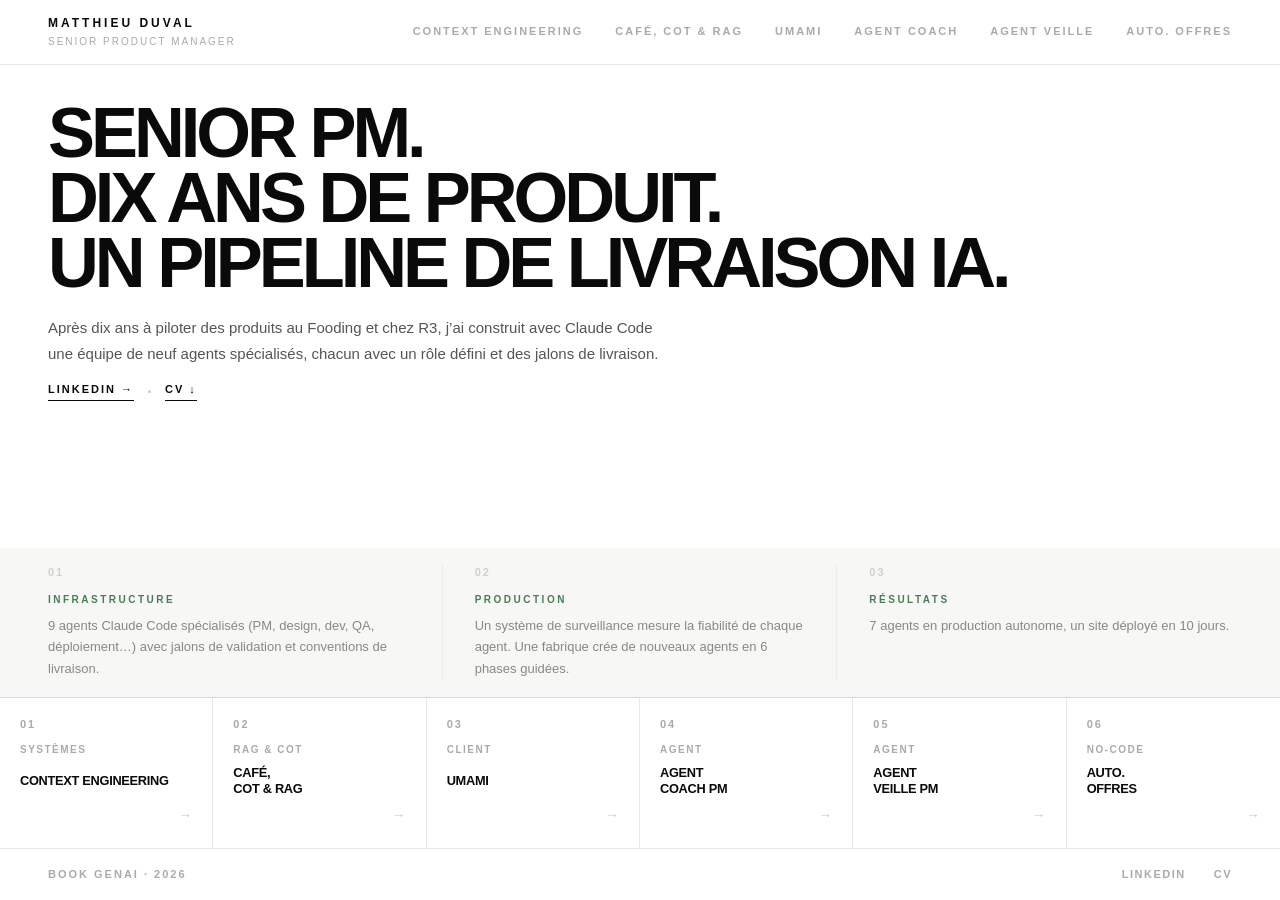
<file: index.html>
<!DOCTYPE html>
<html lang="fr">
<head>
    <meta charset="UTF-8">
    <meta name="viewport" content="width=device-width, initial-scale=1.0">
    <title>Matthieu Duval | Senior Product Manager</title>
    <meta property="og:title" content="Book IA · Matthieu Duval, Senior PM">
    <meta property="og:description" content="Agents Python en production, automation no-code, site livré pour un client. Décisions et trade-offs documentés pour chaque cas. Concret. Documenté. En production.">
    <meta property="og:image" content="https://matthieu-duval.com/og-image.png">
    <meta property="og:url" content="https://matthieu-duval.com/">
    <meta property="og:type" content="website">
    <meta property="og:locale" content="fr_FR">
    <meta name="description" content="Agents Python en production à 90-91% de fiabilité mesurée, automation no-code, site livré pour un client. Senior PM, Nantes.">
    <link rel="canonical" href="https://matthieu-duval.com/">
    <link rel="icon" type="image/png" sizes="192x192" href="favicon.png">
    <link rel="apple-touch-icon" href="favicon.png">
    <link href="https://api.fontshare.com/v2/css?f[]=satoshi@400,500,600,700,800,900&display=swap" rel="stylesheet">
    <link rel="stylesheet" href="styles.css">
    <script defer src="https://cloud.umami.is/script.js" data-website-id="a2a6b9a6-ece9-4ab3-b295-b6476c938f98"></script>
</head>
<body>

<div class="page">

    <nav>
        <div class="nav-inner">
            <a href="index.html" class="nav-brand">
                <div class="nav-brand-name">Matthieu Duval</div>
                <div class="nav-brand-title">Senior Product Manager</div>
            </a>
            <div class="nav-links">
                <a href="infra-ia.html">Context Engineering</a>
                <a href="cafe-cot-rag.html">CAF&Eacute;, CoT &amp; RAG</a>
                <a href="umami.html">UMAMI</a>
                <a href="agent-coach.html">Agent Coach</a>
                <a href="agent-veille.html">Agent Veille</a>
                <a href="pipeline-offres.html">Auto. Offres</a>
            </div>
            <button class="burger" id="burgerBtn" aria-label="Menu" aria-expanded="false" aria-controls="mobileNav">
                <span class="burger-bar"></span>
                <span class="burger-bar"></span>
            </button>
        </div>
    </nav>

    <div class="mobile-nav" id="mobileNav">
        <div class="mobile-nav-header">
            <button class="mobile-nav-close" id="mobileNavClose" aria-label="Fermer">&times;</button>
        </div>
        <nav class="mobile-nav-links">
            <a href="infra-ia.html">Context Engineering</a>
            <a href="cafe-cot-rag.html">CAF&Eacute;, CoT &amp; RAG</a>
            <a href="umami.html">UMAMI</a>
            <a href="agent-coach.html">Agent Coach</a>
            <a href="agent-veille.html">Agent Veille</a>
            <a href="pipeline-offres.html">Auto. Offres</a>
        </nav>
        <div class="mobile-nav-footer">
            <a href="https://www.linkedin.com/in/matthieu-duval-pm/" target="_blank" rel="noopener noreferrer" data-umami-event="mobile-nav-linkedin">LinkedIn</a>
            <a href="CV_MATTHIEU_DUVAL_Juin_2026.pdf" download data-umami-event="mobile-nav-cv">CV</a>
        </div>
    </div>

    <section class="hero-cover">
        <div class="hero-cover-narrative">
            <h1 class="hero-cover-h1">
                Senior PM.<br>Dix ans de produit.<br>Un pipeline de livraison IA.
            </h1>
            <div class="hero-cover-story">
                <p class="hero-cover-pitch">Apr&egrave;s dix ans &agrave; piloter des produits au Fooding et chez R3, j&rsquo;ai construit avec Claude Code une &eacute;quipe de neuf agents sp&eacute;cialis&eacute;s, chacun avec un r&ocirc;le d&eacute;fini et des jalons de livraison.</p>
                <div class="hero-cover-byline">
                    <a href="https://www.linkedin.com/in/matthieu-duval-pm/" target="_blank" rel="noopener noreferrer" data-umami-event="cta-linkedin">LinkedIn &rarr;</a>
                    <span class="hero-cover-byline-sep"></span>
                    <a href="CV_MATTHIEU_DUVAL_Juin_2026.pdf" download data-umami-event="cta-cv">CV &darr;</a>
                </div>
            </div>
        </div>
    </section>

    <div class="hero-cover-proof">
        <div class="hero-cover-grid">
            <div class="hero-cover-col">
                <span class="hero-cover-col-num">01</span>
                <div class="hero-cover-col-label">Infrastructure</div>
                <p class="hero-cover-col-text">9 agents Claude Code sp&eacute;cialis&eacute;s (PM, design, dev, QA, d&eacute;ploiement&hellip;) avec jalons de validation et conventions de livraison.</p>
            </div>
            <div class="hero-cover-col">
                <span class="hero-cover-col-num">02</span>
                <div class="hero-cover-col-label">Production</div>
                <p class="hero-cover-col-text">Un syst&egrave;me de surveillance mesure la fiabilit&eacute; de chaque agent. Une fabrique cr&eacute;e de nouveaux agents en 6 phases guid&eacute;es.</p>
            </div>
            <div class="hero-cover-col">
                <span class="hero-cover-col-num">03</span>
                <div class="hero-cover-col-label">R&eacute;sultats</div>
                <p class="hero-cover-col-text">7 agents en production autonome, un site d&eacute;ploy&eacute; en 10 jours.</p>
            </div>
        </div>
    </div>

    <div class="uc-strip">

        <a href="infra-ia.html" class="ucs-card" data-umami-event="uc-01">
            <div class="ucs-card-top">
                <span class="ucs-num">01</span>
                <span class="ucs-tag">Syst&egrave;mes</span>
            </div>
            <div class="ucs-title">Context Engineering</div>
            <span class="ucs-arrow">&rarr;</span>
        </a>

        <a href="cafe-cot-rag.html" class="ucs-card" data-umami-event="uc-02">
            <div class="ucs-card-top">
                <span class="ucs-num">02</span>
                <span class="ucs-tag">RAG &amp; CoT</span>
            </div>
            <div class="ucs-title">CAF&Eacute;,<br>CoT &amp; RAG</div>
            <span class="ucs-arrow">&rarr;</span>
        </a>

        <a href="umami.html" class="ucs-card" data-umami-event="uc-03">
            <div class="ucs-card-top">
                <span class="ucs-num">03</span>
                <span class="ucs-tag">Client</span>
            </div>
            <div class="ucs-title">UMAMI</div>
            <span class="ucs-arrow">&rarr;</span>
        </a>

        <a href="agent-coach.html" class="ucs-card" data-umami-event="uc-04">
            <div class="ucs-card-top">
                <span class="ucs-num">04</span>
                <span class="ucs-tag">Agent</span>
            </div>
            <div class="ucs-title">Agent<br>Coach PM</div>
            <span class="ucs-arrow">&rarr;</span>
        </a>

        <a href="agent-veille.html" class="ucs-card" data-umami-event="uc-05">
            <div class="ucs-card-top">
                <span class="ucs-num">05</span>
                <span class="ucs-tag">Agent</span>
            </div>
            <div class="ucs-title">Agent<br>Veille PM</div>
            <span class="ucs-arrow">&rarr;</span>
        </a>

        <a href="pipeline-offres.html" class="ucs-card" data-umami-event="uc-06">
            <div class="ucs-card-top">
                <span class="ucs-num">06</span>
                <span class="ucs-tag">No-code</span>
            </div>
            <div class="ucs-title">Auto.<br>Offres</div>
            <span class="ucs-arrow">&rarr;</span>
        </a>

    </div>

    <footer>
        <span class="footer-left">Book GenAI &middot; 2026</span>
        <div class="footer-right">
            <a href="https://www.linkedin.com/in/matthieu-duval-pm/" target="_blank" rel="noopener noreferrer" data-umami-event="footer-linkedin">LinkedIn</a>
            <a href="CV_MATTHIEU_DUVAL_Juin_2026.pdf" download data-umami-event="footer-cv">CV</a>
        </div>
    </footer>

</div>

<script>
    (function() {
        var burger = document.getElementById('burgerBtn');
        var mobileNav = document.getElementById('mobileNav');
        var mobileClose = document.getElementById('mobileNavClose');
        burger.addEventListener('click', function() { mobileNav.classList.add('open'); document.body.style.overflow = 'hidden'; burger.setAttribute('aria-expanded', 'true'); });
        mobileClose.addEventListener('click', function() { mobileNav.classList.remove('open'); document.body.style.overflow = ''; burger.setAttribute('aria-expanded', 'false'); });
    })();
</script>

</body>
</html>
</file>
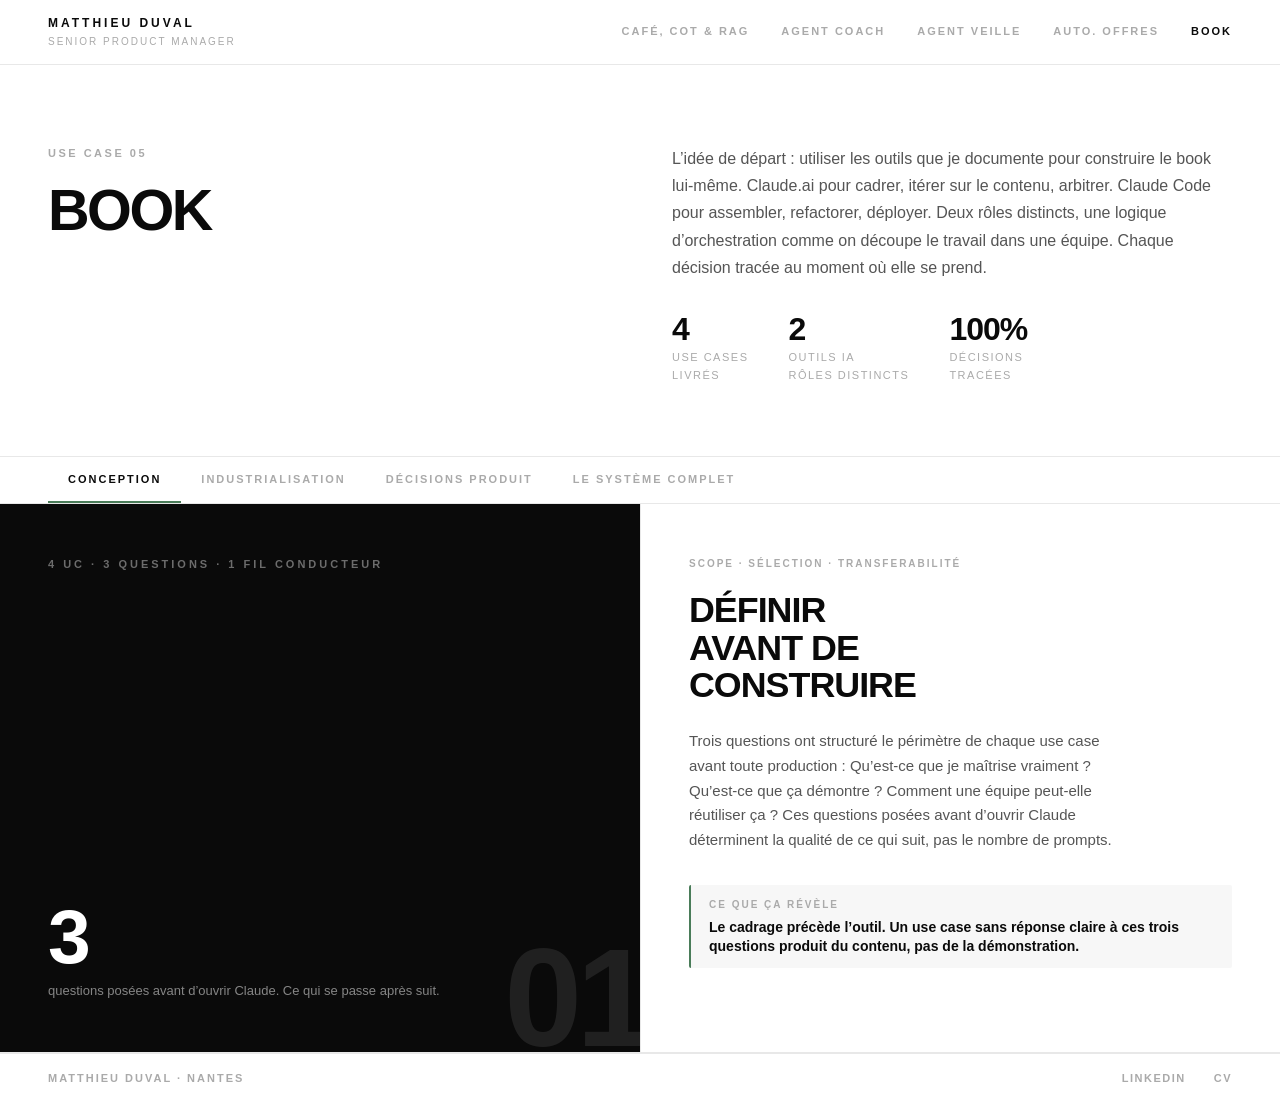
<file: UC4/index.html>
<!DOCTYPE html>
<html lang="fr">
<head>
    <meta charset="UTF-8">
    <meta name="viewport" content="width=device-width, initial-scale=1.0">
    <title>Book &mdash; Matthieu Duval</title>
    <link href="https://api.fontshare.com/v2/css?f[]=satoshi@400,500,600,700,800,900&display=swap" rel="stylesheet">
    <link rel="stylesheet" href="../styles.css">
</head>
<body>

<nav>
    <div class="nav-inner">
        <a href="../index.html" class="nav-brand">
            <div class="nav-brand-name">Matthieu Duval</div>
            <div class="nav-brand-title">Senior Product Manager</div>
        </a>
        <div class="nav-links">
            <a href="../cafe-cot-rag.html">CAF&Eacute;, CoT &amp; RAG</a>
            <a href="../agent-coach.html">Agent Coach</a>
            <a href="../agent-veille.html">Agent Veille</a>
            <a href="../pipeline-offres.html">Auto. Offres</a>
            <a href="index.html" class="active">Book</a>
        </div>
        <button class="burger" id="burgerBtn" aria-label="Menu">
            <span class="burger-bar"></span>
            <span class="burger-bar"></span>
        </button>
    </div>
</nav>

<div class="mobile-nav" id="mobileNav">
    <div class="mobile-nav-header">
        <button class="mobile-nav-close" id="mobileNavClose" aria-label="Fermer">&times;</button>
    </div>
    <nav class="mobile-nav-links">
        <a href="../cafe-cot-rag.html">CAF&Eacute;, CoT &amp; RAG</a>
        <a href="../agent-coach.html">Agent Coach</a>
        <a href="../agent-veille.html">Agent Veille</a>
        <a href="../pipeline-offres.html">Auto. Offres</a>
        <a href="index.html" class="active">Book</a>
    </nav>
    <div class="mobile-nav-footer">
        <a href="https://www.linkedin.com/in/matthieu-duval-pm/" target="_blank">LinkedIn</a>
        <a href="../CV_MATTHIEU_DUVAL_Juin_2026.pdf" target="_blank">CV</a>
    </div>
</div>

<section class="hero">
    <div class="hero-left">
        <div class="hero-eyebrow">Use case 05</div>
        <h1>Book</h1>
    </div>
    <div class="hero-right">
        <p class="hero-pitch">L&rsquo;id&eacute;e de d&eacute;part&nbsp;: utiliser les outils que je documente pour construire le book lui-m&ecirc;me. Claude.ai pour cadrer, it&eacute;rer sur le contenu, arbitrer. Claude Code pour assembler, refactorer, d&eacute;ployer. Deux r&ocirc;les distincts, une logique d&rsquo;orchestration comme on d&eacute;coupe le travail dans une &eacute;quipe. Chaque d&eacute;cision trac&eacute;e au moment o&ugrave; elle se prend.</p>
        <div class="hero-stats">
            <div class="hero-stat">
                <div class="hero-stat-num">4</div>
                <div class="hero-stat-label">Use cases<br>livr&eacute;s</div>
            </div>
            <div class="hero-stat">
                <div class="hero-stat-num">2</div>
                <div class="hero-stat-label">Outils IA<br>r&ocirc;les distincts</div>
            </div>
            <div class="hero-stat">
                <div class="hero-stat-num">100%</div>
                <div class="hero-stat-label">D&eacute;cisions<br>trac&eacute;es</div>
            </div>
        </div>
    </div>
</section>

<div class="tabs">
    <div class="tabs-inner">
        <button class="tab active" data-target="case-0">Conception</button>
        <button class="tab" data-target="case-1">Industrialisation</button>
        <button class="tab" data-target="case-2">D&eacute;cisions produit</button>
        <button class="tab" data-target="case-3">Le syst&egrave;me complet</button>
    </div>
</div>

<div class="cases">

    <!-- TAB 1 : Conception -->
    <div class="case active" id="case-0">
        <div class="case-visual">
            <div class="case-method">4 UC &middot; 3 questions &middot; 1 fil conducteur</div>
            <div class="case-impact-block">
                <div class="case-impact-num">3</div>
                <div class="case-impact-label">questions pos&eacute;es avant d&rsquo;ouvrir Claude. Ce qui se passe apr&egrave;s suit.</div>
            </div>
            <div class="case-visual-num">01</div>
        </div>
        <div class="case-content">
            <div>
                <div class="case-tag">Scope &middot; S&eacute;lection &middot; Transferabilit&eacute;</div>
                <h2 class="case-title">D&eacute;finir<br>avant de<br>construire</h2>
                <p class="case-desc">Trois questions ont structur&eacute; le p&eacute;rim&egrave;tre de chaque use case avant toute production&nbsp;: Qu&rsquo;est-ce que je ma&icirc;trise vraiment&nbsp;? Qu&rsquo;est-ce que &ccedil;a d&eacute;montre&nbsp;? Comment une &eacute;quipe peut-elle r&eacute;utiliser &ccedil;a&nbsp;? Ces questions pos&eacute;es avant d&rsquo;ouvrir Claude d&eacute;terminent la qualit&eacute; de ce qui suit, pas le nombre de prompts.</p>
                <div class="case-learning">
                    <div class="case-learning-label">Ce que &ccedil;a r&eacute;v&egrave;le</div>
                    <div class="case-learning-text">Le cadrage pr&eacute;c&egrave;de l&rsquo;outil. Un use case sans r&eacute;ponse claire &agrave; ces trois questions produit du contenu, pas de la d&eacute;monstration.</div>
                </div>
            </div>
        </div>
    </div>

    <!-- TAB 2 : Industrialisation -->
    <div class="case" id="case-1">
        <div class="case-visual">
            <div class="case-method">Claude Code &middot; CSS centralis&eacute; &middot; Design system &middot; Tabs</div>
            <div class="case-impact-block">
                <div class="case-impact-num">1</div>
                <div class="case-impact-label">fichier CSS pour 3 pages, rempla&ccedil;ant &sim;720 lignes inline dupliqu&eacute;es</div>
            </div>
            <div class="case-visual-num">02</div>
        </div>
        <div class="case-content">
            <div>
                <div class="case-tag">Claude.ai &middot; Claude Code &middot; R&eacute;partition des r&ocirc;les</div>
                <h2 class="case-title">Le bon outil<br>pour la<br>bonne t&acirc;che</h2>
                <p class="case-desc">Claude.ai pour le jugement&nbsp;: cadrer, choisir, arbitrer. Claude Code pour l&rsquo;ex&eacute;cution&nbsp;: int&eacute;grer, harmoniser, d&eacute;ployer. La r&egrave;gle appliqu&eacute;e&nbsp;: t&acirc;che de d&eacute;cision &rarr; Claude.ai, t&acirc;che d&rsquo;impl&eacute;mentation &rarr; Claude Code. Confondre les deux, c&rsquo;est obtenir des r&eacute;ponses techniques &agrave; des questions &eacute;ditoriales.</p>
                <div class="build-steps">
                    <div class="build-step">
                        <div class="build-step-tool green">Claude.ai</div>
                        <div class="build-step-body">
                            <div class="build-step-title">Cadrage</div>
                            <div class="build-step-desc">D&eacute;finir le scope des UC, arbitrer la DA, valider chaque &eacute;tape &eacute;ditoriale. Les d&eacute;cisions restent humaines.</div>
                        </div>
                    </div>
                    <div class="build-step">
                        <div class="build-step-tool green">Claude.ai</div>
                        <div class="build-step-body">
                            <div class="build-step-title">Validation</div>
                            <div class="build-step-desc">Relecture de chaque contenu, correction des marqueurs IA, arbitrage des formulations. L&rsquo;&oelig;il critique avant livraison.</div>
                        </div>
                    </div>
                    <div class="build-step">
                        <div class="build-step-tool">Claude Code</div>
                        <div class="build-step-body">
                            <div class="build-step-title">Assemblage</div>
                            <div class="build-step-desc">Centralisation CSS (~720 lignes inline &rarr; 1 fichier), migration design system, int&eacute;gration des UC, coh&eacute;rence cross-pages.</div>
                        </div>
                    </div>
                    <div class="build-step">
                        <div class="build-step-tool">Claude Code</div>
                        <div class="build-step-body">
                            <div class="build-step-title">D&eacute;ploiement</div>
                            <div class="build-step-desc">Chaque modification est pouss&eacute;e sur GitHub, ce qui d&eacute;clenche automatiquement un nouveau build sur Netlify. Pas d&rsquo;op&eacute;ration manuelle&nbsp;: le site est &agrave; jour en 30 secondes. V&eacute;rification des liens et tests cross-device ensuite.</div>
                        </div>
                    </div>
                </div>
                <div class="case-learning">
                    <div class="case-learning-label">Ce que &ccedil;a r&eacute;v&egrave;le</div>
                    <div class="case-learning-text">Utiliser deux outils IA sans d&eacute;finir leurs r&ocirc;les, c&rsquo;est comme travailler avec deux PO sur le m&ecirc;me backlog. La r&eacute;partition des r&ocirc;les pr&eacute;c&egrave;de l&rsquo;ex&eacute;cution.</div>
                </div>
            </div>
        </div>
    </div>

    <!-- TAB 3 : Décisions produit -->
    <div class="case" id="case-2">
        <div class="case-visual">
            <div class="case-method">Arbitrages &middot; Pivots &middot; Preuves de d&eacute;cision PM</div>
            <div class="case-impact-block">
                <div class="case-impact-num">3</div>
                <div class="case-impact-label">d&eacute;cisions structurantes, avec rejet explicit&eacute; et cons&eacute;quence concr&egrave;te</div>
            </div>
            <div class="case-visual-num">03</div>
        </div>
        <div class="case-content">
            <div>
                <div class="case-tag">DA &middot; Architecture &middot; Design system</div>
                <h2 class="case-title">Ce qui<br>a &eacute;t&eacute;<br>arbitr&eacute;</h2>
                <div class="decisions-list">
                    <div class="decision-item">
                        <div class="decision-num">01</div>
                        <div class="decision-body">
                            <div class="decision-vs">
                                <span class="decision-option chosen">4 UC cibl&eacute;s</span>
                                <span class="decision-sep">vs</span>
                                <span class="decision-option rejected">Couvrir plus de terrain</span>
                            </div>
                            <div class="decision-why">Chaque UC suppl&eacute;mentaire sans usage r&eacute;el dilue la cr&eacute;dibilit&eacute;. Les 4 UC retenus correspondent chacun &agrave; une pratique effective&nbsp;: m&eacute;thodes utilis&eacute;es quotidiennement, agent actif sur chaque candidature, veille publi&eacute;e chaque lundi, book construit avec les outils qu&rsquo;il documente.</div>
                            <div class="decision-consequence"><strong>Sans ce choix&nbsp;:</strong> un book plus large mais moins cr&eacute;dible&nbsp;: des cas d&rsquo;usage sans trace d&rsquo;usage r&eacute;el.</div>
                        </div>
                    </div>
                    <div class="decision-item">
                        <div class="decision-num">02</div>
                        <div class="decision-body">
                            <div class="decision-vs">
                                <span class="decision-option chosen">Tabs (1 case &agrave; la fois)</span>
                                <span class="decision-sep">vs</span>
                                <span class="decision-option rejected">Scroll vertical (tout visible)</span>
                            </div>
                            <div class="decision-why">Les tabs forcent la lecture s&eacute;quentielle&nbsp;: le recruteur lit un case study complet avant de passer au suivant. Le scroll permettait de voir les 4 cases d&rsquo;un coup, mais &ccedil;a invite &agrave; survoler plut&ocirc;t qu&rsquo;&agrave; lire. D&eacute;cision d&rsquo;architecture de l&rsquo;information, pas de UI.</div>
                            <div class="decision-consequence"><strong>Sans ce choix&nbsp;:</strong> une page trop longue o&ugrave; chaque case study est survol&eacute; plut&ocirc;t que lu.</div>
                        </div>
                    </div>
                    <div class="decision-item">
                        <div class="decision-num">03</div>
                        <div class="decision-body">
                            <div class="decision-vs">
                                <span class="decision-option chosen">styles.css centralis&eacute;</span>
                                <span class="decision-sep">vs</span>
                                <span class="decision-option rejected">CSS inline dupliqu&eacute; &times;3</span>
                            </div>
                            <div class="decision-why">Une seule source de v&eacute;rit&eacute; pr&eacute;vient les divergences, comme un backlog unifi&eacute; &eacute;vite les priorit&eacute;s contradictoires. 3 fichiers HTML avec chacun ~240 lignes de CSS inline signifiait 3 interventions manuelles &agrave; chaque modification de palette ou de typo.</div>
                            <div class="decision-consequence"><strong>Sans ce choix&nbsp;:</strong> des incoh&eacute;rences visuelles accumul&eacute;es &agrave; mesure que le book grandit, impossibles &agrave; rattraper sans tout reprendre.</div>
                        </div>
                    </div>
                </div>
                <div class="case-learning">
                    <div class="case-learning-label">Ce que &ccedil;a r&eacute;v&egrave;le</div>
                    <div class="case-learning-text">Documenter ce qu&rsquo;on n&rsquo;a pas fait, et expliquer pourquoi, est aussi utile que documenter ce qu&rsquo;on a livr&eacute;. Un choix sans rejet explicit&eacute;, c&rsquo;est une pr&eacute;f&eacute;rence, pas une d&eacute;cision.</div>
                </div>
            </div>
        </div>
    </div>

    <!-- TAB 4 : Le système complet -->
    <div class="case" id="case-3">
        <div class="case-visual">
            <div class="case-method">4 UC &middot; 1 fil conducteur &middot; Pratique r&eacute;elle &agrave; chaque &eacute;tape</div>
            <div class="case-impact-block">
                <div class="case-impact-num">4</div>
                <div class="case-impact-label">use cases qui se lisent ensemble, chacun d&eacute;montrant une couche diff&eacute;rente de la ma&icirc;trise IA</div>
            </div>
            <div class="case-visual-num">04</div>
        </div>
        <div class="case-content">
            <div>
                <div class="case-tag">Vue d&rsquo;ensemble &middot; Coh&eacute;rence &middot; Progression</div>
                <h2 class="case-title">Un syst&egrave;me,<br>pas<br>une liste</h2>
                <p class="case-desc">Les 4 UC suivent une progression&nbsp;: m&eacute;thodes de base, agent de pr&eacute;paration, automatisation, et le book comme preuve finale. Chaque couche s&rsquo;appuie sur la pr&eacute;c&eacute;dente. UC2 utilise les m&eacute;thodes d&rsquo;UC1. UC3 a &eacute;t&eacute; construit avec l&rsquo;Agent Coach d&rsquo;UC2. UC4 documente tout en temps r&eacute;el avec les m&ecirc;mes outils.</p>
                <div class="workflow-steps">
                    <div class="workflow-step">
                        <span class="workflow-num">UC1</span>
                        <span class="workflow-text">Structurer un prompt, tester sur de vrais documents, mesurer les &eacute;carts entre mod&egrave;les.</span>
                    </div>
                    <div class="workflow-step">
                        <span class="workflow-num">UC2</span>
                        <span class="workflow-text">Concevoir un agent A&ndash;Z&nbsp;: architecture, RAG, modes distincts, usage terrain sur chaque candidature.</span>
                    </div>
                    <div class="workflow-step">
                        <span class="workflow-num">UC3</span>
                        <span class="workflow-text">Automatiser avec Python et APIs brutes, sans no-code. Agent fonctionnel en une journ&eacute;e.</span>
                    </div>
                    <div class="workflow-step">
                        <span class="workflow-num">UC4</span>
                        <span class="workflow-text">Orchestrer deux outils IA sur un livrable complet, documenter chaque d&eacute;cision en temps r&eacute;el.</span>
                    </div>
                </div>
                <div class="case-learning">
                    <div class="case-learning-label">Ce que &ccedil;a r&eacute;v&egrave;le</div>
                    <div class="case-learning-text">La progression n&rsquo;&eacute;tait pas planifi&eacute;e d&egrave;s le d&eacute;part. Elle s&rsquo;est r&eacute;v&eacute;l&eacute;e en construisant. C&rsquo;est souvent comme &ccedil;a que fonctionnent les bons syst&egrave;mes produit.</div>
                </div>
            </div>
        </div>
    </div>

</div>

<footer>
    <a href="../index.html" class="footer-left">Matthieu Duval &middot; Nantes</a>
    <div class="footer-right">
        <a href="https://www.linkedin.com/in/matthieu-duval-pm/" target="_blank">LinkedIn</a>
        <a href="../CV_MATTHIEU_DUVAL_Juin_2026.pdf" target="_blank">CV</a>
    </div>
</footer>

<button class="scroll-top" id="scrollTop" aria-label="Retour en haut">&uarr;</button>

<script>
    (function() {
        var btn = document.getElementById('scrollTop');
        window.addEventListener('scroll', function() {
            btn.classList.toggle('visible', window.scrollY > 400);
        });
        btn.addEventListener('click', function() {
            window.scrollTo({ top: 0, behavior: 'smooth' });
        });
        var tabs = document.querySelectorAll('.tab');
        var cases = document.querySelectorAll('.case');
        tabs.forEach(function(tab) {
            tab.addEventListener('click', function() {
                tabs.forEach(function(t) { t.classList.remove('active'); });
                cases.forEach(function(c) { c.classList.remove('active'); });
                tab.classList.add('active');
                document.getElementById(tab.dataset.target).classList.add('active');
            });
        });
        var burger = document.getElementById('burgerBtn');
        var mobileNav = document.getElementById('mobileNav');
        var mobileClose = document.getElementById('mobileNavClose');
        burger.addEventListener('click', function() { mobileNav.classList.add('open'); document.body.style.overflow = 'hidden'; });
        mobileClose.addEventListener('click', function() { mobileNav.classList.remove('open'); document.body.style.overflow = ''; });
    })();
</script>

</body>
</html>
</file>
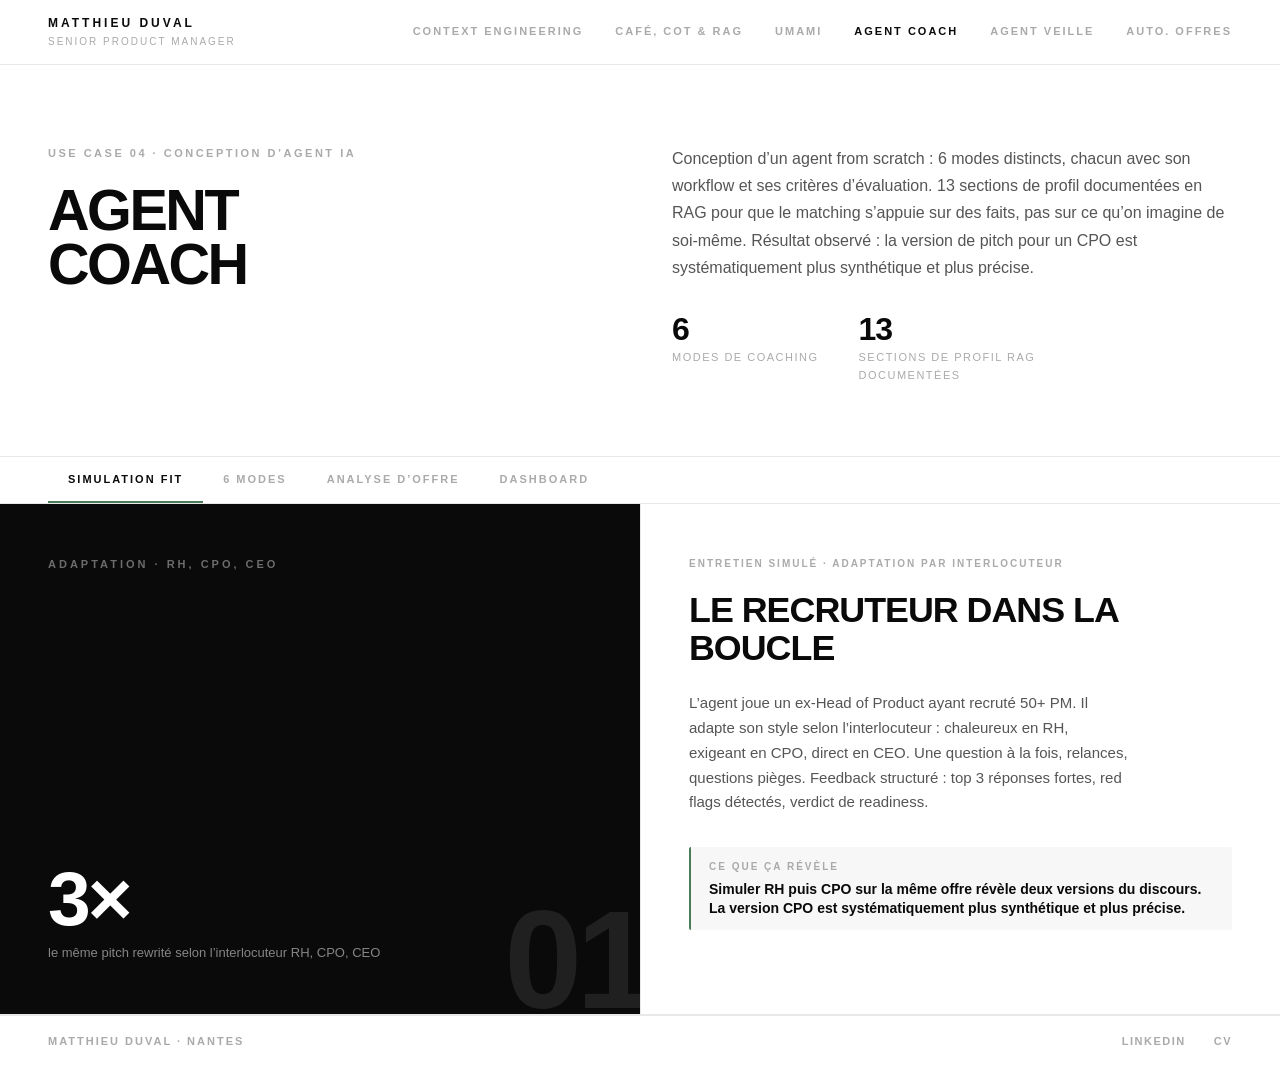
<file: agent-coach.html>
<!DOCTYPE html>
<html lang="fr">
<head>
    <meta charset="UTF-8">
    <meta name="viewport" content="width=device-width, initial-scale=1.0">
    <title>Agent Coach | Matthieu Duval</title>
    <meta name="description" content="Un agent de coaching structuré en 6 modes : simulation fit, analyse d'offre, case study, feedback. 13 sections de profil documentées. UC04 — Book IA Matthieu Duval.">
    <meta property="og:title" content="Agent Coach PM — 6 modes, 13 sections de profil · Matthieu Duval">
    <meta property="og:description" content="Un agent de coaching structuré en 6 modes : simulation fit, analyse d'offre, case study, feedback. 13 sections de profil documentées pour un matching factuel.">
    <meta property="og:image" content="https://matthieu-duval.com/og-image.png">
    <meta property="og:url" content="https://matthieu-duval.com/agent-coach.html">
    <meta property="og:type" content="website">
    <meta property="og:locale" content="fr_FR">
    <link rel="canonical" href="https://matthieu-duval.com/agent-coach.html">
    <link rel="icon" type="image/png" sizes="192x192" href="favicon.png">
    <link rel="apple-touch-icon" href="favicon.png">
    <link href="https://api.fontshare.com/v2/css?f[]=satoshi@400,500,600,700,800,900&display=swap" rel="stylesheet">
    <link rel="stylesheet" href="styles.css">
    <script defer src="https://cloud.umami.is/script.js" data-website-id="a2a6b9a6-ece9-4ab3-b295-b6476c938f98"></script>
</head>
<body>

<nav>
    <div class="nav-inner">
        <a href="index.html" class="nav-brand">
            <div class="nav-brand-name">Matthieu Duval</div>
            <div class="nav-brand-title">Senior Product Manager</div>
        </a>
        <div class="nav-links">
            <a href="infra-ia.html">Context Engineering</a>
            <a href="cafe-cot-rag.html">CAF&Eacute;, CoT &amp; RAG</a>
            <a href="umami.html">UMAMI</a>
            <a href="agent-coach.html" class="active">Agent Coach</a>
            <a href="agent-veille.html">Agent Veille</a>
            <a href="pipeline-offres.html">Auto. Offres</a>
        </div>
        <button class="burger" id="burgerBtn" aria-label="Menu" aria-expanded="false" aria-controls="mobileNav">
            <span class="burger-bar"></span>
            <span class="burger-bar"></span>
        </button>
    </div>
</nav>

<div class="mobile-nav" id="mobileNav">
    <div class="mobile-nav-header">
        <button class="mobile-nav-close" id="mobileNavClose" aria-label="Fermer">&times;</button>
    </div>
    <nav class="mobile-nav-links">
        <a href="infra-ia.html">Context Engineering</a>
        <a href="cafe-cot-rag.html">CAF&Eacute;, CoT &amp; RAG</a>
        <a href="umami.html">UMAMI</a>
        <a href="agent-coach.html" class="active">Agent Coach</a>
        <a href="agent-veille.html">Agent Veille</a>
        <a href="pipeline-offres.html">Auto. Offres</a>
    </nav>
    <div class="mobile-nav-footer">
        <a href="https://www.linkedin.com/in/matthieu-duval-pm/" target="_blank" rel="noopener noreferrer" data-umami-event="cta-linkedin">LinkedIn</a>
        <a href="CV_MATTHIEU_DUVAL_Juin_2026.pdf" download data-umami-event="cta-cv">CV</a>
    </div>
</div>

<section class="hero">
    <div class="hero-left">
        <p class="hero-eyebrow">Use case 04 &middot; Conception d&rsquo;agent IA</p>
        <h1>Agent<br>Coach</h1>
    </div>
    <div class="hero-right">
        <p class="hero-pitch">Conception d&rsquo;un agent from scratch&nbsp;: 6 modes distincts, chacun avec son workflow et ses crit&egrave;res d&rsquo;&eacute;valuation. 13 sections de profil document&eacute;es en RAG pour que le matching s&rsquo;appuie sur des faits, pas sur ce qu&rsquo;on imagine de soi-m&ecirc;me. R&eacute;sultat observ&eacute;&nbsp;: la version de pitch pour un CPO est syst&eacute;matiquement plus synth&eacute;tique et plus pr&eacute;cise.</p>
        <div class="hero-stats">
            <div class="hero-stat">
                <div class="hero-stat-num">6</div>
                <div class="hero-stat-label">Modes de coaching</div>
            </div>
            <div class="hero-stat">
                <div class="hero-stat-num">13</div>
                <div class="hero-stat-label">Sections de profil RAG<br>document&eacute;es</div>
            </div>
        </div>
    </div>
</section>

<div class="tabs">
    <div class="tabs-inner">
        <button class="tab active" data-target="case-0" data-umami-event="tab-coach-fit">Simulation fit</button>
        <button class="tab" data-target="case-1" data-umami-event="tab-coach-modes">6 modes</button>
        <button class="tab" data-target="case-2" data-umami-event="tab-coach-offre">Analyse d&rsquo;offre</button>
        <button class="tab" data-target="case-3" data-umami-event="tab-coach-dashboard">Dashboard</button>
    </div>
</div>

<div class="cases">

    <!-- CASE 1 : Simulation fit -->
    <div class="case active" id="case-0">
        <div class="case-visual">
            <div class="case-method">Adaptation &middot; RH, CPO, CEO</div>
            <div class="case-impact-block">
                <div class="case-impact-num">3&times;</div>
                <div class="case-impact-label">le m&ecirc;me pitch rewrit&eacute; selon l&rsquo;interlocuteur RH, CPO, CEO</div>
            </div>
            <div class="case-visual-num">01</div>
        </div>
        <div class="case-content">
            <div>
                <div class="case-tag">Entretien simul&eacute; &middot; Adaptation par interlocuteur</div>
                <h2 class="case-title">Le recruteur dans la boucle</h2>
                <p class="case-desc">L&rsquo;agent joue un ex-Head of Product ayant recrut&eacute; 50+ PM. Il adapte son style selon l&rsquo;interlocuteur&nbsp;: chaleureux en RH, exigeant en CPO, direct en CEO. Une question &agrave; la fois, relances, questions pi&egrave;ges. Feedback structur&eacute;&nbsp;: top 3 r&eacute;ponses fortes, red flags d&eacute;tect&eacute;s, verdict de readiness.</p>
            </div>
            <div class="case-learning">
                <div class="case-learning-label">Ce que &ccedil;a r&eacute;v&egrave;le</div>
                <div class="case-learning-text">Simuler RH puis CPO sur la m&ecirc;me offre r&eacute;v&egrave;le deux versions du discours. La version CPO est syst&eacute;matiquement plus synth&eacute;tique et plus pr&eacute;cise.</div>
            </div>
        </div>
    </div>

    <!-- CASE 2 : 6 modes -->
    <div class="case" id="case-1">
        <div class="case-visual">
            <div class="case-method">Architecture &middot; 6 workflows distincts</div>
            <div class="case-impact-block">
                <div class="case-impact-num">6</div>
                <div class="case-impact-label">modes distincts, chacun avec son workflow et ses crit&egrave;res d&rsquo;&eacute;valuation</div>
            </div>
            <div class="case-visual-num">02</div>
        </div>
        <div class="case-content">
            <div>
                <div class="case-tag">Design de l&rsquo;agent &middot; Architecture modale</div>
                <h2 class="case-title">6 modes</h2>
                <p class="case-desc">L&rsquo;agent n&rsquo;est pas un chatbot g&eacute;n&eacute;raliste. Il est structur&eacute; en 6 modes distincts&nbsp;: chaque mode a son workflow, ses crit&egrave;res d&rsquo;&eacute;valuation, son scoring. La conception pr&eacute;c&egrave;de l&rsquo;usage.</p>
                <div class="modes-grid">
                    <div class="mode-item">
                        <div class="mode-num">01</div>
                        <div>
                            <div class="mode-name">Pitch</div>
                            <div class="mode-desc">Tu construis et affines ton pitch selon l&rsquo;interlocuteur. It&eacute;ration jusqu&rsquo;&agrave; validation.</div>
                        </div>
                    </div>
                    <div class="mode-item">
                        <div class="mode-num">02</div>
                        <div>
                            <div class="mode-name">Simulation fit</div>
                            <div class="mode-desc">L&rsquo;agent joue le recruteur. Une question &agrave; la fois, relances, curveballs. Verdict de readiness en fin de session.</div>
                        </div>
                    </div>
                    <div class="mode-item">
                        <div class="mode-num">03</div>
                        <div>
                            <div class="mode-name">Case study</div>
                            <div class="mode-desc">Brief produit, questions de relance comme un jury. Scoring sur 5 crit&egrave;res&nbsp;: structure, profondeur d&rsquo;analyse, pragmatisme, m&eacute;triques, originalit&eacute;.</div>
                        </div>
                    </div>
                    <div class="mode-item">
                        <div class="mode-num">04</div>
                        <div>
                            <div class="mode-name">Feedback</div>
                            <div class="mode-desc">Tu soumets un contenu&nbsp;: r&eacute;ponse, pitch, lettre de motivation. L&rsquo;agent produit une version avant et une version apr&egrave;s.</div>
                        </div>
                    </div>
                    <div class="mode-item">
                        <div class="mode-num">05</div>
                        <div>
                            <div class="mode-name">Analyse offre</div>
                            <div class="mode-desc">9 dimensions&nbsp;: matching profil, points forts, gaps, red flags, questions probables, angles d&rsquo;attaque, questions &agrave; poser, scoring /100, strat&eacute;gie de n&eacute;gociation. Verdict GO&nbsp;/ &Agrave; creuser&nbsp;/ Pass.</div>
                        </div>
                    </div>
                    <div class="mode-item">
                        <div class="mode-num">06</div>
                        <div>
                            <div class="mode-name">Debrief</div>
                            <div class="mode-desc">Tu d&eacute;cris l&rsquo;entretien pass&eacute;. L&rsquo;agent identifie ce qui a fonctionn&eacute; et comment aborder le suivant.</div>
                        </div>
                    </div>
                </div>
            </div>
            <div class="case-learning">
                <div class="case-learning-label">Ce que &ccedil;a r&eacute;v&egrave;le</div>
                <div class="case-learning-text">Un bon agent n&rsquo;est pas un chatbot qui r&eacute;pond &agrave; tout. C&rsquo;est un syst&egrave;me avec des modes distincts, des workflows d&eacute;finis et des crit&egrave;res explicites. Le design prime sur l&rsquo;usage.</div>
            </div>
        </div>
    </div>

    <!-- CASE 3 : Analyse d'offre -->
    <div class="case" id="case-2">
        <div class="case-visual">
            <div class="case-method">Scoring &middot; 9 dimensions avant de postuler</div>
            <div class="case-impact-block">
                <div class="case-impact-num">9</div>
                <div class="case-impact-label">dimensions analys&eacute;es avant chaque candidature</div>
            </div>
            <div class="case-visual-num">03</div>
        </div>
        <div class="case-content">
            <div>
                <div class="case-tag">Scoring &middot; Gaps &middot; Red flags &middot; N&eacute;gociation</div>
                <h2 class="case-title">D&eacute;cider avant de postuler</h2>
                <p class="case-desc">L&rsquo;agent analyse chaque offre en 9 dimensions&nbsp;: matching profil, points forts, gaps &agrave; combler, red flags ESN, questions probables, angles de diff&eacute;renciation, questions &agrave; poser au recruteur, scoring /100, strat&eacute;gie de n&eacute;gociation. Le RAG garantit que le matching s&rsquo;appuie sur des faits document&eacute;s, pas sur une image floue de soi.</p>
            </div>
            <div class="case-learning">
                <div class="case-learning-label">Ce que &ccedil;a r&eacute;v&egrave;le</div>
                <div class="case-learning-text">Avant, je postulais puis je pr&eacute;parais. Maintenant je score d&rsquo;abord. Deux offres similaires en intitul&eacute; peuvent scorer tr&egrave;s diff&eacute;remment sur &laquo;&nbsp;maturit&eacute; &eacute;quipe produit&nbsp;&raquo;.</div>
            </div>
        </div>
    </div>

    <!-- CASE 4 : Dashboard -->
    <div class="case" id="case-3">
        <div class="case-visual">
            <div class="case-method">Usage terrain &middot; Entre les sessions</div>
            <div class="case-impact-block">
                <div class="case-impact-num">4</div>
                <div class="case-impact-label">modules&nbsp;: checklists, fiches narratives, tracker, exercices oraux</div>
            </div>
            <div class="case-visual-num">04</div>
        </div>
        <div class="case-content">
            <div>
                <div class="case-tag">Pr&eacute;paration active &middot; Suivi candidatures</div>
                <h2 class="case-title">Le Dashboard</h2>
                <p class="case-desc">L&rsquo;agent coaching fonctionne en session. Entre les sessions, un dashboard HTML centralise&nbsp;: checklists interactives pr&eacute;sentiel et visio, fiches narratives pour les sujets sensibles, tracker de candidatures avec statuts, exercices d&rsquo;expressivit&eacute; orale. Un fichier HTML local, z&eacute;ro d&eacute;pendance&nbsp;: disponible m&ecirc;me sans acc&egrave;s &agrave; Claude.</p>
            </div>
            <div class="case-learning">
                <div class="case-learning-label">Ce que &ccedil;a r&eacute;v&egrave;le</div>
                <div class="case-learning-text">Un bon syst&egrave;me ne repose pas sur un seul outil. L&rsquo;agent pense, le dashboard agit.</div>
            </div>
            <a href="https://summer-mud-2d61.matthieu-duval1104.workers.dev/" target="_blank" rel="noopener noreferrer" class="case-link">Ouvrir le dashboard &rarr;</a>
        </div>
    </div>

</div>

<footer>
    <a href="index.html" class="footer-left">Matthieu Duval &middot; Nantes</a>
    <div class="footer-right">
        <a href="https://www.linkedin.com/in/matthieu-duval-pm/" target="_blank" rel="noopener noreferrer" data-umami-event="cta-linkedin">LinkedIn</a>
        <a href="CV_MATTHIEU_DUVAL_Juin_2026.pdf" download data-umami-event="cta-cv">CV</a>
    </div>
</footer>

<button class="scroll-top" id="scrollTop" aria-label="Retour en haut">&uarr;</button>

<script>
    (function() {
        var btn = document.getElementById('scrollTop');
        window.addEventListener('scroll', function() {
            btn.classList.toggle('visible', window.scrollY > 400);
        });
        btn.addEventListener('click', function() {
            window.scrollTo({ top: 0, behavior: 'smooth' });
        });

        var tabs = document.querySelectorAll('.tab');
        var cases = document.querySelectorAll('.case');
        tabs.forEach(function(tab) {
            tab.addEventListener('click', function() {
                tabs.forEach(function(t) { t.classList.remove('active'); });
                cases.forEach(function(c) { c.classList.remove('active'); });
                tab.classList.add('active');
                document.getElementById(tab.dataset.target).classList.add('active');
            });
        });
        var burger = document.getElementById('burgerBtn');
        var mobileNav = document.getElementById('mobileNav');
        var mobileClose = document.getElementById('mobileNavClose');
        burger.addEventListener('click', function() { mobileNav.classList.add('open'); document.body.style.overflow = 'hidden'; burger.setAttribute('aria-expanded', 'true'); });
        mobileClose.addEventListener('click', function() { mobileNav.classList.remove('open'); document.body.style.overflow = ''; burger.setAttribute('aria-expanded', 'false'); });
    })();
</script>

</body>
</html>
</file>
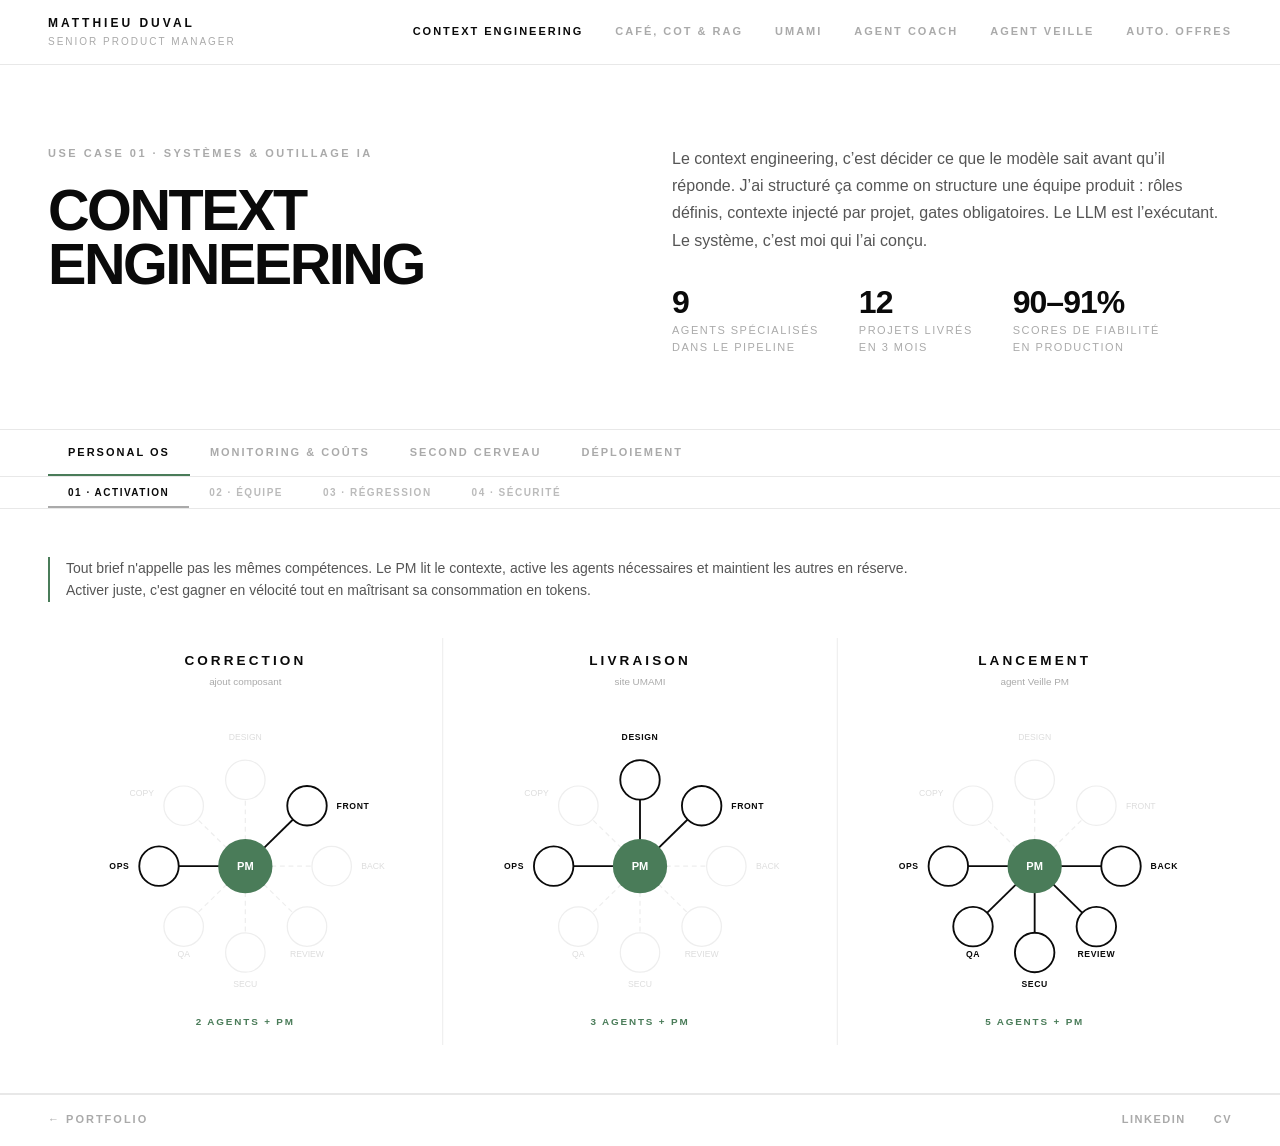
<file: agent-factory.html>
<!DOCTYPE html>
<html lang="fr">
<head>
    <meta charset="UTF-8">
    <meta name="viewport" content="width=device-width, initial-scale=1.0">
    <meta http-equiv="refresh" content="0; url=infra-ia.html">
    <title>Agent Factory | Matthieu Duval</title>
    <meta name="description" content="6 phases séquentielles pour créer des agents sans reproduire les mêmes erreurs. Phase 6 dans un finally : la doc ne peut plus être oubliée. UC07 — Book IA Matthieu Duval.">
    <meta property="og:title" content="Agent Factory — Standardiser la création d'agents en 6 phases · Matthieu Duval">
    <meta property="og:description" content="Après 6 agents et les mêmes anti-patterns, une Factory CLI 6 phases. Phase 6 dans un finally : la documentation est toujours à jour, même si le reste échoue.">
    <meta property="og:image" content="https://matthieu-duval.com/og-image.png">
    <meta property="og:url" content="https://matthieu-duval.com/agent-factory.html">
    <meta property="og:type" content="website">
    <meta property="og:locale" content="fr_FR">
    <link rel="canonical" href="https://matthieu-duval.com/agent-factory.html">
    <link rel="icon" type="image/png" sizes="192x192" href="favicon.png">
    <link rel="apple-touch-icon" href="favicon.png">
    <link href="https://api.fontshare.com/v2/css?f[]=satoshi@400,500,600,700,800,900&display=swap" rel="stylesheet">
    <link rel="stylesheet" href="styles.css">
    <script defer src="https://cloud.umami.is/script.js" data-website-id="a2a6b9a6-ece9-4ab3-b295-b6476c938f98"></script>
</head>
<body>

<nav>
    <div class="nav-inner">
        <a href="index.html" class="nav-brand">
            <div class="nav-brand-name">Matthieu Duval</div>
            <div class="nav-brand-title">Senior Product Manager</div>
        </a>
        <div class="nav-links">
            <a href="cafe-cot-rag.html">CAF&Eacute;, CoT &amp; RAG</a>
            <a href="infra-ia.html">Context Engineering</a>
            <a href="agent-coach.html">Agent Coach</a>
            <a href="pipeline-offres.html">Auto. Offres</a>
            <a href="agent-veille.html">Agent Veille</a>
            <a href="umami.html">UMAMI</a>
        </div>
        <button class="burger" id="burgerBtn" aria-label="Menu">
            <span class="burger-bar"></span>
            <span class="burger-bar"></span>
        </button>
    </div>
</nav>

<div class="mobile-nav" id="mobileNav">
    <div class="mobile-nav-header">
        <button class="mobile-nav-close" id="mobileNavClose" aria-label="Fermer">&times;</button>
    </div>
    <nav class="mobile-nav-links">
        <a href="cafe-cot-rag.html">CAF&Eacute;, CoT &amp; RAG</a>
        <a href="infra-ia.html">Context Engineering</a>
        <a href="agent-coach.html">Agent Coach</a>
        <a href="pipeline-offres.html">Auto. Offres</a>
        <a href="agent-veille.html">Agent Veille</a>
        <a href="umami.html">UMAMI</a>
    </nav>
    <div class="mobile-nav-footer">
        <a href="https://www.linkedin.com/in/matthieu-duval-pm/" target="_blank" data-umami-event="cta-linkedin">LinkedIn</a>
        <a href="CV_MATTHIEU_DUVAL_Juin_2026.pdf" target="_blank" data-umami-event="cta-cv">CV</a>
    </div>
</div>

<section class="hero">
    <div class="hero-left">
        <div class="hero-eyebrow">Use case 07</div>
        <h1>Agent<br>Factory</h1>
    </div>
    <div class="hero-right">
        <p class="hero-pitch">Apr&egrave;s 6 agents construits, les m&ecirc;mes erreurs revenaient&nbsp;: chemins fig&eacute;s, ann&eacute;es cod&eacute;es en dur, documentation oubli&eacute;e en fin de session. La Factory standardise la cr&eacute;ation en 6 phases s&eacute;quentielles. Phase&nbsp;6 dans un bloc <em>finally</em>&nbsp;: la doc ne peut plus &ecirc;tre oubli&eacute;e.</p>
        <div class="hero-stats">
            <div class="hero-stat">
                <div class="hero-stat-num">6</div>
                <div class="hero-stat-label">Phases<br>s&eacute;quentielles</div>
            </div>
            <div class="hero-stat">
                <div class="hero-stat-num">3</div>
                <div class="hero-stat-label">Fichiers g&eacute;n&eacute;r&eacute;s<br>par Claude</div>
            </div>
            <div class="hero-stat">
                <div class="hero-stat-num">0</div>
                <div class="hero-stat-label">Doc oubli&eacute;e<br>Phase 6 en finally</div>
            </div>
        </div>
    </div>
</section>

<div class="tabs">
    <div class="tabs-inner">
        <button class="tab active" data-target="case-0" data-umami-event="tab-factory-probleme">Probl&egrave;me</button>
        <button class="tab" data-target="case-1" data-umami-event="tab-factory-phases">6 phases</button>
        <button class="tab" data-target="case-2" data-umami-event="tab-factory-antipatterns">Anti-patterns</button>
        <button class="tab" data-target="case-3" data-umami-event="tab-factory-decisions">D&eacute;cisions</button>
    </div>
</div>

<div class="cases">

    <!-- TAB 1 : Problème -->
    <div class="case active" id="case-0">
        <div class="case-visual">
            <div class="case-method">Patterns &middot; Standards &middot; Reproductibilit&eacute;</div>
            <div class="case-impact-block">
                <div class="case-impact-num">6+</div>
                <div class="case-impact-label">agents construits avec les m&ecirc;mes anti-patterns, m&ecirc;mes bugs sans standard</div>
            </div>
            <div class="case-visual-num">01</div>
        </div>
        <div class="case-content">
            <div>
                <div class="case-tag">Process &middot; Industrialisation &middot; Productivit&eacute;</div>
                <h2 class="case-title">Sans standard,<br>chaque agent repart de z&eacute;ro</h2>
                <p class="case-desc">Apr&egrave;s plusieurs agents construits, les m&ecirc;mes anti-patterns revenaient&nbsp;: chemins fig&eacute;s, ann&eacute;es fix&eacute;es en dur, documentation oubli&eacute;e, monitoring non branch&eacute;. La Factory standardise la cr&eacute;ation pour ne plus reproduire ces erreurs et capitaliser sur ce qui a d&eacute;j&agrave; &eacute;t&eacute; appris.</p>
                <div class="workflow-steps">
                    <div class="workflow-step">
                        <span class="workflow-num">Avant</span>
                        <span class="workflow-text">Chaque agent cr&eacute;&eacute; manuellement&nbsp;: structure ad hoc, doc &agrave; la fin (quand elle existe), int&eacute;gration Monitor oubli&eacute;e</span>
                    </div>
                    <div class="workflow-step">
                        <span class="workflow-num">Apr&egrave;s</span>
                        <span class="workflow-text">9 questions d&rsquo;interview &rarr; plan valid&eacute; &rarr; 3 fichiers g&eacute;n&eacute;r&eacute;s par Claude &rarr; &eacute;criture s&eacute;curis&eacute;e &rarr; Monitor branch&eacute; &rarr; docs forc&eacute;es</span>
                    </div>
                </div>
                <div class="case-learning">
                    <div class="case-learning-label">Ce que &ccedil;a r&eacute;v&egrave;le</div>
                    <div class="case-learning-text">Standardiser n&rsquo;est pas brider la cr&eacute;ativit&eacute;, c&rsquo;est capitaliser sur ce qu&rsquo;on a d&eacute;j&agrave; appris. Chaque pattern codifi&eacute; dans la Factory vient d&rsquo;un bug r&eacute;el d&eacute;tect&eacute; par le Monitor. Ce n&rsquo;est pas de la th&eacute;orie, c&rsquo;est de l&rsquo;exp&eacute;rience encod&eacute;e.</div>
                </div>
            </div>
        </div>
    </div>

    <!-- TAB 2 : 6 phases -->
    <div class="case" id="case-1">
        <div class="case-visual">
            <div class="case-method">Interview &middot; Plan &middot; G&eacute;n&eacute;ration &middot; &Eacute;criture &middot; Monitor &middot; Docs</div>
            <div class="case-impact-block">
                <div class="case-impact-num">6</div>
                <div class="case-impact-label">phases s&eacute;quentielles, aucune n&rsquo;est facultative</div>
            </div>
            <div class="case-visual-num">02</div>
        </div>
        <div class="case-content">
            <div>
                <div class="case-tag">CLI &middot; S&eacute;quentiel &middot; Validation explicite</div>
                <h2 class="case-title">6 phases,<br>aucune n&rsquo;est facultative</h2>
                <p class="case-desc">Chaque phase produit un livrable valid&eacute; avant de passer &agrave; la suivante. Aucun fichier n&rsquo;est &eacute;crit sans confirmation. La Phase 6 est ex&eacute;cut&eacute;e dans un bloc <em>finally</em> : les docs sont toujours mises &agrave; jour, m&ecirc;me si le reste &eacute;choue.</p>
                <div class="build-steps">
                    <div class="build-step">
                        <div class="build-step-tool green">Phase 1</div>
                        <div class="build-step-body">
                            <div class="build-step-title">Interview (9 questions)</div>
                            <div class="build-step-desc">Nom, description, type, APIs utilis&eacute;es, variables d&rsquo;env, outils, mode interactif/planifi&eacute;, dossier destination, alias zshrc. Chaque r&eacute;ponse est enregistr&eacute;e dans une spec dict.</div>
                        </div>
                    </div>
                    <div class="build-step">
                        <div class="build-step-tool green">Phase 2</div>
                        <div class="build-step-body">
                            <div class="build-step-title">Plan valid&eacute;</div>
                            <div class="build-step-desc">R&eacute;cap complet affich&eacute; dans le terminal. O/N global avant toute g&eacute;n&eacute;ration. Possibilit&eacute; de corriger la spec avant de continuer.</div>
                        </div>
                    </div>
                    <div class="build-step">
                        <div class="build-step-tool green">Phase 3</div>
                        <div class="build-step-body">
                            <div class="build-step-title">3 g&eacute;n&eacute;rations Claude</div>
                            <div class="build-step-desc">agent.py (code complet bas&eacute; sur agent_starter.py), CLAUDE.md (documentation bas&eacute;e sur AGENT_TEMPLATE.md), .env.example (variables comment&eacute;es). Chaque fichier affich&eacute; avant &eacute;criture, O/N/M par fichier.</div>
                        </div>
                    </div>
                    <div class="build-step">
                        <div class="build-step-tool green">Phase 4</div>
                        <div class="build-step-body">
                            <div class="build-step-title">&Eacute;criture s&eacute;curis&eacute;e</div>
                            <div class="build-step-desc">py_compile ex&eacute;cut&eacute; sur agent.py avant de continuer. Double-check taille fichier apr&egrave;s &eacute;criture. Un agent avec une erreur de syntaxe ne sort jamais de la Factory.</div>
                        </div>
                    </div>
                    <div class="build-step">
                        <div class="build-step-tool">Phase 5</div>
                        <div class="build-step-body">
                            <div class="build-step-title">Int&eacute;gration Monitor</div>
                            <div class="build-step-desc">Patch automatique de monitor.py (AGENTS[] + API_TESTS{}) via regex. Diff affich&eacute;, O/N. Syntaxe Python v&eacute;rifi&eacute;e apr&egrave;s le patch. Le nouvel agent est imm&eacute;diatement monitor&eacute;.</div>
                        </div>
                    </div>
                    <div class="build-step">
                        <div class="build-step-tool">Phase 6</div>
                        <div class="build-step-body">
                            <div class="build-step-title">Docs forc&eacute;es (finally)</div>
                            <div class="build-step-desc">AGENTS_RELIABILITY.md + MEMORY.md mis &agrave; jour automatiquement. Ex&eacute;cut&eacute; dans un bloc finally&nbsp;: m&ecirc;me si les phases pr&eacute;c&eacute;dentes &eacute;chouent ou sont interrompues, la documentation est toujours &agrave; jour.</div>
                        </div>
                    </div>
                </div>
                <div class="case-learning">
                    <div class="case-learning-label">Ce que &ccedil;a r&eacute;v&egrave;le</div>
                    <div class="case-learning-text">S&eacute;quencer et valider &agrave; chaque &eacute;tape, c&rsquo;est exactement ce qu&rsquo;un PM fait quand il d&eacute;coupe un produit en milestones. La Factory applique la m&ecirc;me logique &agrave; la cr&eacute;ation d&rsquo;outils&nbsp;: rien ne sort sans avoir &eacute;t&eacute; v&eacute;rifi&eacute;, rien n&rsquo;est saut&eacute; sous pr&eacute;texte de gagner du temps.</div>
                </div>
            </div>
        </div>
    </div>

    <!-- TAB 3 : Anti-patterns -->
    <div class="case" id="case-2">
        <div class="case-visual">
            <div class="case-method">Patterns issus des audits Monitor</div>
            <div class="case-impact-block">
                <div class="case-impact-num">5</div>
                <div class="case-impact-label">anti-patterns r&eacute;els encod&eacute;s dans le code g&eacute;n&eacute;r&eacute;</div>
            </div>
            <div class="case-visual-num">03</div>
        </div>
        <div class="case-content">
            <div>
                <div class="case-tag">Anti-patterns &middot; Exp&eacute;rience encod&eacute;e &middot; Pr&eacute;vention</div>
                <h2 class="case-title">Ce qui est<br>encod&eacute;</h2>
                <p class="case-desc">Ces r&egrave;gles ne viennent pas de bonnes pratiques th&eacute;oriques. Chacune vient d&rsquo;un bug r&eacute;el d&eacute;tect&eacute; par le Monitor sur les agents en production. Elles sont inject&eacute;es dans chaque agent g&eacute;n&eacute;r&eacute;.</p>
                <div class="build-steps">
                    <div class="build-step">
                        <div class="build-step-tool green">R&egrave;gle 1</div>
                        <div class="build-step-body">
                            <div class="build-step-title">Check de path au d&eacute;marrage</div>
                            <div class="build-step-desc">Tout agent qui d&eacute;pend d&rsquo;un dossier externe v&eacute;rifie son existence au d&eacute;marrage avec un message d&rsquo;erreur explicite. Origin&nbsp;: chemins de fichiers fig&eacute;s cassant le chargement des .env (Veille PM, mars 2026).</div>
                        </div>
                    </div>
                    <div class="build-step">
                        <div class="build-step-tool green">R&egrave;gle 2</div>
                        <div class="build-step-body">
                            <div class="build-step-title">Pas d&rsquo;ann&eacute;e fix&eacute;e en dur</div>
                            <div class="build-step-desc"><code>datetime.now().year</code> obligatoire, jamais une ann&eacute;e hardcod&eacute;e. Un agent con&ccedil;u en 2026 tourne potentiellement en 2027 : ses requ&ecirc;tes ne doivent pas &ecirc;tre p&eacute;rim&eacute;es.</div>
                        </div>
                    </div>
                    <div class="build-step">
                        <div class="build-step-tool green">R&egrave;gle 3</div>
                        <div class="build-step-body">
                            <div class="build-step-title">Fail fast si tout &eacute;choue</div>
                            <div class="build-step-desc">Si toutes les analyses &eacute;chouent, arr&ecirc;t propre sans rapport partiel. Ne jamais sauvegarder un historique si les r&eacute;sultats sont tous invalides.</div>
                        </div>
                    </div>
                    <div class="build-step">
                        <div class="build-step-tool">R&egrave;gle 4</div>
                        <div class="build-step-body">
                            <div class="build-step-title">Cr&eacute;ation de r&eacute;pertoires</div>
                            <div class="build-step-desc"><code>Path.mkdir(parents=True, exist_ok=True)</code> avant toute &eacute;criture de fichier. Ne jamais supposer qu&rsquo;un dossier existe d&eacute;j&agrave;.</div>
                        </div>
                    </div>
                    <div class="build-step">
                        <div class="build-step-tool">R&egrave;gle 5</div>
                        <div class="build-step-body">
                            <div class="build-step-title">Anti-doublon sur les listes</div>
                            <div class="build-step-desc">Si l&rsquo;agent maintient une liste (MEMORY.md, historique JSON, BDD), v&eacute;rifier l&rsquo;unicit&eacute; avant insertion. Origin&nbsp;: doublons dans MEMORY.md d&eacute;tect&eacute;s lors d&rsquo;un audit Monitor.</div>
                        </div>
                    </div>
                </div>
                <div class="case-learning">
                    <div class="case-learning-label">Ce que &ccedil;a r&eacute;v&egrave;le</div>
                    <div class="case-learning-text">Un processus de cr&eacute;ation qui encode les leçons du monitoring ferme la boucle entre production et d&eacute;veloppement. Ce que le Monitor d&eacute;tecte, la Factory l&rsquo;&eacute;vite. C&rsquo;est exactement ce qu&rsquo;un PM appelle un feedback loop.</div>
                </div>
            </div>
        </div>
    </div>

    <!-- TAB 4 : Décisions -->
    <div class="case" id="case-3">
        <div class="case-visual">
            <div class="case-method">Finally &middot; O/N &middot; py_compile</div>
            <div class="case-impact-block">
                <div class="case-impact-num">3</div>
                <div class="case-impact-label">arbitrages, chacun avec son rejet et sa cons&eacute;quence</div>
            </div>
            <div class="case-visual-num">04</div>
        </div>
        <div class="case-content">
            <div>
                <div class="case-tag">Arbitrages &middot; Trade-offs &middot; Cons&eacute;quences document&eacute;es</div>
                <h2 class="case-title">Ce qui a &eacute;t&eacute;<br>arbitr&eacute;</h2>
                <div class="decisions-list">
                    <div class="decision-item">
                        <div class="decision-num">01</div>
                        <div class="decision-body">
                            <div class="decision-vs">
                                <span class="decision-option chosen">Phase 6 dans finally</span>
                                <span class="decision-sep">vs</span>
                                <span class="decision-option rejected">Documentation optionnelle</span>
                            </div>
                            <div class="decision-why">La documentation est la partie la plus souvent oubli&eacute;e dans la cr&eacute;ation d&rsquo;agents. En la pla&ccedil;ant dans un bloc <em>finally</em>, elle s&rsquo;ex&eacute;cute m&ecirc;me si les phases pr&eacute;c&eacute;dentes &eacute;chouent ou sont interrompues. La dette documentaire est structurellement impossible.</div>
                            <div class="decision-consequence"><strong>Sans ce choix&nbsp;:</strong> le code et la documentation divergent d&egrave;s la premi&egrave;re session, ce qui est exactement le probl&egrave;me qu&rsquo;on cherchait &agrave; &eacute;viter.</div>
                        </div>
                    </div>
                    <div class="decision-item">
                        <div class="decision-num">02</div>
                        <div class="decision-body">
                            <div class="decision-vs">
                                <span class="decision-option chosen">O/N explicite &agrave; chaque &eacute;tape</span>
                                <span class="decision-sep">vs</span>
                                <span class="decision-option rejected">G&eacute;n&eacute;ration enti&egrave;rement automatique</span>
                            </div>
                            <div class="decision-why">Chaque fichier g&eacute;n&eacute;r&eacute; est affich&eacute; avant &eacute;criture. L&rsquo;utilisateur valide (O), skippe (N) ou corrige (M). La Factory ne d&eacute;cide jamais seule. Cette contrainte ralentit le processus mais garantit que ce qui est &eacute;crit est exactement ce qui &eacute;tait voulu.</div>
                            <div class="decision-consequence"><strong>Sans ce choix&nbsp;:</strong> des fichiers g&eacute;n&eacute;r&eacute;s incorrects &eacute;cras&eacute;s sans rev&ucirc;e, avec des bugs introduits silencieusement.</div>
                        </div>
                    </div>
                    <div class="decision-item">
                        <div class="decision-num">03</div>
                        <div class="decision-body">
                            <div class="decision-vs">
                                <span class="decision-option chosen">py_compile avant &eacute;criture</span>
                                <span class="decision-sep">vs</span>
                                <span class="decision-option rejected">V&eacute;rification manuelle</span>
                            </div>
                            <div class="decision-why">Chaque agent.py g&eacute;n&eacute;r&eacute; est v&eacute;rifi&eacute; syntaxiquement avant d&rsquo;&ecirc;tre &eacute;crit sur le disque. Un agent avec une erreur de syntaxe ne sort jamais de la Factory : la v&eacute;rification est syst&eacute;matique, pas optionnelle.</div>
                            <div class="decision-consequence"><strong>Sans ce choix&nbsp;:</strong> des agents avec des erreurs de syntaxe sont &eacute;crits et ne fonctionnent pas au premier run, avec perte de temps et perte de confiance dans le processus.</div>
                        </div>
                    </div>
                </div>
                <div class="case-learning">
                    <div class="case-learning-label">Ce que &ccedil;a r&eacute;v&egrave;le</div>
                    <div class="case-learning-text">Un outil de cr&eacute;ation qui n&rsquo;est pas rigoureux sur lui-m&ecirc;me produit des agents qui ne le sont pas non plus. Les contraintes de la Factory (validation, v&eacute;rification, documentation forc&eacute;e) sont les m&ecirc;mes qu&rsquo;on attend des agents qu&rsquo;elle cr&eacute;e.</div>
                </div>
            </div>
        </div>
    </div>

</div>

<footer>
    <a href="index.html" class="footer-left">Matthieu Duval &middot; Nantes</a>
    <div class="footer-right">
        <a href="https://www.linkedin.com/in/matthieu-duval-pm/" target="_blank" data-umami-event="cta-linkedin">LinkedIn</a>
        <a href="CV_MATTHIEU_DUVAL_Juin_2026.pdf" target="_blank" data-umami-event="cta-cv">CV</a>
    </div>
</footer>

<button class="scroll-top" id="scrollTop" aria-label="Retour en haut">&uarr;</button>

<script>
    (function() {
        var btn = document.getElementById('scrollTop');
        window.addEventListener('scroll', function() {
            btn.classList.toggle('visible', window.scrollY > 400);
        });
        btn.addEventListener('click', function() {
            window.scrollTo({ top: 0, behavior: 'smooth' });
        });
        var tabs = document.querySelectorAll('.tab');
        var cases = document.querySelectorAll('.case');
        tabs.forEach(function(tab) {
            tab.addEventListener('click', function() {
                tabs.forEach(function(t) { t.classList.remove('active'); });
                cases.forEach(function(c) { c.classList.remove('active'); });
                tab.classList.add('active');
                document.getElementById(tab.dataset.target).classList.add('active');
            });
        });
        var burger = document.getElementById('burgerBtn');
        var mobileNav = document.getElementById('mobileNav');
        var mobileClose = document.getElementById('mobileNavClose');
        burger.addEventListener('click', function() { mobileNav.classList.add('open'); document.body.style.overflow = 'hidden'; });
        mobileClose.addEventListener('click', function() { mobileNav.classList.remove('open'); document.body.style.overflow = ''; });
    })();
</script>

</body>
</html>
</file>
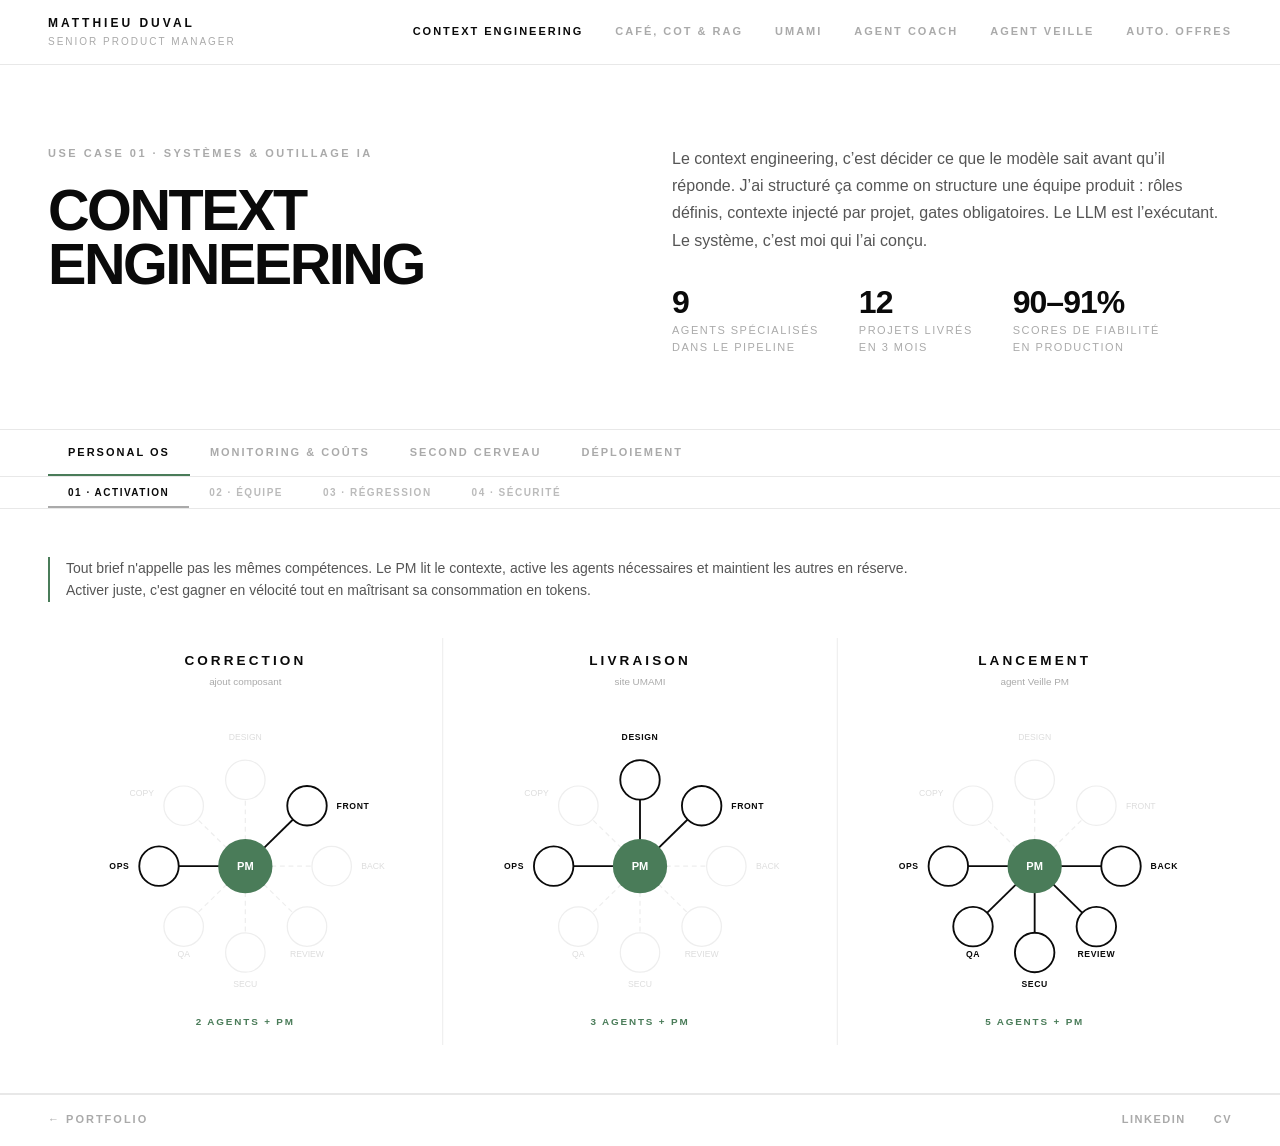
<file: agent-monitor.html>
<!DOCTYPE html>
<html lang="fr">
<head>
    <meta charset="UTF-8">
    <meta name="viewport" content="width=device-width, initial-scale=1.0">
    <meta http-equiv="refresh" content="0; url=infra-ia.html">
    <title>Agent Monitor | Matthieu Duval</title>
    <meta name="description" content="Un agent audite tous les agents en production : analyse statique, tests API live, scoring F/P/S/C. Rapport HTML à chaque run. Scores mesurés 90–91%. UC06.">
    <meta property="og:title" content="Agent Monitor — Audit F/P/S/C de tous les agents · Matthieu Duval">
    <meta property="og:description" content="Un agent audite tous les agents en production : analyse statique du code, tests API live, scoring F/P/S/C. Rapport HTML généré à chaque run. Scores mesurés 90–91%.">
    <meta property="og:image" content="https://matthieu-duval.com/og-image.png">
    <meta property="og:url" content="https://matthieu-duval.com/agent-monitor.html">
    <meta property="og:type" content="website">
    <meta property="og:locale" content="fr_FR">
    <link rel="canonical" href="https://matthieu-duval.com/agent-monitor.html">
    <link rel="icon" type="image/png" sizes="192x192" href="favicon.png">
    <link rel="apple-touch-icon" href="favicon.png">
    <link href="https://api.fontshare.com/v2/css?f[]=satoshi@400,500,600,700,800,900&display=swap" rel="stylesheet">
    <link rel="stylesheet" href="styles.css">
    <script defer src="https://cloud.umami.is/script.js" data-website-id="a2a6b9a6-ece9-4ab3-b295-b6476c938f98"></script>
</head>
<body>

<nav>
    <div class="nav-inner">
        <a href="index.html" class="nav-brand">
            <div class="nav-brand-name">Matthieu Duval</div>
            <div class="nav-brand-title">Senior Product Manager</div>
        </a>
        <div class="nav-links">
            <a href="cafe-cot-rag.html">CAF&Eacute;, CoT &amp; RAG</a>
            <a href="infra-ia.html">Context Engineering</a>
            <a href="agent-coach.html">Agent Coach</a>
            <a href="pipeline-offres.html">Auto. Offres</a>
            <a href="agent-veille.html">Agent Veille</a>
            <a href="umami.html">UMAMI</a>
        </div>
        <button class="burger" id="burgerBtn" aria-label="Menu">
            <span class="burger-bar"></span>
            <span class="burger-bar"></span>
        </button>
    </div>
</nav>

<div class="mobile-nav" id="mobileNav">
    <div class="mobile-nav-header">
        <button class="mobile-nav-close" id="mobileNavClose" aria-label="Fermer">&times;</button>
    </div>
    <nav class="mobile-nav-links">
        <a href="cafe-cot-rag.html">CAF&Eacute;, CoT &amp; RAG</a>
        <a href="infra-ia.html">Context Engineering</a>
        <a href="agent-coach.html">Agent Coach</a>
        <a href="pipeline-offres.html">Auto. Offres</a>
        <a href="agent-veille.html">Agent Veille</a>
        <a href="umami.html">UMAMI</a>
    </nav>
    <div class="mobile-nav-footer">
        <a href="https://www.linkedin.com/in/matthieu-duval-pm/" target="_blank" data-umami-event="cta-linkedin">LinkedIn</a>
        <a href="CV_MATTHIEU_DUVAL_Juin_2026.pdf" target="_blank" data-umami-event="cta-cv">CV</a>
    </div>
</div>

<section class="hero">
    <div class="hero-left">
        <div class="hero-eyebrow">Use case 06</div>
        <h1>Agent<br>Monitor</h1>
    </div>
    <div class="hero-right">
        <p class="hero-pitch">J&rsquo;ai construit un agent qui audite tous mes agents en production&nbsp;: analyse statique du code par Claude, tests API live, scoring F/P/S/C (Fonctionnel&nbsp;/ Pr&eacute;cis&nbsp;/ Stable&nbsp;/ Couvrant). Rapport HTML g&eacute;n&eacute;r&eacute; &agrave; chaque ex&eacute;cution. Corrections valid&eacute;es O/N avant application.</p>
        <div class="hero-stats">
            <div class="hero-stat">
                <div class="hero-stat-num">90–91%</div>
                <div class="hero-stat-label">Scores mesur&eacute;s<br>Spotify &middot; Veille PM</div>
            </div>
            <div class="hero-stat">
                <div class="hero-stat-num">4</div>
                <div class="hero-stat-label">Crit&egrave;res<br>F/P/S/C</div>
            </div>
            <div class="hero-stat">
                <div class="hero-stat-num">O/N</div>
                <div class="hero-stat-label">Validation humaine<br>avant correction</div>
            </div>
        </div>
    </div>
</section>

<div class="tabs">
    <div class="tabs-inner">
        <button class="tab active" data-target="case-0" data-umami-event="tab-monitor-probleme">Probl&egrave;me</button>
        <button class="tab" data-target="case-1" data-umami-event="tab-monitor-architecture">Architecture</button>
        <button class="tab" data-target="case-2" data-umami-event="tab-monitor-scoring">Scoring</button>
        <button class="tab" data-target="case-3" data-umami-event="tab-monitor-decisions">D&eacute;cisions</button>
    </div>
</div>

<div class="cases">

    <!-- TAB 1 : Problème -->
    <div class="case active" id="case-0">
        <div class="case-visual">
            <div class="case-method">Veille PM &middot; Spotify &middot; Monitor</div>
            <div class="case-impact-block">
                <div class="case-impact-num">3</div>
                <div class="case-impact-label">agents en production &agrave; auditer en permanence</div>
            </div>
            <div class="case-visual-num">01</div>
        </div>
        <div class="case-content">
            <div>
                <div class="case-tag">Ops &middot; Fiabilit&eacute; &middot; Production</div>
                <h2 class="case-title">Un agent en prod<br>peut d&eacute;grader sans bruit</h2>
                <p class="case-desc">Quand un agent tourne en production, comment d&eacute;tecter qu&rsquo;il d&eacute;grade&nbsp;? Sans monitoring, on d&eacute;couvre les bugs quand l&rsquo;output est mauvais, souvent une semaine apr&egrave;s la r&eacute;gression. L&rsquo;Agent Monitor audite en amont, &agrave; la demande.</p>
                <div class="workflow-steps">
                    <div class="workflow-step">
                        <span class="workflow-num">01</span>
                        <span class="workflow-text">Lancer <strong>check-agents</strong> dans le terminal</span>
                    </div>
                    <div class="workflow-step">
                        <span class="workflow-num">02</span>
                        <span class="workflow-text"><strong>Analyse statique</strong> du code de chaque agent par Claude (bugs, optimisations, score)</span>
                    </div>
                    <div class="workflow-step">
                        <span class="workflow-num">03</span>
                        <span class="workflow-text"><strong>Tests API live</strong> : Anthropic, Spotify, Last.fm, Notion, en lecture seule, call minimal</span>
                    </div>
                    <div class="workflow-step">
                        <span class="workflow-num">04</span>
                        <span class="workflow-text"><strong>Score F/P/S/C</strong> calcul&eacute; + delta vs dernier run (&Delta;&nbsp;+3% / &nabla;&nbsp;&minus;2% / stable)</span>
                    </div>
                    <div class="workflow-step">
                        <span class="workflow-num">05</span>
                        <span class="workflow-text"><strong>Rapport HTML</strong> g&eacute;n&eacute;r&eacute; automatiquement, onglets par agent, accordéons bugs/optimisations</span>
                    </div>
                    <div class="workflow-step">
                        <span class="workflow-num">06</span>
                        <span class="workflow-text"><strong>Validation O/N</strong> pour chaque correction propos&eacute;e : l&rsquo;agent ne modifie rien sans confirmation</span>
                    </div>
                </div>
                <div class="case-learning">
                    <div class="case-learning-label">Ce que &ccedil;a r&eacute;v&egrave;le</div>
                    <div class="case-learning-text">Penser &laquo;&nbsp;production&nbsp;&raquo; d&egrave;s la conception, c&rsquo;est anticiper la maintenance. Le monitoring n&rsquo;est pas une &eacute;tape apr&egrave;s, c&rsquo;est une contrainte de design. Un agent sans audit r&eacute;gulier est un agent dont on ignore l&rsquo;&eacute;tat r&eacute;el.</div>
                </div>
            </div>
        </div>
    </div>

    <!-- TAB 2 : Architecture -->
    <div class="case" id="case-1">
        <div class="case-visual">
            <div class="case-method">Python &middot; Anthropic &middot; Spotipy &middot; Requests</div>
            <div class="case-impact-block">
                <div class="case-impact-num">6</div>
                <div class="case-impact-label">&eacute;tapes d&rsquo;audit pour chaque agent monitor&eacute;</div>
            </div>
            <div class="case-visual-num">02</div>
        </div>
        <div class="case-content">
            <div>
                <div class="case-tag">Analyse &middot; Tests live &middot; Rapport</div>
                <h2 class="case-title">6 &eacute;tapes<br>d&rsquo;audit</h2>
                <p class="case-desc">Pour chaque agent monitor&eacute;, le script ex&eacute;cute six v&eacute;rifications dans l&rsquo;ordre. L&rsquo;analyse statique et les tests live sont compl&eacute;mentaires&nbsp;: ils ne d&eacute;tectent pas les m&ecirc;mes probl&egrave;mes.</p>
                <div class="build-steps">
                    <div class="build-step">
                        <div class="build-step-tool green">Step 1</div>
                        <div class="build-step-body">
                            <div class="build-step-title">Check fichiers &amp; config</div>
                            <div class="build-step-desc">Credentials .env pr&eacute;sents, historique JSON valide, fichier code .py trouv&eacute;, paths r&eacute;els v&eacute;rifi&eacute;s sur le filesystem. Arr&ecirc;t imm&eacute;diat si un pr&eacute;requis est bloquant.</div>
                        </div>
                    </div>
                    <div class="build-step">
                        <div class="build-step-tool green">Step 2</div>
                        <div class="build-step-body">
                            <div class="build-step-title">Tests API live</div>
                            <div class="build-step-desc">Connexion Anthropic, Spotify, Last.fm, Notion, en lecture seule, call minimal. D&eacute;tecte les tokens expir&eacute;s et les changements d&rsquo;API avant qu&rsquo;ils impactent la production.</div>
                        </div>
                    </div>
                    <div class="build-step">
                        <div class="build-step-tool green">Step 3</div>
                        <div class="build-step-body">
                            <div class="build-step-title">Analyse Claude du code</div>
                            <div class="build-step-desc">Claude lit le code source et identifie les bugs (critique / important / mineur), les optimisations possibles, et g&eacute;n&egrave;re un score F/P/S/C avec justification.</div>
                        </div>
                    </div>
                    <div class="build-step">
                        <div class="build-step-tool green">Step 4</div>
                        <div class="build-step-body">
                            <div class="build-step-title">Delta vs dernier run</div>
                            <div class="build-step-desc">Score actuel compar&eacute; au dernier rapport (quelle que soit la date). Delta affich&eacute; : &Delta;&nbsp;+3% si progression, &nabla;&nbsp;&minus;2% si r&eacute;gression, stable si inchang&eacute;.</div>
                        </div>
                    </div>
                    <div class="build-step">
                        <div class="build-step-tool">Step 5</div>
                        <div class="build-step-body">
                            <div class="build-step-title">Rapport HTML</div>
                            <div class="build-step-desc">G&eacute;n&eacute;r&eacute; dans reports/ et ouvert automatiquement dans le navigateur. Onglets par agent, accordéons bugs/optimisations, prompts Claude Code pr&ecirc;ts &agrave; copier pour les corrections.</div>
                        </div>
                    </div>
                    <div class="build-step">
                        <div class="build-step-tool">Step 6</div>
                        <div class="build-step-body">
                            <div class="build-step-title">Validation O/N</div>
                            <div class="build-step-desc">Chaque correction propos&eacute;e est affich&eacute;e avec un diff color&eacute; (rouge = avant, vert = apr&egrave;s). Validation explicite avant toute application. Les d&eacute;cisions sont trac&eacute;es dans le rapport.</div>
                        </div>
                    </div>
                </div>
                <div class="case-learning">
                    <div class="case-learning-label">Ce que &ccedil;a r&eacute;v&egrave;le</div>
                    <div class="case-learning-text">L&rsquo;analyse statique et les tests live ne se remplacent pas, ils se compl&egrave;tent. Claude d&eacute;tecte les bugs logiques dans le code. Les tests live d&eacute;tectent les d&eacute;calages avec l&rsquo;&eacute;tat r&eacute;el des APIs. Les deux sont n&eacute;cessaires.</div>
                </div>
            </div>
        </div>
    </div>

    <!-- TAB 3 : Scoring -->
    <div class="case" id="case-2">
        <div class="case-visual">
            <div class="case-method">F &middot; P &middot; S &middot; C &middot; Seuils explicit&eacute;s</div>
            <div class="case-impact-block">
                <div class="case-impact-num">4</div>
                <div class="case-impact-label">crit&egrave;res pond&eacute;r&eacute;s : &laquo;&nbsp;&ccedil;a tourne&nbsp;&raquo; n&rsquo;est pas suffisant</div>
            </div>
            <div class="case-visual-num">03</div>
        </div>
        <div class="case-content">
            <div>
                <div class="case-tag">F/P/S/C &middot; Pond&eacute;ration &middot; Seuils</div>
                <h2 class="case-title">Un score sans seuils<br>ne sert &agrave; rien</h2>
                <p class="case-desc">La grille F/P/S/C distingue &laquo;&nbsp;&ccedil;a tourne&nbsp;&raquo; (Fonctionnel) de &laquo;&nbsp;&ccedil;a retourne les bons r&eacute;sultats&nbsp;&raquo; (Pr&eacute;cis). Un agent peut scorer 100% en F et 60% en P : ce n&rsquo;est pas la m&ecirc;me chose.</p>
                <div class="build-steps">
                    <div class="build-step">
                        <div class="build-step-tool green">F &middot; 40%</div>
                        <div class="build-step-body">
                            <div class="build-step-title">Fonctionnel</div>
                            <div class="build-step-desc">Chaque outil r&eacute;pond sans erreur en production&nbsp;? Crit&egrave;re le plus pond&eacute;r&eacute; : un agent qui plante n&rsquo;a pas de score.</div>
                        </div>
                    </div>
                    <div class="build-step">
                        <div class="build-step-tool green">P &middot; 30%</div>
                        <div class="build-step-body">
                            <div class="build-step-title">Pr&eacute;cis</div>
                            <div class="build-step-desc">Les r&eacute;sultats sont corrects et v&eacute;rifiables&nbsp;? Un agent peut fonctionner sans erreur et retourner des r&eacute;sultats faux : c&rsquo;est le cas le plus dangereux.</div>
                        </div>
                    </div>
                    <div class="build-step">
                        <div class="build-step-tool">S &middot; 20%</div>
                        <div class="build-step-body">
                            <div class="build-step-title">Stable</div>
                            <div class="build-step-desc">Comportement coh&eacute;rent sur plusieurs sessions&nbsp;? Un agent qui fonctionne une fois sur deux n&rsquo;est pas en production.</div>
                        </div>
                    </div>
                    <div class="build-step">
                        <div class="build-step-tool">C &middot; 10%</div>
                        <div class="build-step-body">
                            <div class="build-step-title">Couvrant</div>
                            <div class="build-step-desc">% des features pr&eacute;vues qui fonctionnent&nbsp;? Un agent partiel peut &ecirc;tre valid&eacute; s&rsquo;il est fonctionnel, pr&eacute;cis et stable sur son p&eacute;rim&egrave;tre r&eacute;el.</div>
                        </div>
                    </div>
                </div>
                <div class="workflow-steps">
                    <div class="workflow-step">
                        <span class="workflow-num">&lt;60%</span>
                        <span class="workflow-text">Ne pas utiliser en production</span>
                    </div>
                    <div class="workflow-step">
                        <span class="workflow-num">60–79%</span>
                        <span class="workflow-text">Supervision requise &agrave; chaque run</span>
                    </div>
                    <div class="workflow-step">
                        <span class="workflow-num">80–89%</span>
                        <span class="workflow-text">Usage r&eacute;gulier, corrections ponctuelles</span>
                    </div>
                    <div class="workflow-step">
                        <span class="workflow-num">&ge;&thinsp;90%</span>
                        <span class="workflow-text">Production-ready</span>
                    </div>
                </div>
                <div class="case-learning">
                    <div class="case-learning-label">Scores mesur&eacute;s en production</div>
                    <div class="case-learning-text">Veille PM v5.3&nbsp;: F&nbsp;95% &middot; P&nbsp;85% &middot; S&nbsp;90% &middot; C&nbsp;100% &rarr; <strong>91%</strong>. Spotify v6&nbsp;: F&nbsp;92% &middot; P&nbsp;82% &middot; S&nbsp;90% &middot; C&nbsp;85% &rarr; <strong>90%</strong>. Le Monitor s&rsquo;auto-audite, baseline en cours.</div>
                </div>
            </div>
        </div>
    </div>

    <!-- TAB 4 : Décisions -->
    <div class="case" id="case-3">
        <div class="case-visual">
            <div class="case-method">Statique vs live &middot; O/N humain &middot; Fail fast</div>
            <div class="case-impact-block">
                <div class="case-impact-num">3</div>
                <div class="case-impact-label">arbitrages, chacun avec son rejet et sa cons&eacute;quence</div>
            </div>
            <div class="case-visual-num">04</div>
        </div>
        <div class="case-content">
            <div>
                <div class="case-tag">Arbitrages &middot; Trade-offs &middot; Cons&eacute;quences document&eacute;es</div>
                <h2 class="case-title">Ce qui a &eacute;t&eacute;<br>arbitr&eacute;</h2>
                <div class="decisions-list">
                    <div class="decision-item">
                        <div class="decision-num">01</div>
                        <div class="decision-body">
                            <div class="decision-vs">
                                <span class="decision-option chosen">Limite document&eacute;e</span>
                                <span class="decision-sep">vs</span>
                                <span class="decision-option rejected">Fausse exhaustivit&eacute;</span>
                            </div>
                            <div class="decision-why">L&rsquo;analyse statique ne d&eacute;tecte pas les paths hardcod&eacute;s incorrects ni les d&eacute;calages avec l&rsquo;&eacute;tat externe. Plut&ocirc;t que de pr&eacute;tendre &agrave; une couverture totale, cette limite est document&eacute;e explicitement dans le CLAUDE.md. Un outil qui conna&icirc;t ses angles morts est plus fiable qu&rsquo;un outil qui les ignore.</div>
                            <div class="decision-consequence"><strong>Sans ce choix&nbsp;:</strong> des faux n&eacute;gatifs non document&eacute;s g&eacute;n&egrave;rent une fausse confiance dans les scores.</div>
                        </div>
                    </div>
                    <div class="decision-item">
                        <div class="decision-num">02</div>
                        <div class="decision-body">
                            <div class="decision-vs">
                                <span class="decision-option chosen">Validation O/N humaine</span>
                                <span class="decision-sep">vs</span>
                                <span class="decision-option rejected">Correction automatique</span>
                            </div>
                            <div class="decision-why">L&rsquo;agent propose, l&rsquo;humain d&eacute;cide. Chaque correction est affich&eacute;e avec un diff color&eacute; et une explication avant toute application, m&ecirc;me pour des corrections triviales. Le Monitor ne modifie jamais rien sans confirmation explicite.</div>
                            <div class="decision-consequence"><strong>Sans ce choix&nbsp;:</strong> des corrections automatiques sur des faux positifs d&eacute;gradent les agents au lieu de les am&eacute;liorer.</div>
                        </div>
                    </div>
                    <div class="decision-item">
                        <div class="decision-num">03</div>
                        <div class="decision-body">
                            <div class="decision-vs">
                                <span class="decision-option chosen">Fail fast si analyse impossible</span>
                                <span class="decision-sep">vs</span>
                                <span class="decision-option rejected">Rapport partiel</span>
                            </div>
                            <div class="decision-why">Si l&rsquo;API Anthropic ne r&eacute;pond pas ou si un fichier agent est introuvable, arr&ecirc;t imm&eacute;diat. Aucun rapport g&eacute;n&eacute;r&eacute;, les scores du run pr&eacute;c&eacute;dent restent la r&eacute;f&eacute;rence. Un rapport partiel avec des scores incomplets est plus dangereux qu&rsquo;aucun rapport.</div>
                            <div class="decision-consequence"><strong>Sans ce choix&nbsp;:</strong> des scores faux g&eacute;n&egrave;rent des corrections fictives qui peuvent d&eacute;grader les agents si appliqu&eacute;es.</div>
                        </div>
                    </div>
                </div>
                <div class="case-learning">
                    <div class="case-learning-label">Ce que &ccedil;a r&eacute;v&egrave;le</div>
                    <div class="case-learning-text">Un outil de monitoring qui manque de rigueur sur lui-m&ecirc;me invalide tous ses r&eacute;sultats. Les m&ecirc;mes principes qu&rsquo;on applique aux agents monitor&eacute;s s&rsquo;appliquent au Monitor&nbsp;: documenter les limites, ne rien automatiser sans validation, arr&ecirc;ter proprement plut&ocirc;t que continuer &agrave; moiti&eacute;.</div>
                </div>
            </div>
        </div>
    </div>

</div>

<footer>
    <a href="index.html" class="footer-left">Matthieu Duval &middot; Nantes</a>
    <div class="footer-right">
        <a href="https://www.linkedin.com/in/matthieu-duval-pm/" target="_blank" data-umami-event="cta-linkedin">LinkedIn</a>
        <a href="CV_MATTHIEU_DUVAL_Juin_2026.pdf" target="_blank" data-umami-event="cta-cv">CV</a>
    </div>
</footer>

<button class="scroll-top" id="scrollTop" aria-label="Retour en haut">&uarr;</button>

<script>
    (function() {
        var btn = document.getElementById('scrollTop');
        window.addEventListener('scroll', function() {
            btn.classList.toggle('visible', window.scrollY > 400);
        });
        btn.addEventListener('click', function() {
            window.scrollTo({ top: 0, behavior: 'smooth' });
        });
        var tabs = document.querySelectorAll('.tab');
        var cases = document.querySelectorAll('.case');
        tabs.forEach(function(tab) {
            tab.addEventListener('click', function() {
                tabs.forEach(function(t) { t.classList.remove('active'); });
                cases.forEach(function(c) { c.classList.remove('active'); });
                tab.classList.add('active');
                document.getElementById(tab.dataset.target).classList.add('active');
            });
        });
        var burger = document.getElementById('burgerBtn');
        var mobileNav = document.getElementById('mobileNav');
        var mobileClose = document.getElementById('mobileNavClose');
        burger.addEventListener('click', function() { mobileNav.classList.add('open'); document.body.style.overflow = 'hidden'; });
        mobileClose.addEventListener('click', function() { mobileNav.classList.remove('open'); document.body.style.overflow = ''; });
    })();
</script>

</body>
</html>
</file>
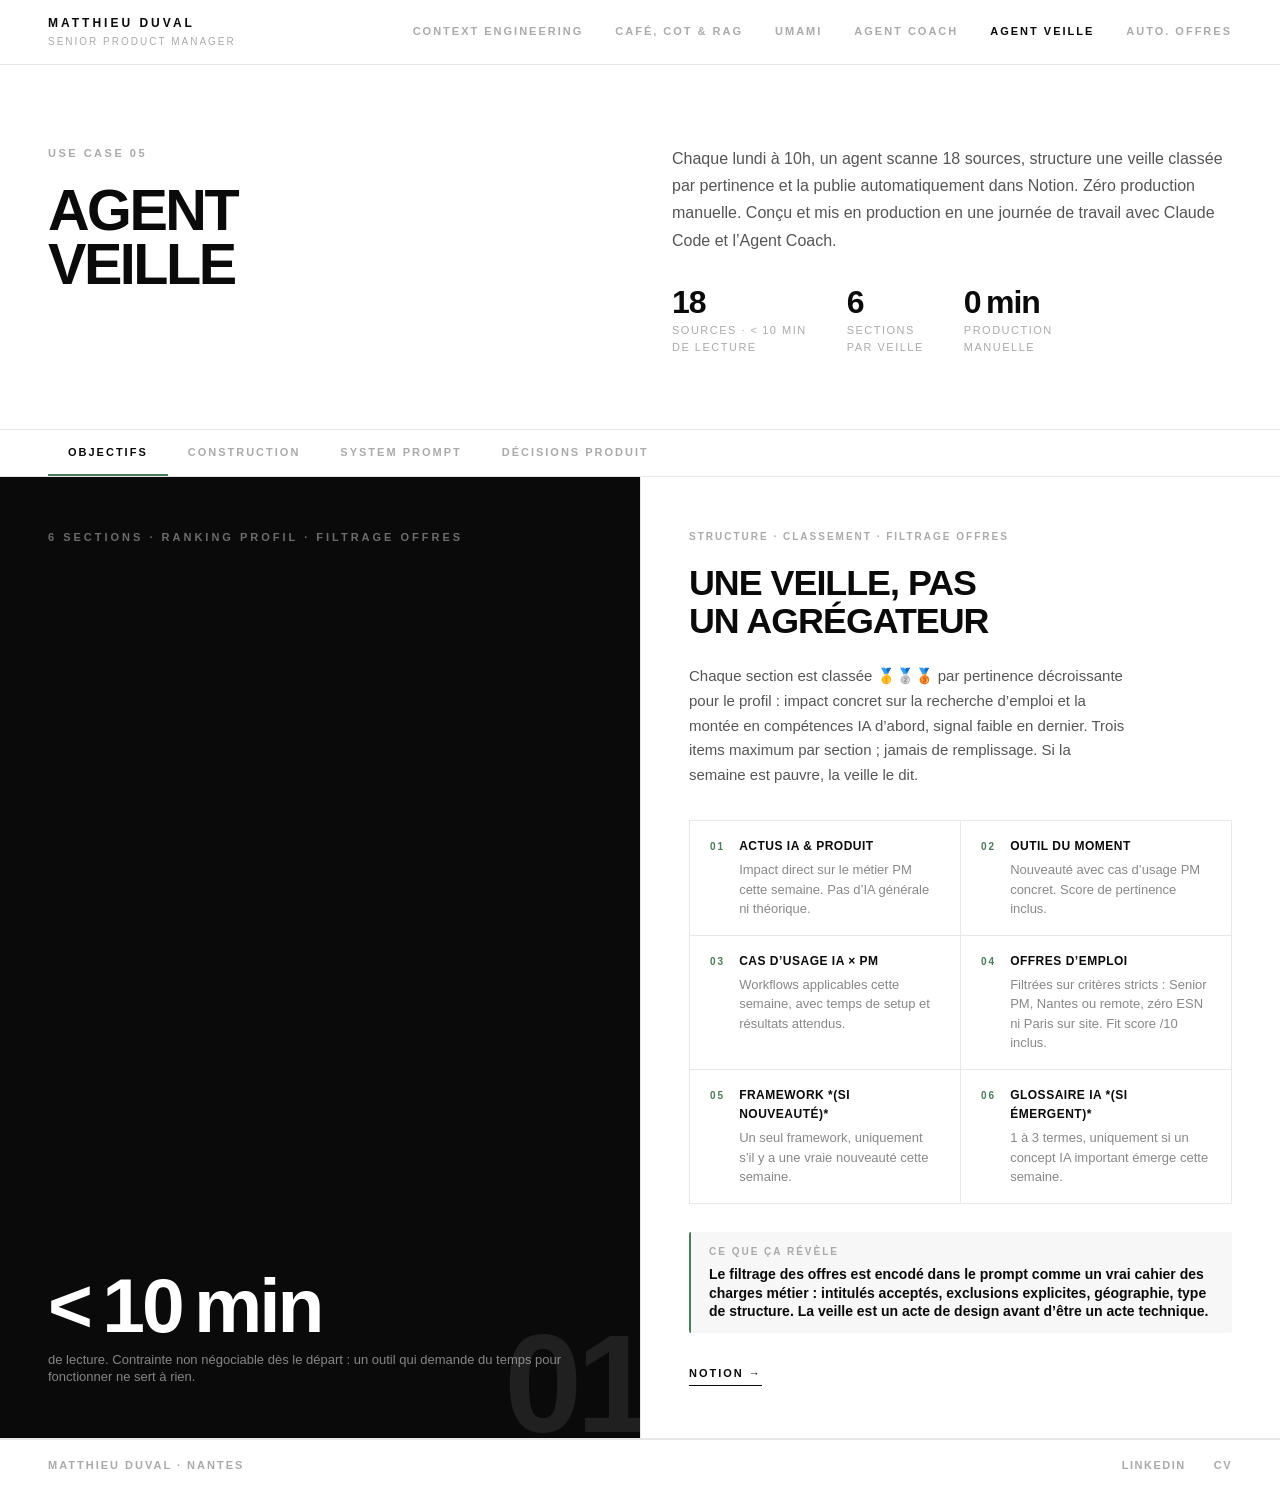
<file: agent-veille.html>
<!DOCTYPE html>
<html lang="fr">
<head>
    <meta charset="UTF-8">
    <meta name="viewport" content="width=device-width, initial-scale=1.0">
    <title>Agent Veille | Matthieu Duval</title>
    <meta name="description" content="Un agent Python scanne 18 sources chaque lundi, structure une veille en 6 sections et la publie dans Notion. Zéro production manuelle. UC05 · Book IA Matthieu Duval.">
    <meta property="og:title" content="Agent Veille PM · 18 sources, 0 min de production manuelle · Matthieu Duval">
    <meta property="og:description" content="Un agent Python interroge 18 sources chaque lundi, structure une veille classée par pertinence et la publie dans Notion. Construit en une journée avec Claude Code.">
    <meta property="og:image" content="https://matthieu-duval.com/og-image.png">
    <meta property="og:url" content="https://matthieu-duval.com/agent-veille.html">
    <meta property="og:type" content="website">
    <meta property="og:locale" content="fr_FR">
    <link rel="canonical" href="https://matthieu-duval.com/agent-veille.html">
    <link rel="icon" type="image/png" sizes="192x192" href="favicon.png">
    <link rel="apple-touch-icon" href="favicon.png">
    <link href="https://api.fontshare.com/v2/css?f[]=satoshi@400,500,600,700,800,900&display=swap" rel="stylesheet">
    <link rel="stylesheet" href="styles.css">
    <script defer src="https://cloud.umami.is/script.js" data-website-id="a2a6b9a6-ece9-4ab3-b295-b6476c938f98"></script>
</head>
<body>

<nav>
    <div class="nav-inner">
        <a href="index.html" class="nav-brand">
            <div class="nav-brand-name">Matthieu Duval</div>
            <div class="nav-brand-title">Senior Product Manager</div>
        </a>
        <div class="nav-links">
            <a href="infra-ia.html">Context Engineering</a>
            <a href="cafe-cot-rag.html">CAF&Eacute;, CoT &amp; RAG</a>
            <a href="umami.html">UMAMI</a>
            <a href="agent-coach.html">Agent Coach</a>
            <a href="agent-veille.html" class="active">Agent Veille</a>
            <a href="pipeline-offres.html">Auto. Offres</a>
        </div>
        <button class="burger" id="burgerBtn" aria-label="Menu" aria-expanded="false" aria-controls="mobileNav">
            <span class="burger-bar"></span>
            <span class="burger-bar"></span>
        </button>
    </div>
</nav>

<div class="mobile-nav" id="mobileNav">
    <div class="mobile-nav-header">
        <button class="mobile-nav-close" id="mobileNavClose" aria-label="Fermer">&times;</button>
    </div>
    <nav class="mobile-nav-links">
        <a href="infra-ia.html">Context Engineering</a>
        <a href="cafe-cot-rag.html">CAF&Eacute;, CoT &amp; RAG</a>
        <a href="umami.html">UMAMI</a>
        <a href="agent-coach.html">Agent Coach</a>
        <a href="agent-veille.html" class="active">Agent Veille</a>
        <a href="pipeline-offres.html">Auto. Offres</a>
    </nav>
    <div class="mobile-nav-footer">
        <a href="https://www.linkedin.com/in/matthieu-duval-pm/" target="_blank" rel="noopener noreferrer" data-umami-event="cta-linkedin">LinkedIn</a>
        <a href="CV_MATTHIEU_DUVAL_Juin_2026.pdf" download data-umami-event="cta-cv">CV</a>
    </div>
</div>

<section class="hero">
    <div class="hero-left">
        <p class="hero-eyebrow">Use case 05</p>
        <h1>Agent<br>Veille</h1>
    </div>
    <div class="hero-right">
        <p class="hero-pitch">Chaque lundi &agrave; 10h, un agent scanne 18 sources, structure une veille class&eacute;e par pertinence et la publie automatiquement dans Notion. Z&eacute;ro production manuelle. Con&ccedil;u et mis en production en une journ&eacute;e de travail avec Claude Code et l&rsquo;Agent Coach.</p>
        <div class="hero-stats">
            <div class="hero-stat">
                <div class="hero-stat-num">18</div>
                <div class="hero-stat-label">Sources &middot; &lt;&thinsp;10 min<br>de lecture</div>
            </div>
            <div class="hero-stat">
                <div class="hero-stat-num">6</div>
                <div class="hero-stat-label">Sections<br>par veille</div>
            </div>
            <div class="hero-stat">
                <div class="hero-stat-num">0&thinsp;min</div>
                <div class="hero-stat-label">Production<br>manuelle</div>
            </div>
        </div>
    </div>
</section>

<div class="tabs">
    <div class="tabs-inner">
        <button class="tab active" data-target="case-0" data-umami-event="tab-veille-objectifs">Objectifs</button>
        <button class="tab" data-target="case-1" data-umami-event="tab-veille-construction">Construction</button>
        <button class="tab" data-target="case-2" data-umami-event="tab-veille-prompt">System prompt</button>
        <button class="tab" data-target="case-3" data-umami-event="tab-veille-decisions">D&eacute;cisions produit</button>
    </div>
</div>

<div class="cases">

    <!-- TAB 2 : Objectifs -->
    <div class="case active" id="case-0">
        <div class="case-visual">
            <div class="case-method">6 sections &middot; Ranking profil &middot; Filtrage offres</div>
            <div class="case-impact-block">
                <div class="case-impact-num">&lt;&thinsp;10&thinsp;min</div>
                <div class="case-impact-label">de lecture. Contrainte non n&eacute;gociable d&egrave;s le d&eacute;part&nbsp;: un outil qui demande du temps pour fonctionner ne sert &agrave; rien.</div>
            </div>
            <div class="case-visual-num">01</div>
        </div>
        <div class="case-content">
            <div>
                <div class="case-tag">Structure &middot; Classement &middot; Filtrage offres</div>
                <h2 class="case-title">Une veille, pas<br>un agr&eacute;gateur</h2>
                <p class="case-desc">Chaque section est class&eacute;e 🥇🥈🥉 par pertinence d&eacute;croissante pour le profil&nbsp;: impact concret sur la recherche d&rsquo;emploi et la mont&eacute;e en comp&eacute;tences IA d&rsquo;abord, signal faible en dernier. Trois items maximum par section&nbsp;; jamais de remplissage. Si la semaine est pauvre, la veille le dit.</p>
                <div class="sections-grid">
                    <div class="section-item">
                        <div class="section-rank">01</div>
                        <div>
                            <div class="section-name">Actus IA &amp; Produit</div>
                            <div class="section-desc">Impact direct sur le m&eacute;tier PM cette semaine. Pas d&rsquo;IA g&eacute;n&eacute;rale ni th&eacute;orique.</div>
                        </div>
                    </div>
                    <div class="section-item">
                        <div class="section-rank">02</div>
                        <div>
                            <div class="section-name">Outil du moment</div>
                            <div class="section-desc">Nouveaut&eacute; avec cas d&rsquo;usage PM concret. Score de pertinence inclus.</div>
                        </div>
                    </div>
                    <div class="section-item">
                        <div class="section-rank">03</div>
                        <div>
                            <div class="section-name">Cas d&rsquo;usage IA &times; PM</div>
                            <div class="section-desc">Workflows applicables cette semaine, avec temps de setup et r&eacute;sultats attendus.</div>
                        </div>
                    </div>
                    <div class="section-item">
                        <div class="section-rank">04</div>
                        <div>
                            <div class="section-name">Offres d&rsquo;emploi</div>
                            <div class="section-desc">Filtr&eacute;es sur crit&egrave;res stricts&nbsp;: Senior PM, Nantes ou remote, z&eacute;ro ESN ni Paris sur site. Fit score /10 inclus.</div>
                        </div>
                    </div>
                    <div class="section-item">
                        <div class="section-rank">05</div>
                        <div>
                            <div class="section-name">Framework *(si nouveaut&eacute;)*</div>
                            <div class="section-desc">Un seul framework, uniquement s&rsquo;il y a une vraie nouveaut&eacute; cette semaine.</div>
                        </div>
                    </div>
                    <div class="section-item">
                        <div class="section-rank">06</div>
                        <div>
                            <div class="section-name">Glossaire IA *(si &eacute;mergent)*</div>
                            <div class="section-desc">1 &agrave; 3 termes, uniquement si un concept IA important &eacute;merge cette semaine.</div>
                        </div>
                    </div>
                </div>
                <div class="case-learning">
                    <div class="case-learning-label">Ce que &ccedil;a r&eacute;v&egrave;le</div>
                    <div class="case-learning-text">Le filtrage des offres est encod&eacute; dans le prompt comme un vrai cahier des charges m&eacute;tier&nbsp;: intitul&eacute;s accept&eacute;s, exclusions explicites, g&eacute;ographie, type de structure. La veille est un acte de design avant d&rsquo;&ecirc;tre un acte technique.</div>
                </div>
            </div>
            <a href="https://flint-glass-1e2.notion.site/Veille-IA-pour-PM-8412c02debe5411b9216bd077645650a" target="_blank" rel="noopener noreferrer" class="case-link">Notion &rarr;</a>
        </div>
    </div>

    <!-- TAB 3 : Construction -->
    <div class="case" id="case-1">
        <div class="case-visual">
            <div class="case-method">Agent Coach &middot; Claude Code &middot; Anthropic API &middot; Notion API</div>
            <div class="case-impact-block">
                <div class="case-impact-num">2 IA</div>
                <div class="case-impact-label">pour construire la 3e&nbsp;: l&rsquo;Agent Coach cadre la strat&eacute;gie, Claude Code assemble le code</div>
            </div>
            <div class="case-visual-num">02</div>
        </div>
        <div class="case-content">
            <div>
                <div class="case-tag">Construire avec l&rsquo;IA &middot; Python + APIs brutes &middot; Workflow automatis&eacute;</div>
                <h2 class="case-title">Construire<br>avec l&rsquo;IA</h2>
                <p class="case-desc">Cet agent a &eacute;t&eacute; construit avec deux outils aux r&ocirc;les distincts&nbsp;: l&rsquo;Agent Coach pour la strat&eacute;gie, le contenu et les arbitrages produit&nbsp;; Claude Code pour assembler et corriger le code Python. Une r&eacute;partition claire, comme on diviserait le travail dans une &eacute;quipe.</p>
                <div class="build-steps">
                    <div class="build-step">
                        <div class="build-step-tool green">Agent Coach</div>
                        <div class="build-step-body">
                            <div class="build-step-title">D&eacute;finir le probl&egrave;me et la strat&eacute;gie</div>
                            <div class="build-step-desc">Quoi surveiller, comment structurer la veille, quels crit&egrave;res de filtrage, quelle logique de ranking. La r&eacute;flexion produit en premier.</div>
                        </div>
                    </div>
                    <div class="build-step">
                        <div class="build-step-tool green">Agent Coach</div>
                        <div class="build-step-body">
                            <div class="build-step-title">R&eacute;diger le system prompt v1 jusqu&rsquo;&agrave; v4</div>
                            <div class="build-step-desc">4 it&eacute;rations dans la journ&eacute;e pour passer d&rsquo;un prompt g&eacute;n&eacute;rique &agrave; un cahier des charges de 270 lignes avec r&egrave;gles absolues, format de sortie et profil utilisateur encod&eacute;.</div>
                        </div>
                    </div>
                    <div class="build-step">
                        <div class="build-step-tool">Claude Code</div>
                        <div class="build-step-body">
                            <div class="build-step-title">Assembler le code Python</div>
                            <div class="build-step-desc">Deux modules&nbsp;: veille_pm.py (orchestration + API Anthropic) et notion_publisher.py (conversion Markdown → blocs Notion natifs). Chacun avec un r&ocirc;le pr&eacute;cis.</div>
                        </div>
                    </div>
                    <div class="build-step">
                        <div class="build-step-tool">Claude Code</div>
                        <div class="build-step-body">
                            <div class="build-step-title">Premier run autonome r&eacute;ussi</div>
                            <div class="build-step-desc">18 sources scann&eacute;es, veille compl&egrave;te publi&eacute;e dans Notion sans intervention manuelle. De z&eacute;ro &agrave; un agent fonctionnel en une journ&eacute;e de travail.</div>
                        </div>
                    </div>
                </div>
                <p class="content-label">Le workflow chaque lundi</p>
                <div class="workflow-steps">
                    <div class="workflow-step">
                        <span class="workflow-num">01</span>
                        <span class="workflow-text"><strong>Cron macOS</strong> d&eacute;clenche le script &agrave; 10h</span>
                    </div>
                    <div class="workflow-step">
                        <span class="workflow-num">02</span>
                        <span class="workflow-text">Chargement de l&rsquo;<strong>historique</strong> des 50 derni&egrave;res URLs pour &eacute;viter les doublons</span>
                    </div>
                    <div class="workflow-step">
                        <span class="workflow-num">03</span>
                        <span class="workflow-text"><strong>API Anthropic</strong> avec web search&nbsp;: 18 sources scann&eacute;es (blogs produit, newsletters, job boards, LinkedIn Jobs), veille structur&eacute;e g&eacute;n&eacute;r&eacute;e</span>
                    </div>
                    <div class="workflow-step">
                        <span class="workflow-num">04</span>
                        <span class="workflow-text">Sauvegarde locale en markdown comme <strong>filet de s&eacute;curit&eacute;</strong></span>
                    </div>
                    <div class="workflow-step">
                        <span class="workflow-num">05</span>
                        <span class="workflow-text"><strong>Publication Notion</strong>&nbsp;: ancien contenu archiv&eacute;, nouvelle veille publi&eacute;e</span>
                    </div>
                </div>
                <div class="case-learning">
                    <div class="case-learning-label">Ce que &ccedil;a r&eacute;v&egrave;le</div>
                    <div class="case-learning-text">Deux outils distincts, deux r&ocirc;les distincts. Pas &laquo;&nbsp;je connais Claude&nbsp;&raquo;, mais &laquo;&nbsp;je sais quel outil appeler, et quand&nbsp;&raquo;.</div>
                </div>
            </div>
        </div>
    </div>

    <!-- TAB 1 : System prompt -->
    <div class="case" id="case-2">
        <div class="case-visual">
            <div class="case-method">270 lignes &middot; Cahier des charges &middot; 4 versions it&eacute;r&eacute;es</div>
            <div class="case-impact-block">
                <div class="case-impact-num">4</div>
                <div class="case-impact-label">versions it&eacute;r&eacute;es dans la journ&eacute;e, de g&eacute;n&eacute;rique &agrave; op&eacute;rationnel</div>
            </div>
            <div class="case-visual-num">03</div>
        </div>
        <div class="case-content">
            <div>
                <div class="case-tag">Prompt engineering &middot; It&eacute;ration &middot; R&egrave;gles absolues</div>
                <h2 class="case-title">Le prompt comme<br>spec produit</h2>
                <p class="case-desc">Le system prompt n&rsquo;est pas un simple message envoy&eacute; &agrave; l&rsquo;API. C&rsquo;est un document produit &agrave; part enti&egrave;re&nbsp;: il d&eacute;finit le profil utilisateur, les r&egrave;gles m&eacute;tier, les crit&egrave;res de qualit&eacute; et le format de sortie attendu. Il est maintenu dans un fichier s&eacute;par&eacute;, modifiable sans toucher au code Python. Quelqu&rsquo;un qui ne conna&icirc;t pas l&rsquo;IA peut le lire et le comprendre.</p>
                <div class="prompt-versions">
                    <div class="prompt-version">
                        <div class="prompt-v-label">Version</div>
                        <div class="prompt-v-num">v1</div>
                        <div class="prompt-v-desc">Prompt g&eacute;n&eacute;rique, format libre. R&eacute;sultats inconsistants d&rsquo;une ex&eacute;cution &agrave; l&rsquo;autre.</div>
                    </div>
                    <div class="prompt-version">
                        <div class="prompt-v-label">Version</div>
                        <div class="prompt-v-num">v2&ndash;v3</div>
                        <div class="prompt-v-desc">Sections d&eacute;finies, crit&egrave;res d&rsquo;offres explicites, r&egrave;gles &eacute;ditoriales. Format Notion sp&eacute;cifi&eacute;.</div>
                    </div>
                    <div class="prompt-version">
                        <div class="prompt-v-label">Version actuelle</div>
                        <div class="prompt-v-num active-v">v4</div>
                        <div class="prompt-v-desc">6 sections avec ranking 🥇🥈🥉, profil utilisateur encod&eacute;, r&egrave;gles absolues. 270 lignes.</div>
                    </div>
                </div>
                <div class="case-learning">
                    <div class="case-learning-label">Ce que &ccedil;a r&eacute;v&egrave;le</div>
                    <div class="case-learning-text">D&eacute;finir des r&egrave;gles absolues dans le system prompt (ne jamais inventer, z&eacute;ro doublon, sources obligatoires) est indispensable&nbsp;: sans elles, les LLMs remplissent. Anticiper les comportements par d&eacute;faut et les corriger dans le prompt, c&rsquo;est &eacute;crire des crit&egrave;res d&rsquo;acceptance sur une user story.</div>
                </div>
            </div>
        </div>
    </div>

    <!-- TAB 4 : Décisions produit -->
    <div class="case" id="case-3">
        <div class="case-visual">
            <div class="case-method">Arbitrages &middot; Trade-offs &middot; Cons&eacute;quences document&eacute;es</div>
            <div class="case-impact-block">
                <div class="case-impact-num">3</div>
                <div class="case-impact-label">d&eacute;cisions structurantes, chacune avec son rejet et sa cons&eacute;quence explicit&eacute;s</div>
            </div>
            <div class="case-visual-num">04</div>
        </div>
        <div class="case-content">
            <div>
                <div class="case-tag">Python vs Make &middot; 1 format vs 2 &middot; M&eacute;moire inter-runs</div>
                <h2 class="case-title">Ce qui a &eacute;t&eacute;<br>arbitr&eacute;</h2>
                <div class="decisions-list">
                    <div class="decision-item">
                        <div class="decision-num">01</div>
                        <div class="decision-body">
                            <div class="decision-vs">
                                <span class="decision-option chosen">Python + APIs brutes</span>
                                <span class="decision-sep">vs</span>
                                <span class="decision-option rejected">Make / n8n</span>
                            </div>
                            <div class="decision-why">Make aurait &eacute;t&eacute; plus rapide &agrave; mettre en place. Mais travailler directement avec les APIs donne un contr&ocirc;le total sur la d&eacute;duplication, le parsing Notion et la gestion d&rsquo;&eacute;tat entre les runs, avec z&eacute;ro co&ucirc;t d&rsquo;h&eacute;bergement en prime. Et la compr&eacute;hension des fondations API est une comp&eacute;tence &agrave; d&eacute;montrer, pas &agrave; d&eacute;l&eacute;guer.</div>
                            <div class="decision-consequence"><strong>Sans ce choix&nbsp;:</strong> d&egrave;s que la logique de d&eacute;dup ou le format Notion change, il faut modifier un workflow dans une interface tierce plut&ocirc;t que quelques lignes de code.</div>
                        </div>
                    </div>
                    <div class="decision-item">
                        <div class="decision-num">02</div>
                        <div class="decision-body">
                            <div class="decision-vs">
                                <span class="decision-option chosen">1 veille hebdo profonde</span>
                                <span class="decision-sep">vs</span>
                                <span class="decision-option rejected">Flash + Mensuel</span>
                            </div>
                            <div class="decision-why">La version initiale pr&eacute;voyait deux formats&nbsp;: un Flash hebdo de 150 mots et un Mensuel complet. Apr&egrave;s test, le Flash &eacute;tait trop superficiel pour &ecirc;tre actionnable. Un seul format, 6 sections, 1600 &agrave; 1800 mots&nbsp;: la r&eacute;gularit&eacute; seule ne compense pas le manque de profondeur.</div>
                            <div class="decision-consequence"><strong>Sans ce choix&nbsp;:</strong> deux formats &agrave; maintenir, une redondance in&eacute;vitable entre les deux, et une veille Flash qui n&rsquo;apporte pas grand-chose de plus qu&rsquo;un simple tweet.</div>
                        </div>
                    </div>
                    <div class="decision-item">
                        <div class="decision-num">03</div>
                        <div class="decision-body">
                            <div class="decision-vs">
                                <span class="decision-option chosen">M&eacute;moire inter-runs</span>
                                <span class="decision-sep">vs</span>
                                <span class="decision-option rejected">Pas de d&eacute;duplication</span>
                            </div>
                            <div class="decision-why">Un fichier stocke les 200 derni&egrave;res URLs index&eacute;es et les injecte dans chaque prompt. La r&egrave;gle est stricte&nbsp;: une section vide signal&eacute;e vaut mieux qu&rsquo;un contenu r&eacute;p&eacute;t&eacute; ou invent&eacute;. &laquo;&nbsp;Semaine pauvre sur ce sujet&nbsp;&raquo; est une r&eacute;ponse valide.</div>
                            <div class="decision-consequence"><strong>Sans ce choix&nbsp;:</strong> l&rsquo;agent r&eacute;p&egrave;te les m&ecirc;mes signaux d&rsquo;une semaine &agrave; l&rsquo;autre. C&rsquo;est exactement le probl&egrave;me qu&rsquo;on cherchait &agrave; r&eacute;soudre au d&eacute;part.</div>
                        </div>
                    </div>
                </div>
                <div class="case-learning">
                    <div class="case-learning-label">Ce que &ccedil;a r&eacute;v&egrave;le</div>
                    <div class="case-learning-text">Documenter ce qu&rsquo;on n&rsquo;a pas fait, et pourquoi, est aussi r&eacute;v&eacute;lateur que ce qu&rsquo;on a construit. Chaque d&eacute;cision a un rejet explicit&eacute; et une cons&eacute;quence concr&egrave;te. C&rsquo;est la diff&eacute;rence entre un choix et une pr&eacute;f&eacute;rence.</div>
                </div>
            </div>
        </div>
    </div>

</div>

<footer>
    <a href="index.html" class="footer-left">Matthieu Duval &middot; Nantes</a>
    <div class="footer-right">
        <a href="https://www.linkedin.com/in/matthieu-duval-pm/" target="_blank" rel="noopener noreferrer" data-umami-event="cta-linkedin">LinkedIn</a>
        <a href="CV_MATTHIEU_DUVAL_Juin_2026.pdf" download data-umami-event="cta-cv">CV</a>
    </div>
</footer>

<button class="scroll-top" id="scrollTop" aria-label="Retour en haut">&uarr;</button>

<script>
    (function() {
        var btn = document.getElementById('scrollTop');
        window.addEventListener('scroll', function() {
            btn.classList.toggle('visible', window.scrollY > 400);
        });
        btn.addEventListener('click', function() {
            window.scrollTo({ top: 0, behavior: 'smooth' });
        });
        var tabs = document.querySelectorAll('.tab');
        var cases = document.querySelectorAll('.case');
        tabs.forEach(function(tab) {
            tab.addEventListener('click', function() {
                tabs.forEach(function(t) { t.classList.remove('active'); });
                cases.forEach(function(c) { c.classList.remove('active'); });
                tab.classList.add('active');
                document.getElementById(tab.dataset.target).classList.add('active');
            });
        });
        var burger = document.getElementById('burgerBtn');
        var mobileNav = document.getElementById('mobileNav');
        var mobileClose = document.getElementById('mobileNavClose');
        burger.addEventListener('click', function() { mobileNav.classList.add('open'); document.body.style.overflow = 'hidden'; burger.setAttribute('aria-expanded', 'true'); });
        mobileClose.addEventListener('click', function() { mobileNav.classList.remove('open'); document.body.style.overflow = ''; burger.setAttribute('aria-expanded', 'false'); });
    })();
</script>

</body>
</html>
</file>
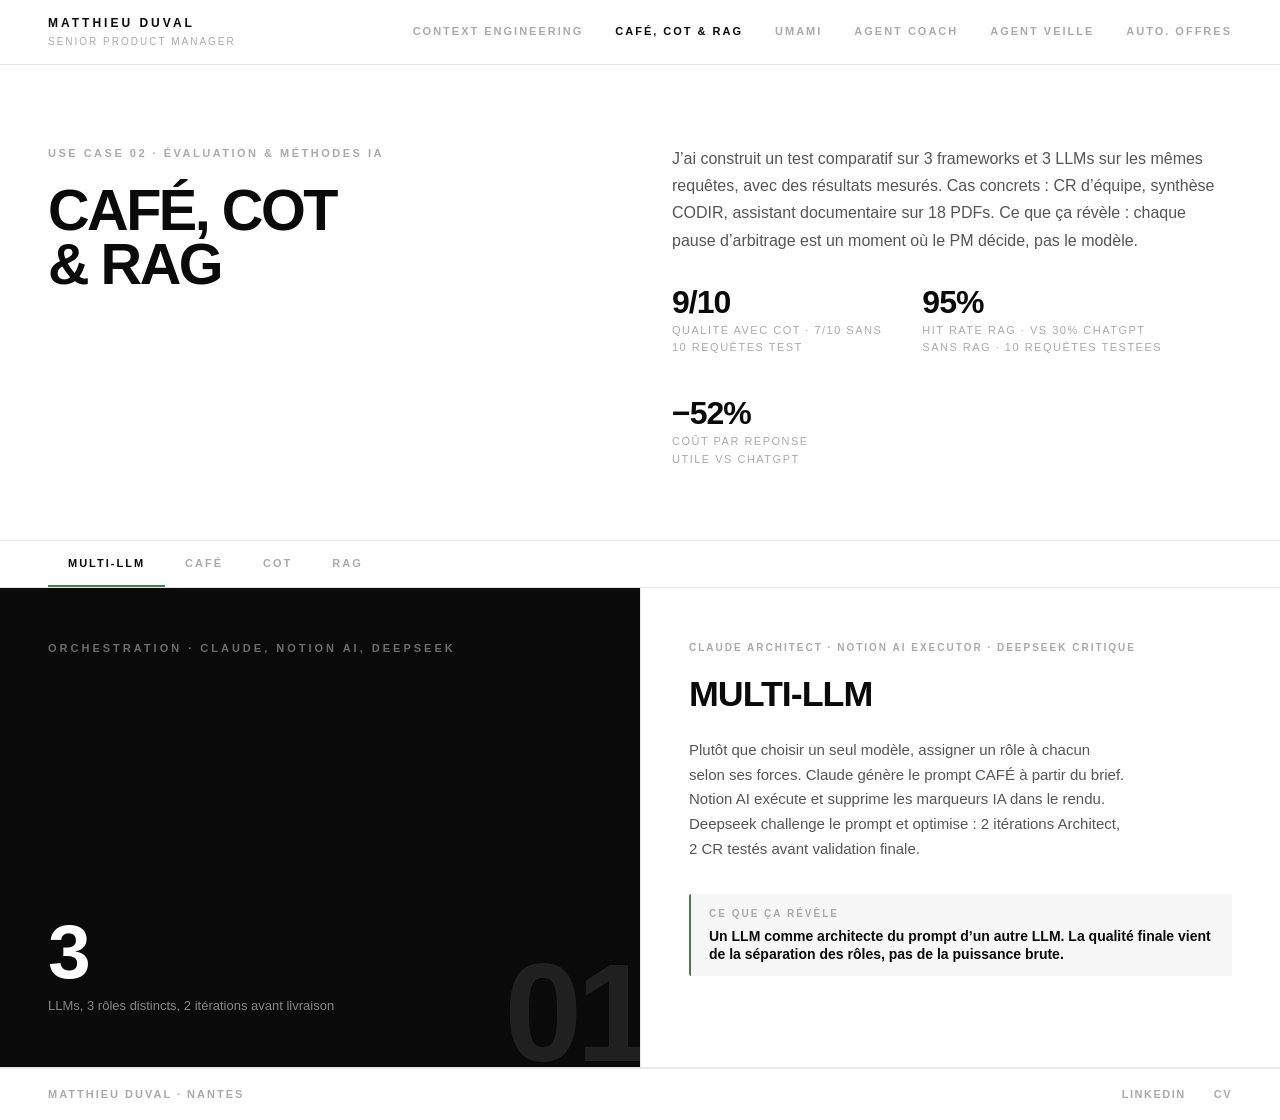
<file: cafe-cot-rag.html>
<!DOCTYPE html>
<html lang="fr">
<head>
    <meta charset="UTF-8">
    <meta name="viewport" content="width=device-width, initial-scale=1.0">
    <title>CAFÉ, CoT & RAG | Matthieu Duval</title>
    <meta name="description" content="Tester CAFÉ, CoT et RAG sur un cas réel, comparer 3 LLMs. 9/10 avec CoT vs 7/10 sans. 95% de succès vs 30% avec ChatGPT. UC02 · Book IA Matthieu Duval.">
    <meta property="og:title" content="CAFÉ, CoT & RAG · 3 frameworks, 3 LLMs, résultats mesurés · Matthieu Duval">
    <meta property="og:description" content="Tester CAFÉ, CoT et RAG sur un cas réel, comparer 3 LLMs sur les mêmes requêtes. 9/10 avec CoT vs 7/10 sans. 95% de succès vs 30% avec ChatGPT.">
    <meta property="og:image" content="https://matthieu-duval.com/og-image.png">
    <meta property="og:url" content="https://matthieu-duval.com/cafe-cot-rag.html">
    <meta property="og:type" content="website">
    <meta property="og:locale" content="fr_FR">
    <link rel="canonical" href="https://matthieu-duval.com/cafe-cot-rag.html">
    <link rel="icon" type="image/png" sizes="192x192" href="favicon.png">
    <link rel="apple-touch-icon" href="favicon.png">
    <link href="https://api.fontshare.com/v2/css?f[]=satoshi@400,500,600,700,800,900&display=swap" rel="stylesheet">
    <link rel="stylesheet" href="styles.css">
    <script defer src="https://cloud.umami.is/script.js" data-website-id="a2a6b9a6-ece9-4ab3-b295-b6476c938f98"></script>
</head>
<body>

<nav>
    <div class="nav-inner">
        <a href="index.html" class="nav-brand">
            <div class="nav-brand-name">Matthieu Duval</div>
            <div class="nav-brand-title">Senior Product Manager</div>
        </a>
        <div class="nav-links">
            <a href="infra-ia.html">Context Engineering</a>
            <a href="cafe-cot-rag.html" class="active">CAF&Eacute;, CoT &amp; RAG</a>
            <a href="umami.html">UMAMI</a>
            <a href="agent-coach.html">Agent Coach</a>
            <a href="agent-veille.html">Agent Veille</a>
            <a href="pipeline-offres.html">Auto. Offres</a>
        </div>
        <button class="burger" id="burgerBtn" aria-label="Menu" aria-expanded="false" aria-controls="mobileNav">
            <span class="burger-bar"></span>
            <span class="burger-bar"></span>
        </button>
    </div>
</nav>

<div class="mobile-nav" id="mobileNav">
    <div class="mobile-nav-header">
        <button class="mobile-nav-close" id="mobileNavClose" aria-label="Fermer">&times;</button>
    </div>
    <nav class="mobile-nav-links">
        <a href="infra-ia.html">Context Engineering</a>
        <a href="cafe-cot-rag.html" class="active">CAF&Eacute;, CoT &amp; RAG</a>
        <a href="umami.html">UMAMI</a>
        <a href="agent-coach.html">Agent Coach</a>
        <a href="agent-veille.html">Agent Veille</a>
        <a href="pipeline-offres.html">Auto. Offres</a>
    </nav>
    <div class="mobile-nav-footer">
        <a href="https://www.linkedin.com/in/matthieu-duval-pm/" target="_blank" rel="noopener noreferrer" data-umami-event="cta-linkedin">LinkedIn</a>
        <a href="CV_MATTHIEU_DUVAL_Juin_2026.pdf" download data-umami-event="cta-cv">CV</a>
    </div>
</div>

<section class="hero">
    <div class="hero-left">
        <p class="hero-eyebrow">Use case 02 &middot; &Eacute;valuation &amp; m&eacute;thodes IA</p>
        <h1>CAF&Eacute;, CoT<br>&amp; RAG</h1>
    </div>
    <div class="hero-right">
        <p class="hero-pitch">J&rsquo;ai construit un test comparatif sur 3 frameworks et 3 LLMs sur les m&ecirc;mes requ&ecirc;tes, avec des r&eacute;sultats mesur&eacute;s. Cas concrets&nbsp;: CR d&rsquo;&eacute;quipe, synth&egrave;se CODIR, assistant documentaire sur 18 PDFs. Ce que &ccedil;a r&eacute;v&egrave;le&nbsp;: chaque pause d&rsquo;arbitrage est un moment o&ugrave; le PM d&eacute;cide, pas le mod&egrave;le.</p>
        <div class="hero-stats">
            <div class="hero-stat">
                <div class="hero-stat-num">9/10</div>
                <div class="hero-stat-label">qualit&eacute; avec CoT &middot; 7/10 sans<br>10 requ&ecirc;tes test</div>
            </div>
            <div class="hero-stat">
                <div class="hero-stat-num">95%</div>
                <div class="hero-stat-label">hit rate RAG &middot; vs 30% ChatGPT<br>sans RAG &middot; 10 requ&ecirc;tes test&eacute;es</div>
            </div>
            <div class="hero-stat">
                <div class="hero-stat-num">&minus;52%</div>
                <div class="hero-stat-label">co&ucirc;t par r&eacute;ponse<br>utile vs ChatGPT</div>
            </div>
        </div>
    </div>
</section>

<div class="tabs">
    <div class="tabs-inner">
        <button class="tab active" data-target="case-0" data-umami-event="tab-cafe-multilm">Multi-LLM</button>
        <button class="tab" data-target="case-1" data-umami-event="tab-cafe-cafe">CAF&Eacute;</button>
        <button class="tab" data-target="case-2" data-umami-event="tab-cafe-cot">CoT</button>
        <button class="tab" data-target="case-3" data-umami-event="tab-cafe-rag">RAG</button>
    </div>
</div>

<div class="cases">

    <div class="case active" id="case-0">
        <div class="case-visual">
            <span class="case-method">Orchestration &middot; Claude, Notion AI, Deepseek</span>
            <div class="case-impact-block">
                <div class="case-impact-num">3</div>
                <div class="case-impact-label">LLMs, 3 r&ocirc;les distincts, 2 it&eacute;rations avant livraison</div>
            </div>
            <div class="case-visual-num">01</div>
        </div>
        <div class="case-content">
            <div class="case-content-top">
                <div class="case-tag">Claude Architect &middot; Notion AI Executor &middot; Deepseek Critique</div>
                <h2 class="case-title">Multi-LLM</h2>
                <p class="case-desc">Plut&ocirc;t que choisir un seul mod&egrave;le, assigner un r&ocirc;le &agrave; chacun selon ses forces. Claude g&eacute;n&egrave;re le prompt CAF&Eacute; &agrave; partir du brief. Notion AI ex&eacute;cute et supprime les marqueurs IA dans le rendu. Deepseek challenge le prompt et optimise&nbsp;: 2 it&eacute;rations Architect, 2 CR test&eacute;s avant validation finale.</p>
                <div class="case-learning">
                    <div class="case-learning-label">Ce que &ccedil;a r&eacute;v&egrave;le</div>
                    <div class="case-learning-text">Un LLM comme architecte du prompt d&rsquo;un autre LLM. La qualit&eacute; finale vient de la s&eacute;paration des r&ocirc;les, pas de la puissance brute.</div>
                </div>
            </div>
        </div>
    </div>

    <div class="case" id="case-1">
        <div class="case-visual">
            <span class="case-method">Structuration &middot; Prompt en 4 dimensions</span>
            <div class="case-impact-block">
                <div class="case-impact-num">2&times;</div>
                <div class="case-impact-label">2 formats de CR, z&eacute;ro retouche manuelle</div>
            </div>
            <div class="case-visual-num">02</div>
        </div>
        <div class="case-content">
            <div class="case-content-top">
                <div class="case-tag">Contexte &middot; Action &middot; Format &middot; Exemple</div>
                <h2 class="case-title">CAF&Eacute;</h2>
                <p class="case-desc">Un prompt en 4 dimensions (Contexte, Action, Format, Exemple), co-construit en orchestration &agrave; deux mod&egrave;les : Claude Architect pour structurer, Notion AI Executor pour produire. M&ecirc;me brief, deux sorties distinctes&nbsp;: CR &eacute;quipe 450 mots, synth&egrave;se CODIR 200 mots. Z&eacute;ro retouche manuelle. La structure du prompt d&eacute;termine la structure du r&eacute;sultat.</p>
                <div class="case-learning">
                    <div class="case-learning-label">Ce que &ccedil;a r&eacute;v&egrave;le</div>
                    <div class="case-learning-text">La structure du prompt compte plus que le choix du mod&egrave;le. Claude, Notion AI et Deepseek donnent des r&eacute;sultats comparables sur le m&ecirc;me prompt.</div>
                </div>
            </div>
            <a href="https://flint-glass-1e2.notion.site/Prompt-like-a-Queen-2e6189217273804abc8de0f0c1a60776" target="_blank" rel="noopener noreferrer" class="case-link">Notion &rarr;</a>
        </div>
    </div>

    <div class="case" id="case-2">
        <div class="case-visual">
            <span class="case-method">D&eacute;composition &middot; 5 sous-t&acirc;ches s&eacute;quenc&eacute;es</span>
            <div class="case-impact-block">
                <div class="case-impact-num">+2 pts</div>
                <div class="case-impact-label">7/10 en CAF&Eacute; seule, 9/10 avec CoT</div>
            </div>
            <div class="case-visual-num">03</div>
        </div>
        <div class="case-content">
            <div class="case-content-top">
                <div class="case-tag">Chain of Thought &middot; 5 t&acirc;ches s&eacute;quenc&eacute;es</div>
                <h2 class="case-title">CoT</h2>
                <p class="case-desc">Quand le mod&egrave;le prend toutes les d&eacute;cisions, le r&eacute;sultat est fluide mais incontr&ocirc;lable. D&eacute;composer en 5 sous-t&acirc;ches s&eacute;quenc&eacute;es avec points d&rsquo;arbitrage explicites inverse le rapport de force&nbsp;: le mod&egrave;le ex&eacute;cute, le PM d&eacute;cide &agrave; chaque &eacute;tape. R&eacute;sultat&nbsp;: un template r&eacute;utilisable, pas un document jetable.</p>
                <div class="case-learning">
                    <div class="case-learning-label">Ce que &ccedil;a r&eacute;v&egrave;le</div>
                    <div class="case-learning-text">D&eacute;composer, c&rsquo;est reprendre le contr&ocirc;le. Chaque pause d&rsquo;arbitrage est un point de bascule&nbsp;: le PM choisit, le mod&egrave;le attend.</div>
                </div>
            </div>
            <a href="https://flint-glass-1e2.notion.site/D-coupe-comme-un-Chef-2-2f418921727380ad873ae909541c7a1b" target="_blank" rel="noopener noreferrer" class="case-link">Notion &rarr;</a>
        </div>
    </div>

    <div class="case" id="case-3">
        <div class="case-visual">
            <span class="case-method">Architecture &middot; 18 documents, 6 cat&eacute;gories</span>
            <div class="case-impact-block">
                <div class="case-impact-num">95%</div>
                <div class="case-impact-label">contre 30% avec ChatGPT sur les m&ecirc;mes documents</div>
            </div>
            <div class="case-visual-num">04</div>
        </div>
        <div class="case-content">
            <div class="case-content-top">
                <div class="case-tag">Retrieval-Augmented Generation &middot; 18 documents</div>
                <h2 class="case-title">RAG</h2>
                <p class="case-desc">J&rsquo;ai structur&eacute; une base de connaissance pour un assistant IA&nbsp;: 18 PDFs organis&eacute;s en 6 cat&eacute;gories, test&eacute;s sur 10 requ&ecirc;tes r&eacute;elles. ChatGPT &eacute;conomise 62% de tokens en synth&eacute;tisant, mais rate 70% des requ&ecirc;tes. Ramen&eacute; au co&ucirc;t par r&eacute;ponse utile, Claude revient 52% moins cher malgr&eacute; un co&ucirc;t brut sup&eacute;rieur.</p>
                <div class="case-learning">
                    <div class="case-learning-label">Ce que &ccedil;a r&eacute;v&egrave;le</div>
                    <div class="case-learning-text">Ce qui est bon pour l&rsquo;humain n&rsquo;est pas bon pour le RAG. Un synonyme supprim&eacute; = un point d&rsquo;entr&eacute;e s&eacute;mantique d&eacute;truit.</div>
                </div>
            </div>
            <a href="https://flint-glass-1e2.notion.site/It-s-RAGtime-2f41892172738036b933ceb6ce510d3f" target="_blank" rel="noopener noreferrer" class="case-link">Notion &rarr;</a>
        </div>
    </div>

</div>

<footer>
    <a href="index.html" class="footer-left">Matthieu Duval &middot; Nantes</a>
    <div class="footer-right">
        <a href="https://www.linkedin.com/in/matthieu-duval-pm/" target="_blank" rel="noopener noreferrer" data-umami-event="cta-linkedin">LinkedIn</a>
        <a href="CV_MATTHIEU_DUVAL_Juin_2026.pdf" download data-umami-event="cta-cv">CV</a>
    </div>
</footer>

<button class="scroll-top" id="scrollTop" aria-label="Retour en haut">&uarr;</button>

<script>
    (function() {
        var btn = document.getElementById('scrollTop');
        window.addEventListener('scroll', function() {
            btn.classList.toggle('visible', window.scrollY > 400);
        });
        btn.addEventListener('click', function() {
            window.scrollTo({ top: 0, behavior: 'smooth' });
        });

        var tabs = document.querySelectorAll('.tab');
        var cases = document.querySelectorAll('.case');
        tabs.forEach(function(tab) {
            tab.addEventListener('click', function() {
                tabs.forEach(function(t) { t.classList.remove('active'); });
                cases.forEach(function(c) { c.classList.remove('active'); });
                tab.classList.add('active');
                document.getElementById(tab.dataset.target).classList.add('active');
            });
        });
        var burger = document.getElementById('burgerBtn');
        var mobileNav = document.getElementById('mobileNav');
        var mobileClose = document.getElementById('mobileNavClose');
        burger.addEventListener('click', function() { mobileNav.classList.add('open'); document.body.style.overflow = 'hidden'; burger.setAttribute('aria-expanded', 'true'); });
        mobileClose.addEventListener('click', function() { mobileNav.classList.remove('open'); document.body.style.overflow = ''; burger.setAttribute('aria-expanded', 'false'); });
    })();
</script>

</body>
</html>
</file>
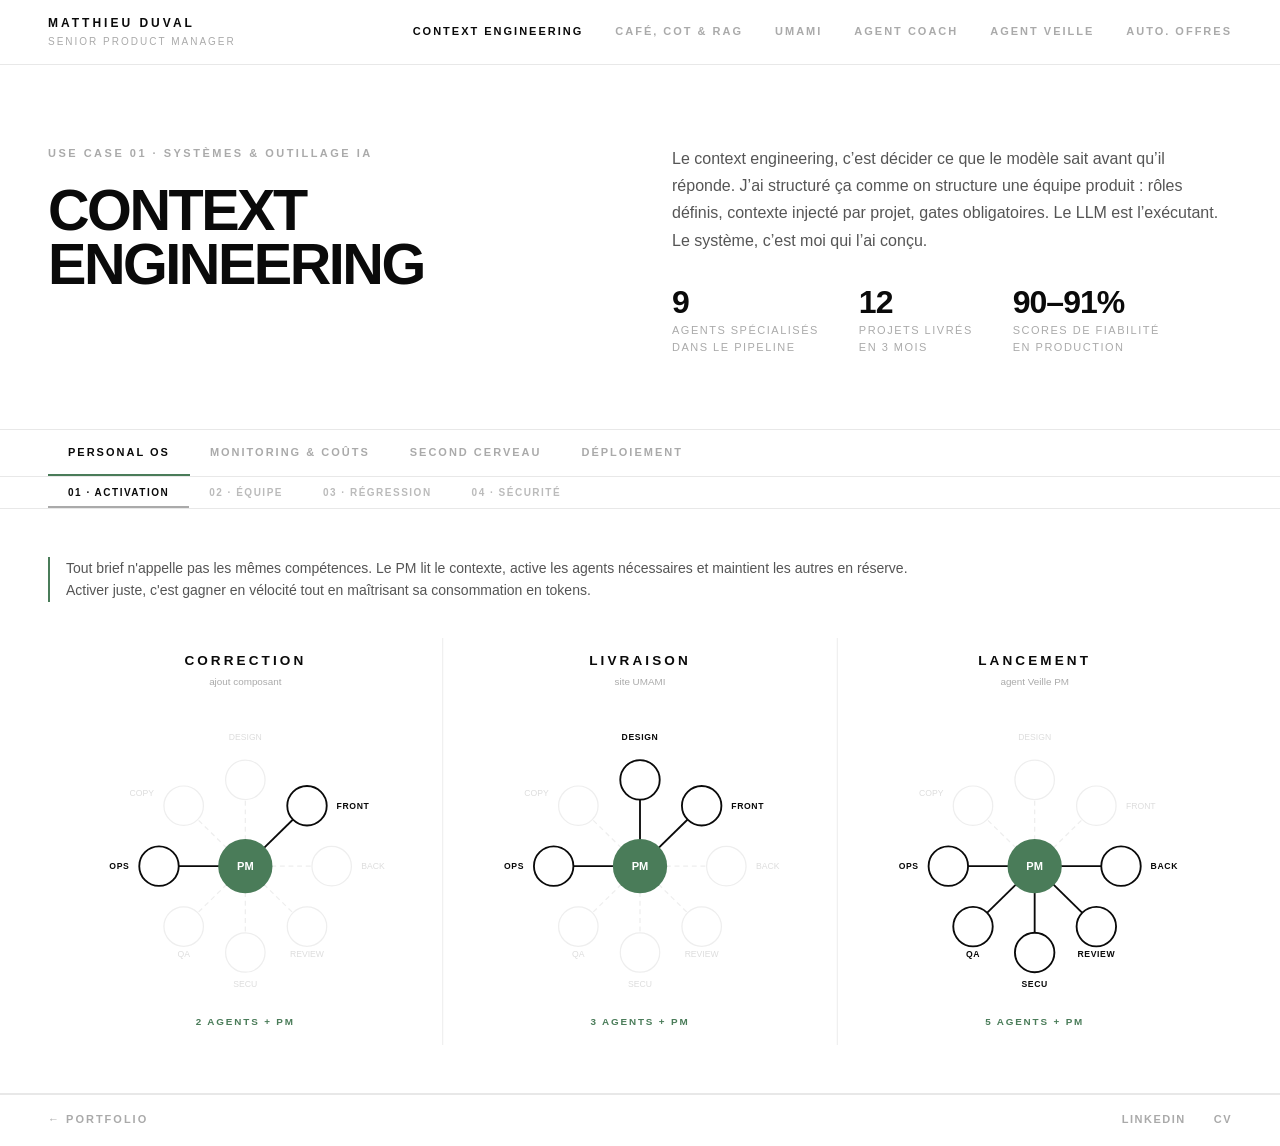
<file: infra-ia.html>
<!DOCTYPE html>
<html lang="fr">
<head>
    <meta charset="UTF-8">
    <meta name="viewport" content="width=device-width, initial-scale=1.0">
    <title>Context Engineering | Matthieu Duval</title>
    <meta name="description" content="Structurer le contexte des LLMs comme une équipe produit : 9 agents spécialisés, monitoring F/P/S/C, second cerveau. 12 projets livrés en 3 mois. UC01 · Book IA Matthieu Duval.">
    <meta property="og:title" content="Context Engineering · Pipeline 9 agents, monitoring, second cerveau · Matthieu Duval">
    <meta property="og:description" content="Le context engineering, c'est décider ce que le modèle sait avant qu'il réponde. 9 agents spécialisés, gates obligatoires, scoring en production. 12 projets livrés en 3 mois.">
    <meta property="og:url" content="https://matthieu-duval.com/infra-ia.html">
    <meta property="og:type" content="website">
    <meta property="og:image" content="https://matthieu-duval.com/og-image.png">
    <meta property="og:locale" content="fr_FR">
    <link rel="canonical" href="https://matthieu-duval.com/infra-ia.html">
    <link rel="icon" type="image/png" sizes="192x192" href="favicon.png">
    <link rel="apple-touch-icon" href="favicon.png">
    <link href="https://api.fontshare.com/v2/css?f[]=satoshi@400,500,600,700,800,900&display=swap" rel="stylesheet">
    <link rel="stylesheet" href="styles.css">
    <script defer src="https://cloud.umami.is/script.js" data-website-id="a2a6b9a6-ece9-4ab3-b295-b6476c938f98"></script>
</head>
<body>

<nav>
    <div class="nav-inner">
        <a href="index.html" class="nav-brand">
            <div class="nav-brand-name">Matthieu Duval</div>
            <div class="nav-brand-title">Senior Product Manager</div>
        </a>
        <div class="nav-links">
            <a href="infra-ia.html" class="active">Context Engineering</a>
            <a href="cafe-cot-rag.html">CAF&Eacute;, CoT &amp; RAG</a>
            <a href="umami.html">UMAMI</a>
            <a href="agent-coach.html">Agent Coach</a>
            <a href="agent-veille.html">Agent Veille</a>
            <a href="pipeline-offres.html">Auto. Offres</a>
        </div>
        <button class="burger" id="burgerBtn" aria-label="Menu" aria-expanded="false" aria-controls="mobileNav">
            <span class="burger-bar"></span>
            <span class="burger-bar"></span>
        </button>
    </div>
</nav>

<div class="mobile-nav" id="mobileNav">
    <div class="mobile-nav-header">
        <button class="mobile-nav-close" id="mobileNavClose" aria-label="Fermer">&times;</button>
    </div>
    <nav class="mobile-nav-links">
        <a href="infra-ia.html" class="active">Context Engineering</a>
        <a href="cafe-cot-rag.html">CAF&Eacute;, CoT &amp; RAG</a>
        <a href="umami.html">UMAMI</a>
        <a href="agent-coach.html">Agent Coach</a>
        <a href="agent-veille.html">Agent Veille</a>
        <a href="pipeline-offres.html">Auto. Offres</a>
    </nav>
    <div class="mobile-nav-footer">
        <a href="https://www.linkedin.com/in/matthieu-duval-pm/" target="_blank" rel="noopener noreferrer" data-umami-event="cta-linkedin">LinkedIn</a>
        <a href="CV_MATTHIEU_DUVAL_Juin_2026.pdf" download data-umami-event="cta-cv">CV</a>
    </div>
</div>

<section class="hero">
    <div class="hero-left">
        <p class="hero-eyebrow">Use case 01 &middot; Syst&egrave;mes &amp; outillage IA</p>
        <h1>Context Engineering</h1>
    </div>
    <div class="hero-right">
        <p class="hero-pitch">Le context engineering, c&rsquo;est d&eacute;cider ce que le mod&egrave;le sait avant qu&rsquo;il r&eacute;ponde. J&rsquo;ai structur&eacute; &ccedil;a comme on structure une &eacute;quipe produit&nbsp;: r&ocirc;les d&eacute;finis, contexte inject&eacute; par projet, gates obligatoires. Le LLM est l&rsquo;ex&eacute;cutant. Le syst&egrave;me, c&rsquo;est moi qui l&rsquo;ai con&ccedil;u.</p>
        <div class="hero-stats">
            <div class="hero-stat">
                <div class="hero-stat-num">9</div>
                <div class="hero-stat-label">Agents sp&eacute;cialis&eacute;s<br>dans le pipeline</div>
            </div>
            <div class="hero-stat">
                <div class="hero-stat-num">12</div>
                <div class="hero-stat-label">Projets livr&eacute;s<br>en 3 mois</div>
            </div>
            <div class="hero-stat">
                <div class="hero-stat-num">90&ndash;91%</div>
                <div class="hero-stat-label">Scores de fiabilit&eacute;<br>en production</div>
            </div>
        </div>
    </div>
</section>

<div class="tabs">
    <div class="tabs-inner">
        <button class="tab active" data-target="case-diagram" data-umami-event="infra-tab-process">Personal OS</button>
        <button class="tab" data-target="case-1" data-umami-event="infra-tab-monitoring">Monitoring &amp; co&ucirc;ts</button>
        <button class="tab" data-target="case-2" data-umami-event="infra-tab-cerveau">Second cerveau</button>
        <button class="tab" data-target="case-3" data-umami-event="infra-tab-deploiement">D&eacute;ploiement</button>
    </div>
</div>

<div class="case-pager-bar" id="casePagerBar"></div>

<div class="cases">

    <!-- TAB 1 : Pipeline -->

    <!-- Pager 01 : diagramme pipeline -->
    <div class="case active" id="case-diagram">

        <!-- Personal OS — Activation contextuelle par brief -->
        <div class="case-diagram">
            <p class="os-preamble">Tout brief n'appelle pas les m&ecirc;mes comp&eacute;tences. Le PM lit le contexte, active les agents n&eacute;cessaires et maintient les autres en r&eacute;serve.<br>Activer juste, c'est gagner en v&eacute;locit&eacute; tout en ma&icirc;trisant sa consommation en tokens.</p>
            <svg class="os-svg" viewBox="0 0 960 330" xmlns="http://www.w3.org/2000/svg"
                role="img" aria-label="Personal OS : 3 configurations d'activation selon le type de brief">

    <!-- séparateurs verticaux -->
    <line class="os-sep" x1="320" y1="0" x2="320" y2="330"/>
    <line class="os-sep" x1="640" y1="0" x2="640" y2="330"/>

    <!-- ─── HUB 1 · CORRECTION · actifs : FRONT + OPS ─── -->
    <text class="os-brief"    x="160" y="22" text-anchor="middle">CORRECTION</text>
    <text class="os-brief-ex" x="160" y="38" text-anchor="middle">ajout composant</text>

    <line class="os-line-off" x1="160" y1="185" x2="160" y2="115"/>
    <line class="os-line-on"  x1="160" y1="185" x2="210" y2="136"/>
    <line class="os-line-off" x1="160" y1="185" x2="230" y2="185"/>
    <line class="os-line-off" x1="160" y1="185" x2="210" y2="234"/>
    <line class="os-line-off" x1="160" y1="185" x2="160" y2="255"/>
    <line class="os-line-off" x1="160" y1="185" x2="110" y2="234"/>
    <line class="os-line-on"  x1="160" y1="185" x2="90"  y2="185"/>
    <line class="os-line-off" x1="160" y1="185" x2="110" y2="136"/>

    <circle class="os-pm"      cx="160" cy="185" r="22"/>
    <text   class="os-pm-lbl"  x="160"  y="185" text-anchor="middle" dominant-baseline="central">PM</text>

    <circle class="os-node-off" cx="160" cy="115" r="16"/>
    <circle class="os-node-on"  cx="210" cy="136" r="16"/>
    <circle class="os-node-off" cx="230" cy="185" r="16"/>
    <circle class="os-node-off" cx="210" cy="234" r="16"/>
    <circle class="os-node-off" cx="160" cy="255" r="16"/>
    <circle class="os-node-off" cx="110" cy="234" r="16"/>
    <circle class="os-node-on"  cx="90"  cy="185" r="16"/>
    <circle class="os-node-off" cx="110" cy="136" r="16"/>

    <text class="os-lbl-off" x="160" y="83"  text-anchor="middle">DESIGN</text>
    <text class="os-lbl-on"  x="234" y="136" text-anchor="start"  dominant-baseline="central">FRONT</text>
    <text class="os-lbl-off" x="254" y="185" text-anchor="start"  dominant-baseline="central">BACK</text>
    <text class="os-lbl-off" x="210" y="259" text-anchor="middle">REVIEW</text>
    <text class="os-lbl-off" x="160" y="283" text-anchor="middle">SECU</text>
    <text class="os-lbl-off" x="110" y="259" text-anchor="middle">QA</text>
    <text class="os-lbl-on"  x="66"  y="185" text-anchor="end"    dominant-baseline="central">OPS</text>
    <text class="os-lbl-off" x="86"  y="128" text-anchor="end">COPY</text>

    <text class="os-count" x="160" y="314" text-anchor="middle">2 AGENTS + PM</text>

    <!-- ─── HUB 2 · LIVRAISON · actifs : DESIGN + FRONT + OPS ─── -->
    <text class="os-brief"    x="480" y="22" text-anchor="middle">LIVRAISON</text>
    <text class="os-brief-ex" x="480" y="38" text-anchor="middle">site UMAMI</text>

    <line class="os-line-on"  x1="480" y1="185" x2="480" y2="115"/>
    <line class="os-line-on"  x1="480" y1="185" x2="530" y2="136"/>
    <line class="os-line-off" x1="480" y1="185" x2="550" y2="185"/>
    <line class="os-line-off" x1="480" y1="185" x2="530" y2="234"/>
    <line class="os-line-off" x1="480" y1="185" x2="480" y2="255"/>
    <line class="os-line-off" x1="480" y1="185" x2="430" y2="234"/>
    <line class="os-line-on"  x1="480" y1="185" x2="410" y2="185"/>
    <line class="os-line-off" x1="480" y1="185" x2="430" y2="136"/>

    <circle class="os-pm"      cx="480" cy="185" r="22"/>
    <text   class="os-pm-lbl"  x="480"  y="185" text-anchor="middle" dominant-baseline="central">PM</text>

    <circle class="os-node-on"  cx="480" cy="115" r="16"/>
    <circle class="os-node-on"  cx="530" cy="136" r="16"/>
    <circle class="os-node-off" cx="550" cy="185" r="16"/>
    <circle class="os-node-off" cx="530" cy="234" r="16"/>
    <circle class="os-node-off" cx="480" cy="255" r="16"/>
    <circle class="os-node-off" cx="430" cy="234" r="16"/>
    <circle class="os-node-on"  cx="410" cy="185" r="16"/>
    <circle class="os-node-off" cx="430" cy="136" r="16"/>

    <text class="os-lbl-on"  x="480" y="83"  text-anchor="middle">DESIGN</text>
    <text class="os-lbl-on"  x="554" y="136" text-anchor="start"  dominant-baseline="central">FRONT</text>
    <text class="os-lbl-off" x="574" y="185" text-anchor="start"  dominant-baseline="central">BACK</text>
    <text class="os-lbl-off" x="530" y="259" text-anchor="middle">REVIEW</text>
    <text class="os-lbl-off" x="480" y="283" text-anchor="middle">SECU</text>
    <text class="os-lbl-off" x="430" y="259" text-anchor="middle">QA</text>
    <text class="os-lbl-on"  x="386" y="185" text-anchor="end"    dominant-baseline="central">OPS</text>
    <text class="os-lbl-off" x="406" y="128" text-anchor="end">COPY</text>

    <text class="os-count" x="480" y="314" text-anchor="middle">3 AGENTS + PM</text>

    <!-- ─── HUB 3 · LANCEMENT · actifs : BACK + REVIEW + SECU + QA + OPS ─── -->
    <text class="os-brief"    x="800" y="22" text-anchor="middle">LANCEMENT</text>
    <text class="os-brief-ex" x="800" y="38" text-anchor="middle">agent Veille PM</text>

    <line class="os-line-off" x1="800" y1="185" x2="800" y2="115"/>
    <line class="os-line-off" x1="800" y1="185" x2="850" y2="136"/>
    <line class="os-line-on"  x1="800" y1="185" x2="870" y2="185"/>
    <line class="os-line-on"  x1="800" y1="185" x2="850" y2="234"/>
    <line class="os-line-on"  x1="800" y1="185" x2="800" y2="255"/>
    <line class="os-line-on"  x1="800" y1="185" x2="750" y2="234"/>
    <line class="os-line-on"  x1="800" y1="185" x2="730" y2="185"/>
    <line class="os-line-off" x1="800" y1="185" x2="750" y2="136"/>

    <circle class="os-pm"      cx="800" cy="185" r="22"/>
    <text   class="os-pm-lbl"  x="800"  y="185" text-anchor="middle" dominant-baseline="central">PM</text>

    <circle class="os-node-off" cx="800" cy="115" r="16"/>
    <circle class="os-node-off" cx="850" cy="136" r="16"/>
    <circle class="os-node-on"  cx="870" cy="185" r="16"/>
    <circle class="os-node-on"  cx="850" cy="234" r="16"/>
    <circle class="os-node-on"  cx="800" cy="255" r="16"/>
    <circle class="os-node-on"  cx="750" cy="234" r="16"/>
    <circle class="os-node-on"  cx="730" cy="185" r="16"/>
    <circle class="os-node-off" cx="750" cy="136" r="16"/>

    <text class="os-lbl-off" x="800" y="83"  text-anchor="middle">DESIGN</text>
    <text class="os-lbl-off" x="874" y="136" text-anchor="start"  dominant-baseline="central">FRONT</text>
    <text class="os-lbl-on"  x="894" y="185" text-anchor="start"  dominant-baseline="central">BACK</text>
    <text class="os-lbl-on"  x="850" y="259" text-anchor="middle">REVIEW</text>
    <text class="os-lbl-on"  x="800" y="283" text-anchor="middle">SECU</text>
    <text class="os-lbl-on"  x="750" y="259" text-anchor="middle">QA</text>
    <text class="os-lbl-on"  x="706" y="185" text-anchor="end"    dominant-baseline="central">OPS</text>
    <text class="os-lbl-off" x="726" y="128" text-anchor="end">COPY</text>

    <text class="os-count" x="800" y="314" text-anchor="middle">5 AGENTS + PM</text>

            </svg>
        </div>

    </div>

    <!-- CASE 01 — 9 agents, 1 pipeline -->
    <div class="case" id="case-0">
        <div class="case-visual">
            <div class="case-method">Architecture &middot; R&ocirc;les d&eacute;finis &middot; Output contracts</div>
            <div class="case-impact-block">
                <div class="case-impact-num">9</div>
                <div class="case-impact-label">agents sp&eacute;cialis&eacute;s dans le pipeline de production</div>
            </div>
            <div class="case-visual-num">01</div>
        </div>
        <div class="case-content">
            <div>
                <div class="case-tag">Architecture &middot; R&ocirc;les d&eacute;finis &middot; Output contracts</div>
                <h2 class="case-title">Une &eacute;quipe IA qui fonctionne comme une &eacute;quipe produit</h2>
                <p class="case-desc">J&rsquo;ai con&ccedil;u et j&rsquo;op&egrave;re un pipeline de production IA compos&eacute; de 9 agents sp&eacute;cialis&eacute;s&nbsp;: PM, designer, frontend, backend, reviewer, QA, secu, ops, copywriter. Chaque agent a un r&ocirc;le document&eacute;, un domaine exclusif, et un output contract&nbsp;: ce qu&rsquo;il produit, dans quel format, selon quels standards.</p>
                <p class="case-desc">Chaque d&eacute;cision qui engage la qualit&eacute; ou la s&eacute;curit&eacute; passe par une validation humaine. Certaines transitions sont automatiques. D&rsquo;autres sont bloqu&eacute;es jusqu&rsquo;&agrave; validation explicite. C&rsquo;est ce qui s&eacute;pare un syst&egrave;me de production d&rsquo;un ensemble d&rsquo;outils qui fonctionnent &agrave; peu pr&egrave;s.</p>
                <p class="case-desc">12 projets livr&eacute;s via ce pipeline en 3 mois&nbsp;: sites statiques, agents Python, dashboards clients, guides HTML, scripts d&rsquo;automatisation. Un agent transversal trace la consommation tokens de chaque livrable. Les agents permanents (cron, Notion) rejoignent la flotte via un process d&eacute;di&eacute; en 6 phases qui int&egrave;gre le monitor et la documentation d&egrave;s la cr&eacute;ation.</p>
                <p class="case-desc">L&rsquo;agent secu est s&eacute;par&eacute; du reviewer. Ce n&rsquo;est pas une question de niveau&nbsp;: c&rsquo;est une question de posture. Le reviewer v&eacute;rifie que le code fait ce qu&rsquo;il doit faire. Le secu v&eacute;rifie qu&rsquo;il ne peut pas &ecirc;tre d&eacute;tourn&eacute;. Un agent qui doit tenir les deux positions en m&ecirc;me temps tient mal les deux.</p>
            </div>
            <div class="case-learning">
                <div class="case-learning-label">Ce que &ccedil;a r&eacute;v&egrave;le</div>
                <div class="case-learning-text">Un pipeline IA sans structure de r&ocirc;les produit du bruit. Avec des r&ocirc;les, des contrats et des gates, il produit des livrables d&eacute;fendables. La diff&eacute;rence entre &laquo;&nbsp;utiliser Claude&nbsp;&raquo; et &laquo;&nbsp;op&eacute;rer un syst&egrave;me de production&nbsp;&raquo;.</div>
            </div>
        </div>
    </div>

    <!-- CASE 02 — Contrôle de régression prompt -->
    <div class="case" id="case-0-2">
        <div class="case-visual">
            <div class="case-method">Qualit&eacute; &middot; R&eacute;gression &middot; Validation syst&eacute;matique</div>
            <div class="case-impact-block">
                <div class="case-impact-num">0</div>
                <div class="case-impact-label">r&eacute;gression non d&eacute;tect&eacute;e sans validation explicite du reviewer</div>
            </div>
            <div class="case-visual-num">02</div>
        </div>
        <div class="case-content">
            <div>
                <div class="case-tag">Qualit&eacute; &middot; R&eacute;gression &middot; Validation syst&eacute;matique</div>
                <h2 class="case-title">On am&eacute;liore un agent. On en d&eacute;grade un autre. Sans le savoir.</h2>
                <p class="case-desc">La r&eacute;gression prompt est le risque invisible du pipeline IA. J&rsquo;ai mis en place deux verrous. Un reviewer valide chaque modification de prompt avant d&eacute;ploiement en v&eacute;rifiant qu&rsquo;aucune r&egrave;gle existante n&rsquo;a &eacute;t&eacute; supprim&eacute;e et qu&rsquo;aucune contradiction n&rsquo;a &eacute;t&eacute; introduite. Le QA valide les output contracts apr&egrave;s chaque changement. Rien ne passe sans validation explicite.</p>
            </div>
            <div class="case-learning">
                <div class="case-learning-label">Ce que &ccedil;a r&eacute;v&egrave;le</div>
                <div class="case-learning-text">Un setup sans ce verrou s&rsquo;arr&ecirc;te &agrave; &laquo;&nbsp;&ccedil;a marche&nbsp;&raquo;. Ce pipeline v&eacute;rifie aussi que les modifications ne cassent pas ce qui fonctionnait. C&rsquo;est une logique de r&eacute;gression appliqu&eacute;e aux prompts, pas au code.</div>
            </div>
        </div>
    </div>

    <!-- CASE 03 — Sécurité -->
    <div class="case" id="case-0-3">
        <div class="case-visual">
            <div class="case-method">LLM security &middot; Audit &middot; Gate avant deploy</div>
            <div class="case-impact-block">
                <div class="case-impact-num">1</div>
                <div class="case-impact-label">faille critique identifi&eacute;e et corrig&eacute;e avant mise en production client</div>
            </div>
            <div class="case-visual-num">03</div>
        </div>
        <div class="case-content">
            <div>
                <div class="case-tag">S&eacute;curit&eacute; &middot; LLM security &middot; Audit</div>
                <h2 class="case-title">Le pipeline avait un angle mort. Il est maintenant ferm&eacute;.</h2>
                <p class="case-desc">L&rsquo;agent secu pense comme un attaquant. Son r&ocirc;le n&rsquo;est pas de v&eacute;rifier la qualit&eacute; du code&nbsp;: c&rsquo;est de trouver ce qui peut &ecirc;tre exploit&eacute;, d&eacute;tourn&eacute;, ou expos&eacute; involontairement. Il audite le code, les flux de donn&eacute;es, les surfaces d&rsquo;attaque sp&eacute;cifiques aux syst&egrave;mes LLM. Son verdict est un gate&nbsp;: rien ne part chez un client sans qu&rsquo;il soit pass&eacute;.</p>
                <p class="case-desc">Premier audit en production&nbsp;: l&rsquo;agent Brisquard, livr&eacute; &agrave; un CEO de cabinet executive search. Trois findings. Un critique&nbsp;: les analyses strat&eacute;giques g&eacute;n&eacute;r&eacute;es par l&rsquo;agent &eacute;taient publi&eacute;es sur un dashboard public, sans authentification. N&rsquo;importe qui avec le lien pouvait y acc&eacute;der. Deux risques&nbsp;: des articles RSS externes pouvant modifier les instructions du mod&egrave;le (prompt injection), et une adresse email hardcod&eacute;e directement dans le code source. Tout corrig&eacute; avant livraison.</p>
            </div>
            <div class="case-learning">
                <div class="case-learning-label">Ce que &ccedil;a r&eacute;v&egrave;le</div>
                <div class="case-learning-text">Identifier ses propres angles morts ne va pas de soi. Construire le verrou avant qu&rsquo;on te le demande, c&rsquo;est autre chose. Ce n&rsquo;est pas de la s&eacute;curit&eacute; par r&eacute;flexe&nbsp;: c&rsquo;est savoir que chaque agent qui touche des donn&eacute;es client cr&eacute;e une surface d&rsquo;exposition, et d&eacute;cider de la traiter comme telle.</div>
            </div>
        </div>
    </div>

    <!-- TAB 2 : Monitoring -->

    <!-- CASE 01 — Agent Monitor -->
    <div class="case" id="case-1">
        <div class="case-visual">
            <div class="case-method">Scoring &middot; D&eacute;tection de r&eacute;gression &middot; Rapport HTML</div>
            <div class="case-impact-block">
                <div class="case-impact-num">91%</div>
                <div class="case-impact-label">score Agent Veille PM &middot; 90% Agent Spotify en production</div>
            </div>
            <div class="case-visual-num">01</div>
        </div>
        <div class="case-content">
            <div>
                <div class="case-tag">Scoring &middot; D&eacute;tection de r&eacute;gression &middot; Rapport HTML</div>
                <h2 class="case-title">Un audit quotidien de tout ce qui est en production</h2>
                <p class="case-desc"><code>check-agents</code> est un agent Python qui audite chaque jour tous les agents en production. Il teste le code, les appels API live, et produit un score sur 4 crit&egrave;res&nbsp;: Fonctionnel (&ccedil;a tourne&nbsp;?), Pr&eacute;cis (les outputs sont corrects&nbsp;?), Stable (pas de d&eacute;rive entre les runs&nbsp;?), Couvrant (tous les cas sont trait&eacute;s&nbsp;?).</p>
                <p class="case-desc">Le r&eacute;sultat est un rapport HTML avec l&rsquo;historique de chaque dimension de score sur la dur&eacute;e, les r&eacute;gressions d&eacute;tect&eacute;es entre les runs, et une liste de corrections propos&eacute;es, valid&eacute;es O/N par une d&eacute;cision humaine. La logique de scoring est elle-m&ecirc;me valid&eacute;e par des tests automatis&eacute;s (unitaires).</p>
                <p class="case-desc">Scores en production au 30&nbsp;juin&nbsp;2026&nbsp;: Agent Veille PM 91%, Agent Spotify 90%.</p>
            </div>
            <div class="case-learning">
                <div class="case-learning-label">Ce que &ccedil;a r&eacute;v&egrave;le</div>
                <div class="case-learning-text">Automatiser sans monitorer, c&rsquo;est d&eacute;ployer sans test. La diff&eacute;rence entre un agent &laquo;&nbsp;qui marche&nbsp;&raquo; et un agent en production, c&rsquo;est ce scoring-l&agrave;.</div>
            </div>
        </div>
    </div>

    <!-- CASE 02 — Token analyst -->
    <div class="case" id="case-1-2">
        <div class="case-visual">
            <div class="case-method">Tokens &middot; Co&ucirc;ts &middot; Progression mesur&eacute;e</div>
            <div class="case-impact-block">
                <div class="case-impact-num">3+</div>
                <div class="case-impact-label">projets track&eacute;s pour que les recommandations deviennent comparables</div>
            </div>
            <div class="case-visual-num">02</div>
        </div>
        <div class="case-content">
            <div>
                <div class="case-tag">Tokens &middot; Co&ucirc;ts &middot; Progression mesur&eacute;e</div>
                <h2 class="case-title">Mesurer pour progresser, pas pour rogner sur les co&ucirc;ts</h2>
                <p class="case-desc">Un agent d&eacute;di&eacute; trace la consommation de tokens par t&acirc;che, d&eacute;tecte les anomalies et produit un rapport HTML apr&egrave;s chaque projet. L&rsquo;objectif est de savoir si une t&acirc;che co&ucirc;te plus que pr&eacute;vu, et pourquoi. L&rsquo;objectif est de comprendre, pas de rogner.</p>
                <p class="case-desc">Ce qui rend l&rsquo;outil utile sur la dur&eacute;e, c&rsquo;est la m&eacute;moire cross-projets. Les baselines s&rsquo;accumulent projet apr&egrave;s projet. &Agrave; partir du 3e projet track&eacute;, les recommandations deviennent comparables&nbsp;: on sait si un brief mieux structur&eacute; r&eacute;duit les it&eacute;rations, si un type de livrable est syst&eacute;matiquement plus co&ucirc;teux, si on progresse.</p>
            </div>
            <div class="case-learning">
                <div class="case-learning-label">Ce que &ccedil;a r&eacute;v&egrave;le</div>
                <div class="case-learning-text">La sensibilit&eacute; aux co&ucirc;ts est un r&eacute;flexe de PM. Chaque inefficacit&eacute; dans le brief se traduit en temps et en argent.</div>
            </div>
        </div>
    </div>

    <!-- CASE 03 — Scores historis&eacute;s -->
    <div class="case" id="case-1-3">
        <div class="case-visual">
            <div class="case-method">scores_history.json &middot; R&eacute;gression &middot; Comparaison inter-runs</div>
            <div class="case-impact-block">
                <div class="case-impact-num">N&ndash;1</div>
                <div class="case-impact-label">comparaison automatique entre le run courant et le pr&eacute;c&eacute;dent</div>
            </div>
            <div class="case-visual-num">03</div>
        </div>
        <div class="case-content">
            <div>
                <div class="case-tag">Historique &middot; Comparaison inter-runs &middot; Progression</div>
                <h2 class="case-title">Ce qui ne se compare pas ne s&rsquo;am&eacute;liore pas</h2>
                <p class="case-desc">Chaque run du monitor &eacute;crit ses scores dans <code>scores_history.json</code>. La comparaison entre deux runs est automatique&nbsp;: toute baisse de score g&eacute;n&egrave;re un flag dans le rapport. La tendance sur plusieurs runs est visible.</p>
                <p class="case-desc">C&rsquo;est la seule fa&ccedil;on de savoir si une correction introduite quelque part d&eacute;grade autre chose. Pas un tableau de bord pour para&icirc;tre s&eacute;rieux. Le monitor est lui-m&ecirc;me soumis au m&ecirc;me standard que les agents qu&rsquo;il surveille.</p>
            </div>
            <div class="case-learning">
                <div class="case-learning-label">Ce que &ccedil;a r&eacute;v&egrave;le</div>
                <div class="case-learning-text">Un score isol&eacute; ne dit rien. Une s&eacute;rie de scores dans le temps dit si un syst&egrave;me est stable, s&rsquo;il d&eacute;rive ou s&rsquo;il progresse. C&rsquo;est ce qu&rsquo;on attend d&rsquo;une m&eacute;trique produit.</div>
            </div>
        </div>
    </div>

    <!-- CASE 04 — Routing modèles -->
    <div class="case" id="case-1-4">
        <div class="case-visual">
            <div class="case-method">Haiku &middot; Sonnet &middot; Opus</div>
            <div class="case-impact-block">
                <div class="case-impact-num">20&times;</div>
                <div class="case-impact-label">co&ucirc;t divis&eacute; par 20&nbsp;: Haiku vs Opus, &agrave; volume &eacute;gal</div>
            </div>
            <div class="case-visual-num">04</div>
        </div>
        <div class="case-content">
            <div>
                <div class="case-tag">Haiku &middot; Sonnet &middot; Opus</div>
                <h2 class="case-title">Le bon mod&egrave;le pour la bonne t&acirc;che, pas le plus puissant par d&eacute;faut</h2>
                <p class="case-desc">Trois niveaux de mod&egrave;les, trois usages distincts. Haiku absorbe les t&acirc;ches m&eacute;caniques&nbsp;: recherches, lookups, formatage, analyse de logs. Sonnet est le mod&egrave;le par d&eacute;faut pour le d&eacute;veloppement, la review, le QA, le copy. Opus est r&eacute;serv&eacute; aux d&eacute;cisions qui co&ucirc;tent cher &agrave; d&eacute;faire&nbsp;: audit s&eacute;curit&eacute;, architecture, debug sans piste.</p>
                <p class="case-desc">Le PM recommande un mod&egrave;le au d&eacute;marrage de session si le brief le justifie. Matthieu garde la d&eacute;cision finale. Ce n&rsquo;est pas du contr&ocirc;le par principe&nbsp;: c&rsquo;est parce que le choix du mod&egrave;le change ce qui est produit, pas seulement ce que &ccedil;a co&ucirc;te.</p>
            </div>
            <div class="case-learning">
                <div class="case-learning-label">Ce que &ccedil;a r&eacute;v&egrave;le</div>
                <div class="case-learning-text">Utiliser Opus pour formater un CSV, c&rsquo;est facturer du champagne pour remplir une glaci&egrave;re. La discipline ici n&rsquo;est pas budg&eacute;taire, elle est architecturale&nbsp;: chaque t&acirc;che a un niveau de complexit&eacute;, et la pile d&rsquo;outils doit le refl&eacute;ter.</div>
            </div>
        </div>
    </div>

    <!-- TAB 3 : Second cerveau (3 cases) -->

    <!-- CASE 01 — IPCRA -->
    <div class="case" id="case-2">
        <div class="case-visual">
            <div class="case-method">Organisation &middot; M&eacute;moire &middot; Contexte persistant</div>
            <div class="case-impact-block">
                <div class="case-impact-num">5</div>
                <div class="case-impact-label">zones IPCRA&nbsp;: Inbox, Projects, Casquettes, Resources, Archive</div>
            </div>
            <div class="case-visual-num">01</div>
        </div>
        <div class="case-content">
            <div>
                <div class="case-tag">Organisation &middot; M&eacute;moire &middot; Contexte persistant</div>
                <h2 class="case-title">Le probl&egrave;me de fond n&rsquo;est pas le mod&egrave;le, c&rsquo;est le contexte</h2>
                <p class="case-desc">Les outputs d&rsquo;un LLM valent ce que vaut le contexte qu&rsquo;on lui donne. J&rsquo;ai structur&eacute; mon espace de travail en 5 zones (Inbox, Projects, Casquettes pour les responsabilit&eacute;s continues, Resources, Archive) pour que le contexte soit toujours disponible, structur&eacute; et &agrave; jour.</p>
                <p class="case-desc">Chaque projet a un <code>CLAUDE.md</code>&nbsp;: fichier d&rsquo;initialisation que Claude lit en premier &agrave; chaque session. Il contient l&rsquo;&eacute;tat du projet, les contraintes non n&eacute;gociables, les d&eacute;cisions prises et leur rationale, la stack, les fichiers cl&eacute;s. En 30 secondes de lecture, l&rsquo;agent est contextualis&eacute; sans qu&rsquo;on lui r&eacute;explique depuis le d&eacute;but.</p>
            </div>
            <div class="case-learning">
                <div class="case-learning-label">Ce que &ccedil;a r&eacute;v&egrave;le</div>
                <div class="case-learning-text">Sans structure, chaque session commence par r&eacute;expliquer le projet depuis le d&eacute;but. IPCRA + CLAUDE.md transforme &ccedil;a en infrastructure&nbsp;: le contexte est un actif, pas une saisie r&eacute;p&eacute;t&eacute;e.</div>
            </div>
        </div>
    </div>

    <!-- CASE 02 — M&eacute;moire persistante -->
    <div class="case" id="case-2-2">
        <div class="case-visual">
            <div class="case-method">MEMORY.md &middot; Casquettes &middot; Knowledge management</div>
            <div class="case-impact-block">
                <div class="case-impact-num">0</div>
                <div class="case-impact-label">session qui repart de z&eacute;ro gr&acirc;ce &agrave; MEMORY.md charg&eacute; automatiquement</div>
            </div>
            <div class="case-visual-num">02</div>
        </div>
        <div class="case-content">
            <div>
                <div class="case-tag">MEMORY.md &middot; Casquettes &middot; Knowledge management</div>
                <h2 class="case-title">Ce que Claude sait d&rsquo;une session &agrave; l&rsquo;autre</h2>
                <p class="case-desc"><code>MEMORY.md</code> est un fichier d&rsquo;index persistant charg&eacute; automatiquement &agrave; chaque session Claude Code. Il contient l&rsquo;&eacute;tat des projets actifs, les d&eacute;cisions structurantes, les scores des agents, les URLs en production, les credentials et leurs chemins.</p>
                <p class="case-desc">Les &laquo;&nbsp;casquettes&nbsp;&raquo; organisent les responsabilit&eacute;s continues&nbsp;: chaque domaine (portfolio, agents, veille, UMAMI&hellip;) a sa propre fiche. La <code>_knowledge/</code> centralise les patterns r&eacute;utilisables&nbsp;: stack de r&eacute;f&eacute;rence, prompts valid&eacute;s, anti-patterns encod&eacute;s, templates.</p>
                <p class="case-desc">Le Garden Wiki compl&egrave;te le dispositif&nbsp;: base de connaissances partag&eacute;e (People, Companies, Meetings, Projects) auto-mise &agrave; jour par <code>garden sync &amp;&amp; garden tend</code>.</p>
            </div>
            <div class="case-learning">
                <div class="case-learning-label">Ce que &ccedil;a r&eacute;v&egrave;le</div>
                <div class="case-learning-text">La m&eacute;moire n&rsquo;est pas une feature de Claude. C&rsquo;est un syst&egrave;me qu&rsquo;on construit. Sans &ccedil;a, chaque session repart de z&eacute;ro. Avec &ccedil;a, on capitalise.</div>
            </div>
        </div>
    </div>

    <!-- TAB 4 : Ce que &ccedil;a prouve -->

    <div class="case" id="case-3">
        <div class="case-visual">
            <div class="case-method">Squad IA &middot; Adoption &middot; Patterns produit</div>
            <div class="case-impact-block">
                <div class="case-impact-num">10 min</div>
                <div class="case-impact-label">pour reprendre n&rsquo;importe quel projet gr&acirc;ce &agrave; <code>CLAUDE.md</code> structur&eacute;</div>
            </div>
            <div class="case-visual-num">01</div>
        </div>
        <div class="case-content">
            <div>
                <div class="case-tag">Squad IA &middot; Adoption &middot; Patterns produit</div>
                <h2 class="case-title">Ce que cette infrastructure apporte &agrave; une &eacute;quipe produit</h2>
                <p class="case-desc">Int&eacute;grer l&rsquo;IA dans un squad sans structure produit, &ccedil;a donne du bruit. Pas de r&ocirc;le owner sur les agents, pas de crit&egrave;re de qualit&eacute; partag&eacute;, pas de d&eacute;tection quand une modification casse autre chose. Le premier mois &ccedil;a avance. Apr&egrave;s, la dette s&rsquo;accumule.</p>
                <p class="case-desc">Les patterns de ce pipeline sont directement adoptables dans un squad&nbsp;: r&ocirc;les avec domaines exclusifs, gates humains sur les d&eacute;cisions critiques, scoring continu pour distinguer &laquo;&nbsp;&ccedil;a tourne&nbsp;&raquo; de &laquo;&nbsp;&ccedil;a fonctionne&nbsp;&raquo;. Ce sont des r&eacute;flexes de management produit. Ils s&rsquo;appliquent aux agents exactement comme aux &eacute;quipes.</p>
                <p class="case-desc">Le risque invisible dans tout pipeline IA, c&rsquo;est la r&eacute;gression silencieuse. Un prompt modifi&eacute; pour am&eacute;liorer un agent en d&eacute;grade un autre. Sans comparaison entre les runs, &ccedil;a passe inaper&ccedil;u jusqu&rsquo;&agrave; ce qu&rsquo;un client le signale. Le scoring N-1 automatique est le premier m&eacute;canisme que n&rsquo;importe quelle &eacute;quipe devrait mettre en place.</p>
            </div>
            <div class="case-learning">
                <div class="case-learning-label">Ce que &ccedil;a r&eacute;v&egrave;le</div>
                <div class="case-learning-text">Ces principes fonctionnent en conditions r&eacute;elles. 3 mois, de vrais projets, de vraies contraintes. Ce qu&rsquo;ils apportent &agrave; une &eacute;quipe qui les adopte&nbsp;: du temps gagn&eacute;, et des livrables qu&rsquo;on peut d&eacute;fendre.</div>
            </div>
        </div>
    </div>

</div>

<footer>
    <a href="index.html" class="footer-left">&larr; Portfolio</a>
    <div class="footer-right">
        <a href="https://www.linkedin.com/in/matthieu-duval-pm/" target="_blank" rel="noopener noreferrer" data-umami-event="cta-linkedin">LinkedIn</a>
        <a href="CV_MATTHIEU_DUVAL_Juin_2026.pdf" download data-umami-event="cta-cv">CV</a>
    </div>
</footer>

<button class="scroll-top" id="scrollTop" aria-label="Retour en haut">&uarr;</button>

<script>
    (function() {
        var btn = document.getElementById('scrollTop');
        window.addEventListener('scroll', function() {
            btn.classList.toggle('visible', window.scrollY > 400);
        });
        btn.addEventListener('click', function() {
            window.scrollTo({ top: 0, behavior: 'smooth' });
        });

        var tabCases = [
            ['case-diagram', 'case-0', 'case-0-2', 'case-0-3'],
            ['case-1', 'case-1-2', 'case-1-3', 'case-1-4'],
            ['case-2', 'case-2-2'],
            ['case-3']
        ];

        var tabs = document.querySelectorAll('.tab');
        var allCaseIds = ['case-diagram', 'case-0', 'case-0-2', 'case-0-3', 'case-1', 'case-1-2', 'case-1-3', 'case-1-4', 'case-2', 'case-2-2', 'case-3'];

        var pagerBar = document.getElementById('casePagerBar');
        var tabCaseLabels = [
            ['Activation', '&Eacute;quipe', 'R&eacute;gression', 'S&eacute;curit&eacute;'],
            ['Audit', 'Tokens', 'Scores', 'Mod&egrave;les'],
            ['Structure', 'M&eacute;moire'],
            []
        ];

        function showCase(tabIdx, caseIdx) {
            allCaseIds.forEach(function(id) {
                var el = document.getElementById(id);
                if (el) el.classList.remove('active');
            });
            var el = document.getElementById(tabCases[tabIdx][caseIdx]);
            if (el) el.classList.add('active');
            pagerBar.querySelectorAll('.case-pager-btn').forEach(function(btn, i) {
                btn.classList.toggle('active', i === caseIdx);
                btn.setAttribute('aria-pressed', i === caseIdx ? 'true' : 'false');
            });
        }

        function showTab(idx) {
            tabs.forEach(function(t) { t.classList.remove('active'); });
            tabs[idx].classList.add('active');
            var cases = tabCases[idx];
            var labels = tabCaseLabels[idx];
            if (cases.length > 1) {
                pagerBar.style.display = 'flex';
                pagerBar.innerHTML = '';
                cases.forEach(function(_, i) {
                    var btn = document.createElement('button');
                    btn.className = 'case-pager-btn' + (i === 0 ? ' active' : '');
                    btn.setAttribute('aria-pressed', i === 0 ? 'true' : 'false');
                    btn.innerHTML = String(i + 1).padStart(2, '0') + '<span class="pager-label"> &middot; ' + labels[i] + '</span>';
                    btn.dataset.tab = idx;
                    btn.dataset.case = i;
                    pagerBar.appendChild(btn);
                });
            } else {
                pagerBar.style.display = 'none';
                pagerBar.innerHTML = '';
            }
            showCase(idx, 0);
        }

        tabs.forEach(function(tab, idx) {
            tab.addEventListener('click', function() { showTab(idx); });
        });

        document.addEventListener('click', function(e) {
            var pagerBtn = e.target.closest('.case-pager-btn');
            if (pagerBtn) {
                showCase(parseInt(pagerBtn.dataset.tab), parseInt(pagerBtn.dataset.case));
            }
        });

        showTab(0);

        var burger = document.getElementById('burgerBtn');
        var mobileNav = document.getElementById('mobileNav');
        var mobileClose = document.getElementById('mobileNavClose');
        burger.addEventListener('click', function() { mobileNav.classList.add('open'); document.body.style.overflow = 'hidden'; burger.setAttribute('aria-expanded', 'true'); });
        mobileClose.addEventListener('click', function() { mobileNav.classList.remove('open'); document.body.style.overflow = ''; burger.setAttribute('aria-expanded', 'false'); });
    })();
</script>

</body>
</html>
</file>
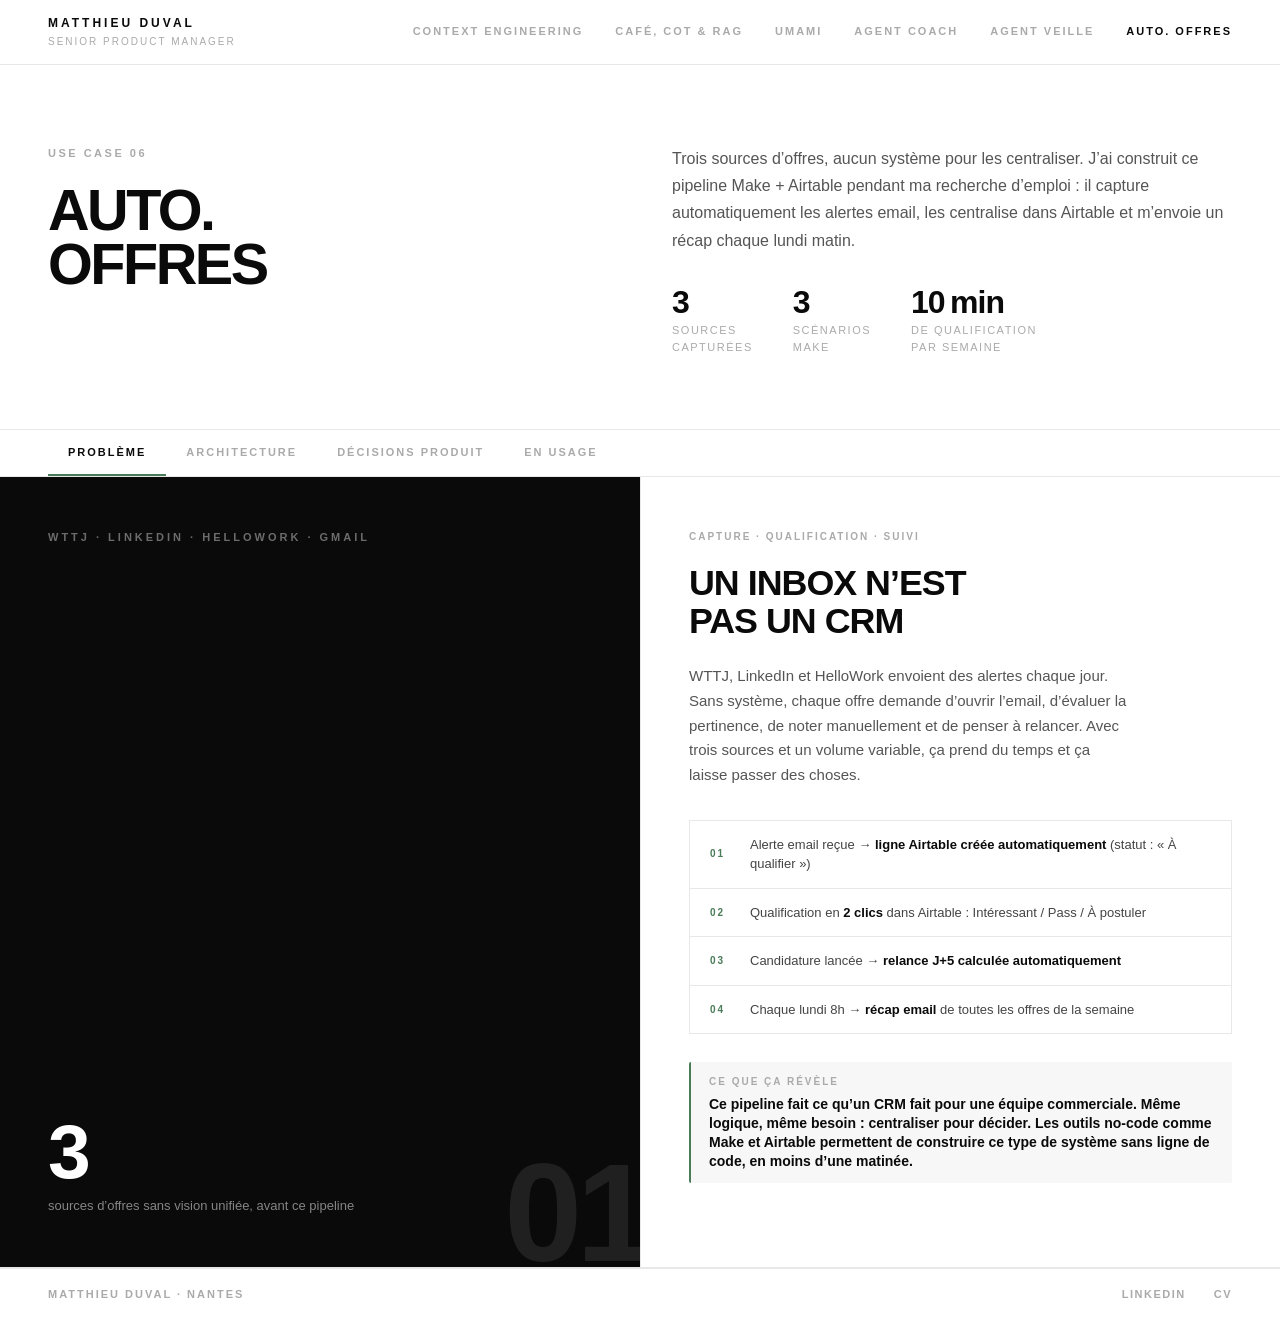
<file: pipeline-offres.html>
<!DOCTYPE html>
<html lang="fr">
<head>
    <meta charset="UTF-8">
    <meta name="viewport" content="width=device-width, initial-scale=1.0">
    <title>Auto. Offres | Matthieu Duval</title>
    <meta name="description" content="3 sources d'offres centralisées automatiquement, relance J+5 calculée, récap hebdo. 10 minutes de qualification par semaine. UC06 — Book IA Matthieu Duval.">
    <meta property="og:title" content="Auto. Offres — Pipeline Make + Airtable · Matthieu Duval">
    <meta property="og:description" content="3 sources d'offres centralisées automatiquement dans Airtable via Make. Relance J+5 calculée, récap chaque lundi. 10 minutes de qualification par semaine.">
    <meta property="og:image" content="https://matthieu-duval.com/og-image.png">
    <meta property="og:url" content="https://matthieu-duval.com/pipeline-offres.html">
    <meta property="og:type" content="website">
    <meta property="og:locale" content="fr_FR">
    <link rel="canonical" href="https://matthieu-duval.com/pipeline-offres.html">
    <link rel="icon" type="image/png" sizes="192x192" href="favicon.png">
    <link rel="apple-touch-icon" href="favicon.png">
    <link href="https://api.fontshare.com/v2/css?f[]=satoshi@400,500,600,700,800,900&display=swap" rel="stylesheet">
    <link rel="stylesheet" href="styles.css">
    <script defer src="https://cloud.umami.is/script.js" data-website-id="a2a6b9a6-ece9-4ab3-b295-b6476c938f98"></script>
</head>
<body>

<nav>
    <div class="nav-inner">
        <a href="index.html" class="nav-brand">
            <div class="nav-brand-name">Matthieu Duval</div>
            <div class="nav-brand-title">Senior Product Manager</div>
        </a>
        <div class="nav-links">
            <a href="infra-ia.html">Context Engineering</a>
            <a href="cafe-cot-rag.html">CAF&Eacute;, CoT &amp; RAG</a>
            <a href="umami.html">UMAMI</a>
            <a href="agent-coach.html">Agent Coach</a>
            <a href="agent-veille.html">Agent Veille</a>
            <a href="pipeline-offres.html" class="active">Auto. Offres</a>
        </div>
        <button class="burger" id="burgerBtn" aria-label="Menu" aria-expanded="false" aria-controls="mobileNav">
            <span class="burger-bar"></span>
            <span class="burger-bar"></span>
        </button>
    </div>
</nav>

<div class="mobile-nav" id="mobileNav">
    <div class="mobile-nav-header">
        <button class="mobile-nav-close" id="mobileNavClose" aria-label="Fermer">&times;</button>
    </div>
    <nav class="mobile-nav-links">
        <a href="infra-ia.html">Context Engineering</a>
        <a href="cafe-cot-rag.html">CAF&Eacute;, CoT &amp; RAG</a>
        <a href="umami.html">UMAMI</a>
        <a href="agent-coach.html">Agent Coach</a>
        <a href="agent-veille.html">Agent Veille</a>
        <a href="pipeline-offres.html" class="active">Auto. Offres</a>
    </nav>
    <div class="mobile-nav-footer">
        <a href="https://www.linkedin.com/in/matthieu-duval-pm/" target="_blank" rel="noopener noreferrer" data-umami-event="cta-linkedin">LinkedIn</a>
        <a href="CV_MATTHIEU_DUVAL_Juin_2026.pdf" download data-umami-event="cta-cv">CV</a>
    </div>
</div>

<section class="hero">
    <div class="hero-left">
        <p class="hero-eyebrow">Use case 06</p>
        <h1>Auto.<br>Offres</h1>
    </div>
    <div class="hero-right">
        <p class="hero-pitch">Trois sources d&rsquo;offres, aucun syst&egrave;me pour les centraliser. J&rsquo;ai construit ce pipeline Make&nbsp;+&nbsp;Airtable pendant ma recherche d&rsquo;emploi&nbsp;: il capture automatiquement les alertes email, les centralise dans Airtable et m&rsquo;envoie un r&eacute;cap chaque lundi matin.</p>
        <div class="hero-stats">
            <div class="hero-stat">
                <div class="hero-stat-num">3</div>
                <div class="hero-stat-label">Sources<br>captur&eacute;es</div>
            </div>
            <div class="hero-stat">
                <div class="hero-stat-num">3</div>
                <div class="hero-stat-label">Sc&eacute;narios<br>Make</div>
            </div>
            <div class="hero-stat">
                <div class="hero-stat-num">10&thinsp;min</div>
                <div class="hero-stat-label">De qualification<br>par semaine</div>
            </div>
        </div>
    </div>
</section>

<div class="tabs">
    <div class="tabs-inner">
        <button class="tab active" data-target="case-0" data-umami-event="tab-pipeline-probleme">Probl&egrave;me</button>
        <button class="tab" data-target="case-1" data-umami-event="tab-pipeline-architecture">Architecture</button>
        <button class="tab" data-target="case-2" data-umami-event="tab-pipeline-decisions">D&eacute;cisions produit</button>
        <button class="tab" data-target="case-3" data-umami-event="tab-pipeline-usage">En usage</button>
    </div>
</div>

<div class="cases">

    <!-- TAB 1 : Problème -->
    <div class="case active" id="case-0">
        <div class="case-visual">
            <div class="case-method">WTTJ &middot; LinkedIn &middot; HelloWork &middot; Gmail</div>
            <div class="case-impact-block">
                <div class="case-impact-num">3</div>
                <div class="case-impact-label">sources d&rsquo;offres sans vision unifi&eacute;e, avant ce pipeline</div>
            </div>
            <div class="case-visual-num">01</div>
        </div>
        <div class="case-content">
            <div>
                <div class="case-tag">Capture &middot; Qualification &middot; Suivi</div>
                <h2 class="case-title">Un inbox n&rsquo;est<br>pas un CRM</h2>
                <p class="case-desc">WTTJ, LinkedIn et HelloWork envoient des alertes chaque jour. Sans syst&egrave;me, chaque offre demande d&rsquo;ouvrir l&rsquo;email, d&rsquo;&eacute;valuer la pertinence, de noter manuellement et de penser &agrave; relancer. Avec trois sources et un volume variable, &ccedil;a prend du temps et &ccedil;a laisse passer des choses.</p>
                <div class="workflow-steps">
                    <div class="workflow-step">
                        <span class="workflow-num">01</span>
                        <span class="workflow-text">Alerte email re&ccedil;ue &rarr; <strong>ligne Airtable cr&eacute;&eacute;e automatiquement</strong> (statut&nbsp;: &laquo;&nbsp;&Agrave; qualifier&nbsp;&raquo;)</span>
                    </div>
                    <div class="workflow-step">
                        <span class="workflow-num">02</span>
                        <span class="workflow-text">Qualification en <strong>2 clics</strong> dans Airtable&nbsp;: Int&eacute;ressant / Pass / &Agrave; postuler</span>
                    </div>
                    <div class="workflow-step">
                        <span class="workflow-num">03</span>
                        <span class="workflow-text">Candidature lanc&eacute;e &rarr; <strong>relance J+5 calcul&eacute;e automatiquement</strong></span>
                    </div>
                    <div class="workflow-step">
                        <span class="workflow-num">04</span>
                        <span class="workflow-text">Chaque lundi 8h &rarr; <strong>r&eacute;cap email</strong> de toutes les offres de la semaine</span>
                    </div>
                </div>
                <div class="case-learning">
                    <div class="case-learning-label">Ce que &ccedil;a r&eacute;v&egrave;le</div>
                    <div class="case-learning-text">Ce pipeline fait ce qu&rsquo;un CRM fait pour une &eacute;quipe commerciale. M&ecirc;me logique, m&ecirc;me besoin&nbsp;: centraliser pour d&eacute;cider. Les outils no-code comme Make et Airtable permettent de construire ce type de syst&egrave;me sans ligne de code, en moins d&rsquo;une matin&eacute;e.</div>
                </div>
            </div>
        </div>
    </div>

    <!-- TAB 2 : Architecture -->
    <div class="case" id="case-1">
        <div class="case-visual">
            <div class="case-method">Make &middot; Airtable &middot; Gmail &middot; 3 sc&eacute;narios</div>
            <div class="case-impact-block">
                <div class="case-impact-num">&lt;&thinsp;1 jour</div>
                <div class="case-impact-label">de setup</div>
            </div>
            <div class="case-visual-num">02</div>
        </div>
        <div class="case-content">
            <div>
                <div class="case-tag">Make &middot; Airtable &middot; Gmail &middot; No-code</div>
                <h2 class="case-title">3 sc&eacute;narios,<br>1 logique</h2>
                <p class="case-desc">Make orchestre la logique entre Gmail et Airtable. La r&eacute;partition est claire&nbsp;: la capture et les relances sont automatis&eacute;es, la qualification reste humaine. Chaque outil a son r&ocirc;le&nbsp;: Make orchestre, Airtable stocke et qualifie.</p>
                <div class="build-steps">
                    <div class="build-step">
                        <div class="build-step-tool green">Sc&eacute;nario 1</div>
                        <div class="build-step-body">
                            <div class="build-step-title">Capture automatique des offres</div>
                            <div class="build-step-desc">D&egrave;s qu&rsquo;une alerte job arrive dans Gmail (WTTJ, LinkedIn, HelloWork), Make cr&eacute;e automatiquement une ligne dans Airtable avec le titre, la date et le statut &laquo;&nbsp;&Agrave; qualifier&nbsp;&raquo;. Une fois par jour.</div>
                        </div>
                    </div>
                    <div class="build-step">
                        <div class="build-step-tool green">Sc&eacute;nario 2</div>
                        <div class="build-step-body">
                            <div class="build-step-title">Relance automatique J+5</div>
                            <div class="build-step-desc">Quand je passe une offre au statut &laquo;&nbsp;&Agrave; postuler&nbsp;&raquo; et que je remplis la date de candidature, Make calcule la date de relance &agrave; J+5 et la note dans Airtable.</div>
                        </div>
                    </div>
                    <div class="build-step">
                        <div class="build-step-tool green">Sc&eacute;nario 3</div>
                        <div class="build-step-body">
                            <div class="build-step-title">R&eacute;cap hebdo chaque lundi</div>
                            <div class="build-step-desc">Chaque lundi &agrave; 8h, Make r&eacute;cup&egrave;re toutes les offres captur&eacute;es dans les 7 derniers jours et m&rsquo;envoie un email de synth&egrave;se. Vue compl&egrave;te de la semaine en une lecture.</div>
                        </div>
                    </div>
                </div>
                <div class="case-learning">
                    <div class="case-learning-label">Ce que &ccedil;a r&eacute;v&egrave;le</div>
                    <div class="case-learning-text">Ce pipeline applique les m&ecirc;mes principes qu&rsquo;un workflow produit&nbsp;: identifier le d&eacute;clencheur, d&eacute;finir ce qui peut &ecirc;tre automatis&eacute;, tracer la fronti&egrave;re du jugement humain. L&rsquo;outil no-code n&rsquo;est qu&rsquo;un vecteur. La logique de conception est la m&ecirc;me.</div>
                </div>
            </div>
        </div>
    </div>

    <!-- TAB 3 : Décisions produit -->
    <div class="case" id="case-2">
        <div class="case-visual">
            <div class="case-method">Make vs Zapier &middot; Airtable vs Time Tonic &middot; Recap vs centralisation seule</div>
            <div class="case-impact-block">
                <div class="case-impact-num">3</div>
                <div class="case-impact-label">arbitrages, chacun avec son rejet et sa cons&eacute;quence explicit&eacute;s</div>
            </div>
            <div class="case-visual-num">03</div>
        </div>
        <div class="case-content">
            <div>
                <div class="case-tag">Arbitrages &middot; Trade-offs &middot; Cons&eacute;quences document&eacute;es</div>
                <h2 class="case-title">Ce qui a &eacute;t&eacute;<br>arbitr&eacute;</h2>
                <div class="decisions-list">
                    <div class="decision-item">
                        <div class="decision-num">01</div>
                        <div class="decision-body">
                            <div class="decision-vs">
                                <span class="decision-option chosen">Make</span>
                                <span class="decision-sep">vs</span>
                                <span class="decision-option rejected">Zapier &middot; n8n</span>
                            </div>
                            <div class="decision-why">Zapier est trop limit&eacute; sur le free tier (100 t&acirc;ches/mois). n8n est puissant mais demande un h&eacute;bergement et une courbe d&rsquo;apprentissage disproportionn&eacute;e pour ce besoin. Make offre 1&thinsp;000 op&eacute;rations/mois gratuitement, une interface lisible et un p&eacute;rim&egrave;tre suffisant.</div>
                            <div class="decision-consequence"><strong>Sans ce choix&nbsp;:</strong> soit un outil trop cher pour valider le concept, soit une complexit&eacute; inutile qui d&eacute;courage la mise en production.</div>
                        </div>
                    </div>
                    <div class="decision-item">
                        <div class="decision-num">02</div>
                        <div class="decision-body">
                            <div class="decision-vs">
                                <span class="decision-option chosen">Airtable</span>
                                <span class="decision-sep">vs</span>
                                <span class="decision-option rejected">Time Tonic</span>
                            </div>
                            <div class="decision-why">Time Tonic est franco-fran&ccedil;ais et bien con&ccedil;u, mais peu r&eacute;pandu dans les &eacute;quipes produit scale-up. Airtable est le standard&nbsp;: il est reconnu en entretien, disponible en free tier et nativement int&eacute;gr&eacute; dans Make. La comp&eacute;tence est transposable.</div>
                            <div class="decision-consequence"><strong>Sans ce choix&nbsp;:</strong> une comp&eacute;tence moins valorisable sur le march&eacute; PM et une int&eacute;gration Make plus complexe.</div>
                        </div>
                    </div>
                    <div class="decision-item">
                        <div class="decision-num">03</div>
                        <div class="decision-body">
                            <div class="decision-vs">
                                <span class="decision-option chosen">Centraliser + r&eacute;cap hebdo</span>
                                <span class="decision-sep">vs</span>
                                <span class="decision-option rejected">Centraliser seulement</span>
                            </div>
                            <div class="decision-why">La centralisation seule r&eacute;sout le probl&egrave;me de stockage, pas celui du suivi. Le r&eacute;cap hebdo ajoute une logique de scheduled automation&nbsp;: un d&eacute;clencheur temporel, une agr&eacute;gation, une sortie structur&eacute;e. C&rsquo;est un pattern r&eacute;utilisable pour des dizaines de cas m&eacute;tier.</div>
                            <div class="decision-consequence"><strong>Sans ce choix&nbsp;:</strong> un use case de CRUD basique qui ne d&eacute;montre pas la capacit&eacute; &agrave; penser en syst&egrave;me.</div>
                        </div>
                    </div>
                </div>
                <div class="case-learning">
                    <div class="case-learning-label">Ce que &ccedil;a r&eacute;v&egrave;le</div>
                    <div class="case-learning-text">Choisir un outil, c&rsquo;est aussi choisir ce qu&rsquo;on enseigne &agrave; une &eacute;quipe. Les avoir mis en production, m&ecirc;me sur un usage personnel, c&rsquo;est ce qui permet de les recommander avec pr&eacute;cision, pas juste de les citer.</div>
                </div>
            </div>
        </div>
    </div>

    <!-- TAB 4 : En usage -->
    <div class="case" id="case-3">
        <div class="case-visual">
            <div class="case-method">Capture auto &middot; Qualification 2 clics &middot; Relance auto &middot; R&eacute;cap lundi</div>
            <div class="case-impact-block">
                <div class="case-impact-num">10&thinsp;min</div>
                <div class="case-impact-label">par semaine. Le reste tourne tout seul depuis f&eacute;vrier 2026</div>
            </div>
            <div class="case-visual-num">04</div>
        </div>
        <div class="case-content">
            <div>
                <div class="case-tag">Workflow &middot; Routine &middot; Pipeline actif</div>
                <h2 class="case-title">La semaine<br>type</h2>
                <p class="case-desc">Ce que le pipeline fait concr&egrave;tement chaque semaine, sans intervention.</p>
                <div class="workflow-steps">
                    <div class="workflow-step">
                        <span class="workflow-num">01</span>
                        <span class="workflow-text">Email de r&eacute;cap automatique&nbsp;: toutes les offres captur&eacute;es dans les 7 derniers jours, avec titre, entreprise et statut</span>
                    </div>
                    <div class="workflow-step">
                        <span class="workflow-num">02</span>
                        <span class="workflow-text">Qualification en 2 clics dans Airtable&nbsp;: chaque offre re&ccedil;oit un statut (&laquo;&nbsp;Int&eacute;ressant&nbsp;&raquo;, &laquo;&nbsp;Pass&nbsp;&raquo;, &laquo;&nbsp;&Agrave; postuler&nbsp;&raquo;)</span>
                    </div>
                    <div class="workflow-step">
                        <span class="workflow-num">03</span>
                        <span class="workflow-text">Statut &rarr; &laquo;&nbsp;&Agrave; postuler&nbsp;&raquo; + date remplie &rarr; relance J+5 calcul&eacute;e et not&eacute;e dans Airtable</span>
                    </div>
                    <div class="workflow-step">
                        <span class="workflow-num">04</span>
                        <span class="workflow-text">Airtable centralise tout&nbsp;: offres captur&eacute;es, qualifi&eacute;es, en cours, relances pr&eacute;vues. Un seul endroit pour piloter la recherche</span>
                    </div>
                </div>
                <div class="case-learning">
                    <div class="case-learning-label">Ce que &ccedil;a r&eacute;v&egrave;le</div>
                    <div class="case-learning-text">Le syst&egrave;me g&egrave;re la r&eacute;p&eacute;tition. La qualification reste humaine. C&rsquo;est la bonne r&eacute;partition des t&acirc;ches entre l&rsquo;automatisation et le jugement. Ce principe s&rsquo;applique &agrave; n&rsquo;importe quel workflow produit&nbsp;: d&eacute;finir ce qui peut tourner seul et ce qui doit rester sous contr&ocirc;le.</div>
                </div>
            </div>
        </div>
    </div>

</div>

<footer>
    <a href="index.html" class="footer-left">Matthieu Duval &middot; Nantes</a>
    <div class="footer-right">
        <a href="https://www.linkedin.com/in/matthieu-duval-pm/" target="_blank" rel="noopener noreferrer" data-umami-event="cta-linkedin">LinkedIn</a>
        <a href="CV_MATTHIEU_DUVAL_Juin_2026.pdf" download data-umami-event="cta-cv">CV</a>
    </div>
</footer>

<button class="scroll-top" id="scrollTop" aria-label="Retour en haut">&uarr;</button>

<script>
    (function() {
        var btn = document.getElementById('scrollTop');
        window.addEventListener('scroll', function() {
            btn.classList.toggle('visible', window.scrollY > 400);
        });
        btn.addEventListener('click', function() {
            window.scrollTo({ top: 0, behavior: 'smooth' });
        });
        var tabs = document.querySelectorAll('.tab');
        var cases = document.querySelectorAll('.case');
        tabs.forEach(function(tab) {
            tab.addEventListener('click', function() {
                tabs.forEach(function(t) { t.classList.remove('active'); });
                cases.forEach(function(c) { c.classList.remove('active'); });
                tab.classList.add('active');
                document.getElementById(tab.dataset.target).classList.add('active');
            });
        });
        var burger = document.getElementById('burgerBtn');
        var mobileNav = document.getElementById('mobileNav');
        var mobileClose = document.getElementById('mobileNavClose');
        burger.addEventListener('click', function() { mobileNav.classList.add('open'); document.body.style.overflow = 'hidden'; burger.setAttribute('aria-expanded', 'true'); });
        mobileClose.addEventListener('click', function() { mobileNav.classList.remove('open'); document.body.style.overflow = ''; burger.setAttribute('aria-expanded', 'false'); });
    })();
</script>

</body>
</html>
</file>
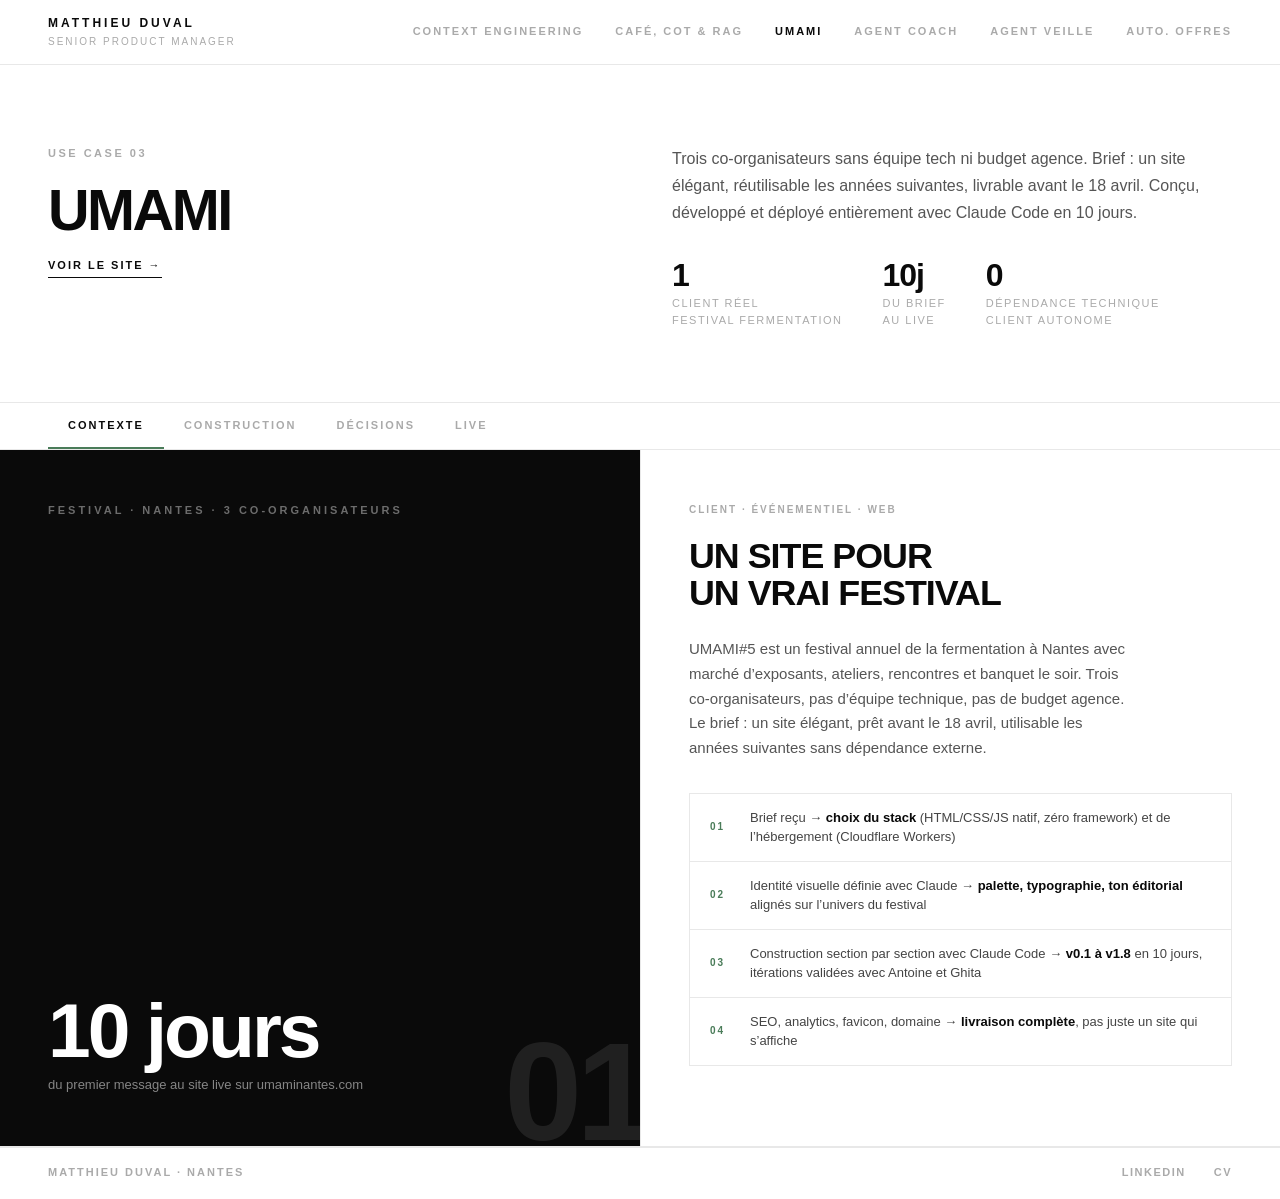
<file: umami.html>
<!DOCTYPE html>
<html lang="fr">
<head>
    <meta charset="UTF-8">
    <meta name="viewport" content="width=device-width, initial-scale=1.0">
    <title>UMAMI | Matthieu Duval</title>
    <meta name="description" content="Site livré pour un vrai client en 10 jours : festival de fermentation à Nantes. HTML/CSS natif, zéro framework, client autonome. UC03 — Book IA Matthieu Duval.">
    <meta property="og:title" content="UMAMI : Site client festival fermentation, livré en 10j · Matthieu Duval">
    <meta property="og:description" content="Brief reçu, site livré en 10 jours. HTML/CSS natif, zéro framework, client autonome. SEO indexé, analytics, billetterie branchée. Pas un prototype.">
    <meta property="og:image" content="https://matthieu-duval.com/og-image.png">
    <meta property="og:url" content="https://matthieu-duval.com/umami.html">
    <meta property="og:type" content="website">
    <meta property="og:locale" content="fr_FR">
    <link rel="canonical" href="https://matthieu-duval.com/umami.html">
    <link rel="icon" type="image/png" sizes="192x192" href="favicon.png">
    <link rel="apple-touch-icon" href="favicon.png">
    <link href="https://api.fontshare.com/v2/css?f[]=satoshi@400,500,600,700,800,900&display=swap" rel="stylesheet">
    <link rel="stylesheet" href="styles.css">
    <script defer src="https://cloud.umami.is/script.js" data-website-id="a2a6b9a6-ece9-4ab3-b295-b6476c938f98"></script>
</head>
<body>

<nav>
    <div class="nav-inner">
        <a href="index.html" class="nav-brand">
            <div class="nav-brand-name">Matthieu Duval</div>
            <div class="nav-brand-title">Senior Product Manager</div>
        </a>
        <div class="nav-links">
            <a href="infra-ia.html">Context Engineering</a>
            <a href="cafe-cot-rag.html">CAF&Eacute;, CoT &amp; RAG</a>
            <a href="umami.html" class="active">UMAMI</a>
            <a href="agent-coach.html">Agent Coach</a>
            <a href="agent-veille.html">Agent Veille</a>
            <a href="pipeline-offres.html">Auto. Offres</a>
        </div>
        <button class="burger" id="burgerBtn" aria-label="Menu" aria-expanded="false" aria-controls="mobileNav">
            <span class="burger-bar"></span>
            <span class="burger-bar"></span>
        </button>
    </div>
</nav>

<div class="mobile-nav" id="mobileNav">
    <div class="mobile-nav-header">
        <button class="mobile-nav-close" id="mobileNavClose" aria-label="Fermer">&times;</button>
    </div>
    <nav class="mobile-nav-links">
        <a href="infra-ia.html">Context Engineering</a>
        <a href="cafe-cot-rag.html">CAF&Eacute;, CoT &amp; RAG</a>
        <a href="umami.html" class="active">UMAMI</a>
        <a href="agent-coach.html">Agent Coach</a>
        <a href="agent-veille.html">Agent Veille</a>
        <a href="pipeline-offres.html">Auto. Offres</a>
    </nav>
    <div class="mobile-nav-footer">
        <a href="https://www.linkedin.com/in/matthieu-duval-pm/" target="_blank" rel="noopener noreferrer" data-umami-event="cta-linkedin">LinkedIn</a>
        <a href="CV_MATTHIEU_DUVAL_Juin_2026.pdf" download data-umami-event="cta-cv">CV</a>
    </div>
</div>

<section class="hero">
    <div class="hero-left">
        <p class="hero-eyebrow">Use case 03</p>
        <h1>UMAMI</h1>
        <div class="hero-ctas">
            <a href="https://umaminantes.com" target="_blank" rel="noopener noreferrer" class="hero-cta" data-umami-event="link-umami-site">Voir le site &rarr;</a>
        </div>
    </div>
    <div class="hero-right">
        <p class="hero-pitch">Trois co-organisateurs sans &eacute;quipe tech ni budget agence. Brief&nbsp;: un site &eacute;l&eacute;gant, r&eacute;utilisable les ann&eacute;es suivantes, livrable avant le 18&nbsp;avril. Con&ccedil;u, d&eacute;velopp&eacute; et d&eacute;ploy&eacute; enti&egrave;rement avec Claude Code en 10&nbsp;jours.</p>
        <div class="hero-stats">
            <div class="hero-stat">
                <div class="hero-stat-num">1</div>
                <div class="hero-stat-label">Client r&eacute;el<br>Festival fermentation</div>
            </div>
            <div class="hero-stat">
                <div class="hero-stat-num">10j</div>
                <div class="hero-stat-label">Du brief<br>au live</div>
            </div>
            <div class="hero-stat">
                <div class="hero-stat-num">0</div>
                <div class="hero-stat-label">D&eacute;pendance technique<br>client autonome</div>
            </div>
        </div>
    </div>
</section>

<div class="tabs">
    <div class="tabs-inner">
        <button class="tab active" data-target="case-0" data-umami-event="tab-umami-contexte">Contexte</button>
        <button class="tab" data-target="case-1" data-umami-event="tab-umami-construction">Construction</button>
        <button class="tab" data-target="case-2" data-umami-event="tab-umami-decisions">D&eacute;cisions</button>
        <button class="tab" data-target="case-3" data-umami-event="tab-umami-live">Live</button>
    </div>
</div>

<div class="cases">

    <!-- TAB 1 : Contexte -->
    <div class="case active" id="case-0">
        <div class="case-visual">
            <div class="case-method">Festival &middot; Nantes &middot; 3 co-organisateurs</div>
            <div class="case-impact-block">
                <div class="case-impact-num">10 jours</div>
                <div class="case-impact-label">du premier message au site live sur umaminantes.com</div>
            </div>
            <div class="case-visual-num">01</div>
        </div>
        <div class="case-content">
            <div>
                <div class="case-tag">Client &middot; &Eacute;v&eacute;nementiel &middot; Web</div>
                <h2 class="case-title">Un site pour<br>un vrai festival</h2>
                <p class="case-desc">UMAMI#5 est un festival annuel de la fermentation &agrave; Nantes avec march&eacute; d&rsquo;exposants, ateliers, rencontres et banquet le soir. Trois co-organisateurs, pas d&rsquo;&eacute;quipe technique, pas de budget agence. Le brief&nbsp;: un site &eacute;l&eacute;gant, pr&ecirc;t avant le 18&nbsp;avril, utilisable les ann&eacute;es suivantes sans d&eacute;pendance externe.</p>
                <div class="workflow-steps">
                    <div class="workflow-step">
                        <span class="workflow-num">01</span>
                        <span class="workflow-text">Brief re&ccedil;u &rarr; <strong>choix du stack</strong> (HTML/CSS/JS natif, z&eacute;ro framework) et de l&rsquo;h&eacute;bergement (Cloudflare Workers)</span>
                    </div>
                    <div class="workflow-step">
                        <span class="workflow-num">02</span>
                        <span class="workflow-text">Identit&eacute; visuelle d&eacute;finie avec Claude &rarr; <strong>palette, typographie, ton &eacute;ditorial</strong> align&eacute;s sur l&rsquo;univers du festival</span>
                    </div>
                    <div class="workflow-step">
                        <span class="workflow-num">03</span>
                        <span class="workflow-text">Construction section par section avec Claude Code &rarr; <strong>v0.1 &agrave; v1.8</strong> en 10 jours, it&eacute;rations valid&eacute;es avec Antoine et Ghita</span>
                    </div>
                    <div class="workflow-step">
                        <span class="workflow-num">04</span>
                        <span class="workflow-text">SEO, analytics, favicon, domaine &rarr; <strong>livraison compl&egrave;te</strong>, pas juste un site qui s&rsquo;affiche</span>
                    </div>
                </div>
            </div>
        </div>
    </div>

    <!-- TAB 2 : Construction -->
    <div class="case" id="case-1">
        <div class="case-visual">
            <div class="case-method">HTML &middot; CSS &middot; JS &middot; Leaflet &middot; ABCMaxiRound</div>
            <div class="case-impact-block">
                <div class="case-impact-num">5+8</div>
                <div class="case-impact-label">5 sections snap-scroll &middot; 8 modales interactives</div>
            </div>
            <div class="case-visual-num">02</div>
        </div>
        <div class="case-content">
            <div>
                <div class="case-tag">Architecture &middot; Contenu &middot; Interactivit&eacute;</div>
                <h2 class="case-title">5 sections,<br>8 modales</h2>
                <p class="case-desc">Une page unique en snap-scroll. Chaque section correspond &agrave; une intention &eacute;ditoriale distincte. Z&eacute;ro framework, z&eacute;ro build tool. HTML s&eacute;mantique, CSS natif avec variables, JS vanilla. Carte Leaflet interactive pour les infos pratiques.</p>
                <div class="build-steps">
                    <div class="build-step">
                        <div class="build-step-tool green">Section 1</div>
                        <div class="build-step-body">
                            <div class="build-step-title">Hero</div>
                            <div class="build-step-desc">Affiche de l&rsquo;illustrateur Arnaud en plein &eacute;cran. Illustrations cartoon flottantes (animation CSS). Effet typewriter sur le sous-titre.</div>
                        </div>
                    </div>
                    <div class="build-step">
                        <div class="build-step-tool green">Section 2</div>
                        <div class="build-step-body">
                            <div class="build-step-title">Le festival</div>
                            <div class="build-step-desc">Pr&eacute;sentation &eacute;ditoriale sur fond noir. Bubble texte, illustrations cartoon, ton fermentation revendiqu&eacute;.</div>
                        </div>
                    </div>
                    <div class="build-step">
                        <div class="build-step-tool green">Section 3</div>
                        <div class="build-step-body">
                            <div class="build-step-title">Programme</div>
                            <div class="build-step-desc">Grid 2&times;2&nbsp;: march&eacute;, ateliers, rencontres, kids. Chaque carte ouvre une modale, livret feuilletable pour les ateliers (10 pages, JS g&eacute;n&eacute;rique r&eacute;utilisable).</div>
                        </div>
                    </div>
                    <div class="build-step">
                        <div class="build-step-tool green">Section 4</div>
                        <div class="build-step-body">
                            <div class="build-step-title">Banquet</div>
                            <div class="build-step-desc">3 cheffes (Ad&eacute;lie Delajot &middot; Annie Mach &middot; Ga&euml;lle Valin). Portraits crop&eacute;s depuis photo de groupe via Python PIL. Biographies compl&egrave;tes en modale.</div>
                        </div>
                    </div>
                    <div class="build-step">
                        <div class="build-step-tool">Section 5</div>
                        <div class="build-step-body">
                            <div class="build-step-title">Infos pratiques</div>
                            <div class="build-step-desc">Split 42/58%&nbsp;: acc&egrave;s et tarifs &agrave; gauche, carte Leaflet interactive &agrave; droite. Coordonn&eacute;es GPS exactes, 4 modes d&rsquo;acc&egrave;s.</div>
                        </div>
                    </div>
                </div>
                <div class="case-learning">
                    <div class="case-learning-label">Ce que &ccedil;a r&eacute;v&egrave;le</div>
                    <div class="case-learning-text">HTML/CSS natif n&rsquo;a pas de d&eacute;pendances &agrave; mettre &agrave; jour, pas de breaking changes, pas de build pipeline &agrave; maintenir. Un choix de durabilit&eacute;, pas une &eacute;conomie de moyens.</div>
                </div>
            </div>
        </div>
    </div>

    <!-- TAB 3 : Décisions -->
    <div class="case" id="case-2">
        <div class="case-visual">
            <div class="case-method">Stack &middot; og:image &middot; Snap-scroll</div>
            <div class="case-impact-block">
                <div class="case-impact-num">3</div>
                <div class="case-impact-label">arbitrages, chacun avec son rejet et sa cons&eacute;quence</div>
            </div>
            <div class="case-visual-num">03</div>
        </div>
        <div class="case-content">
            <div>
                <div class="case-tag">Arbitrages &middot; Trade-offs &middot; Cons&eacute;quences document&eacute;es</div>
                <h2 class="case-title">Ce qui a &eacute;t&eacute;<br>arbitr&eacute;</h2>
                <div class="decisions-list">
                    <div class="decision-item">
                        <div class="decision-num">01</div>
                        <div class="decision-body">
                            <div class="decision-vs">
                                <span class="decision-option chosen">Z&eacute;ro framework</span>
                                <span class="decision-sep">vs</span>
                                <span class="decision-option rejected">React / Next.js</span>
                            </div>
                            <div class="decision-why">React aurait apport&eacute; de la structure. Mais pour un festival annuel sans &eacute;quipe tech, il aurait cr&eacute;&eacute; une d&eacute;pendance permanente&nbsp;: npm &agrave; mettre &agrave; jour, breaking changes entre &eacute;ditions, build pipeline &agrave; maintenir. HTML/CSS natif vit ind&eacute;pendamment de l&rsquo;&eacute;cosyst&egrave;me JS.</div>
                            <div class="decision-consequence"><strong>Sans ce choix&nbsp;:</strong> la mise &agrave; jour de l&rsquo;&eacute;dition suivante n&eacute;cessite un dev JS, pas juste du contenu &agrave; remplacer.</div>
                        </div>
                    </div>
                    <div class="decision-item">
                        <div class="decision-num">02</div>
                        <div class="decision-body">
                            <div class="decision-vs">
                                <span class="decision-option chosen">og:image supprim&eacute;</span>
                                <span class="decision-sep">vs</span>
                                <span class="decision-option rejected">og:image g&eacute;n&eacute;rique</span>
                            </div>
                            <div class="decision-why">Sans visuel fort en 1200&times;630px (ratio obligatoire), un og:image g&eacute;n&eacute;rique affiche un grand carr&eacute; mal cadré dans les r&eacute;sultats Google. C&rsquo;est contre-productif. Supprim&eacute; volontairement jusqu&rsquo;&agrave; avoir un visuel r&eacute;ellement adapt&eacute;.</div>
                            <div class="decision-consequence"><strong>Sans ce choix&nbsp;:</strong> les r&eacute;sultats Google affichent une image mal cadrée qui d&eacute;grade la perception du site.</div>
                        </div>
                    </div>
                    <div class="decision-item">
                        <div class="decision-num">03</div>
                        <div class="decision-body">
                            <div class="decision-vs">
                                <span class="decision-option chosen">Snap-scroll</span>
                                <span class="decision-sep">vs</span>
                                <span class="decision-option rejected">Scroll classique</span>
                            </div>
                            <div class="decision-why">Le snap-scroll force une hi&eacute;rarchie &eacute;ditoriale&nbsp;: chaque section est une &eacute;tape, une intention, une immersion. Il &eacute;vite le scroll infini sans structure et donne au site un caract&egrave;re &eacute;ditorial coh&eacute;rent avec l&rsquo;identit&eacute; du festival.</div>
                            <div class="decision-consequence"><strong>Sans ce choix&nbsp;:</strong> un scroll libre qui noie les sections dans une page sans respiration ni rythme.</div>
                        </div>
                    </div>
                </div>
                <div class="case-learning">
                    <div class="case-learning-label">Ce que &ccedil;a r&eacute;v&egrave;le</div>
                    <div class="case-learning-text">Sur un projet sans &eacute;quipe tech permanente, le mauvais stack se paie quand l&rsquo;&eacute;dition suivante d&eacute;marre. Ces trois d&eacute;cisions ont &eacute;t&eacute; prises en pensant UMAMI#6, pas UMAMI#5.</div>
                </div>
            </div>
        </div>
    </div>

    <!-- TAB 4 : Live -->
    <div class="case" id="case-3">
        <div class="case-visual">
            <div class="case-method">umaminantes.com &middot; Cloudflare Workers &middot; GitHub</div>
            <div class="case-impact-block">
                <div class="case-impact-num">v1.8</div>
                <div class="case-impact-label">18&ndash;19 avril 2026 &middot; Festival ouvert au public</div>
            </div>
            <div class="case-visual-num">04</div>
        </div>
        <div class="case-content">
            <div>
                <div class="case-tag">D&eacute;ploiement &middot; SEO &middot; Livraison compl&egrave;te</div>
                <h2 class="case-title">Livrer, c&rsquo;est plus<br>que &ldquo;&ccedil;a marche&rdquo;</h2>
                <p class="case-desc">Le site est en production sur umaminantes.com. Livr&eacute; complet&nbsp;: SEO index&eacute;, analytics en place, domaine custom, billetterie branch&eacute;e. Pas un prototype : un produit pr&ecirc;t pour le public.</p>
                <div class="workflow-steps">
                    <div class="workflow-step">
                        <span class="workflow-num">Deploy</span>
                        <span class="workflow-text"><strong>GitHub &rarr; Cloudflare Workers</strong>, auto-deploy &agrave; chaque push, en production en &lt;&thinsp;2&thinsp;min</span>
                    </div>
                    <div class="workflow-step">
                        <span class="workflow-num">SEO</span>
                        <span class="workflow-text"><strong>robots.txt &middot; sitemap.xml &middot; schema.org Event &middot; Google Search Console</strong>, indexation compl&egrave;te configur&eacute;e</span>
                    </div>
                    <div class="workflow-step">
                        <span class="workflow-num">Analytics</span>
                        <span class="workflow-text"><strong>Umami Analytics</strong>, tracking sans cookie, RGPD-compatible, dashboard live</span>
                    </div>
                    <div class="workflow-step">
                        <span class="workflow-num">Billetterie</span>
                        <span class="workflow-text"><strong>Shotgun</strong>, ateliers et banquet branch&eacute;s, liens v&eacute;rifi&eacute;s sur toutes les surfaces (hero, menu, footer)</span>
                    </div>
                </div>
                <div class="case-learning">
                    <div class="case-learning-label">Ce que &ccedil;a r&eacute;v&egrave;le</div>
                    <div class="case-learning-text">SEO, analytics, domaine, billetterie&nbsp;: sans &ccedil;a, c&rsquo;est un fichier HTML. Avec &ccedil;a, c&rsquo;est un site.</div>
                </div>
            </div>
            <a href="https://umaminantes.com" target="_blank" rel="noopener noreferrer" class="case-link" data-umami-event="link-umami-site">Voir le site &rarr;</a>
        </div>
    </div>

</div>

<footer>
    <a href="index.html" class="footer-left">Matthieu Duval &middot; Nantes</a>
    <div class="footer-right">
        <a href="https://www.linkedin.com/in/matthieu-duval-pm/" target="_blank" rel="noopener noreferrer" data-umami-event="cta-linkedin">LinkedIn</a>
        <a href="CV_MATTHIEU_DUVAL_Juin_2026.pdf" download data-umami-event="cta-cv">CV</a>
    </div>
</footer>

<button class="scroll-top" id="scrollTop" aria-label="Retour en haut">&uarr;</button>

<script>
    (function() {
        var btn = document.getElementById('scrollTop');
        window.addEventListener('scroll', function() {
            btn.classList.toggle('visible', window.scrollY > 400);
        });
        btn.addEventListener('click', function() {
            window.scrollTo({ top: 0, behavior: 'smooth' });
        });
        var tabs = document.querySelectorAll('.tab');
        var cases = document.querySelectorAll('.case');
        tabs.forEach(function(tab) {
            tab.addEventListener('click', function() {
                tabs.forEach(function(t) { t.classList.remove('active'); });
                cases.forEach(function(c) { c.classList.remove('active'); });
                tab.classList.add('active');
                document.getElementById(tab.dataset.target).classList.add('active');
            });
        });
        var burger = document.getElementById('burgerBtn');
        var mobileNav = document.getElementById('mobileNav');
        var mobileClose = document.getElementById('mobileNavClose');
        burger.addEventListener('click', function() { mobileNav.classList.add('open'); document.body.style.overflow = 'hidden'; burger.setAttribute('aria-expanded', 'true'); });
        mobileClose.addEventListener('click', function() { mobileNav.classList.remove('open'); document.body.style.overflow = ''; burger.setAttribute('aria-expanded', 'false'); });
    })();
</script>

</body>
</html>
</file>
<file: styles.css>
/* ══════════════════════════════════════════════
   RESET & BASE
   ══════════════════════════════════════════════ */

*, *::before, *::after { margin: 0; padding: 0; box-sizing: border-box; }
html { scroll-behavior: smooth; }
body { font-family: 'Satoshi', sans-serif; color: #0A0A0A; background: #FFFFFF; font-size: 15px; line-height: 1.6; }
code { font-family: 'SF Mono', 'Fira Code', monospace; font-size: 13px; background: #F0F0F0; padding: 1px 5px; border-radius: 2px; }
.case-visual code { background: transparent; color: #AAAAAA; padding: 0; font-size: inherit; }

/* ══════════════════════════════════════════════
   NAV
   ══════════════════════════════════════════════ */

nav { position: sticky; top: 0; z-index: 10; background: #FFFFFF; border-bottom: 1px solid #E8E8E8; }
.nav-inner { padding: 0 48px; display: flex; align-items: center; justify-content: space-between; height: 64px; }
.nav-brand { text-decoration: none; color: #0A0A0A; }
.nav-brand-name { font-size: 12px; font-weight: 800; letter-spacing: 3px; text-transform: uppercase; }
.nav-brand-title { font-size: 10px; color: #AAAAAA; letter-spacing: 2px; text-transform: uppercase; margin-top: 1px; }
.nav-links { display: flex; gap: 32px; }
.nav-links a { font-size: 11px; font-weight: 600; letter-spacing: 2px; text-transform: uppercase; text-decoration: none; color: #AAAAAA; transition: color 0.15s; }
.nav-links a:hover, .nav-links a.active { color: #0A0A0A; }

/* ══════════════════════════════════════════════
   HERO (pages UC)
   ══════════════════════════════════════════════ */

.hero { padding: 80px 48px 72px; display: grid; grid-template-columns: 1fr 1fr; gap: 64px; align-items: start; }
.hero-eyebrow { font-size: 11px; font-weight: 600; letter-spacing: 2.5px; text-transform: uppercase; color: #AAAAAA; margin-bottom: 20px; }
.hero h1 { font-size: clamp(44px, 4.5vw, 68px); font-weight: 900; letter-spacing: -2.5px; text-transform: uppercase; line-height: 0.95; }
.hero-accroche { font-size: 17px; line-height: 1.65; color: #444444; margin-bottom: 32px; }
.hero-stats { display: flex; gap: 40px; margin-top: 32px; flex-wrap: wrap; }
.hero-stat { min-width: 0; }
.hero-stat-num { font-size: 32px; font-weight: 900; letter-spacing: -1px; color: #0A0A0A; line-height: 1; }
.hero-stat-label { font-size: 11px; color: #AAAAAA; letter-spacing: 1.5px; text-transform: uppercase; margin-top: 4px; }

/* ══════════════════════════════════════════════
   HERO INDEX (specifique index.html)
   ══════════════════════════════════════════════ */

.page { display: flex; flex-direction: column; height: 100vh; overflow: hidden; }
.page nav { position: static; }
.page .nav-inner { max-width: none; padding: 0 48px; }
.page footer { padding-left: 48px; padding-right: 48px; }
.hero-pitch { font-size: 16px; line-height: 1.7; color: #555555; margin-bottom: 0; }
.hero-pitch + .hero-pitch { margin-top: 14px; }
.hero-pitch a { color: #0A0A0A; font-weight: 700; text-decoration: underline; text-underline-offset: 3px; }
.hero-ctas { display: flex; gap: 20px; margin-top: 20px; }
.hero-cta { font-size: 11px; font-weight: 700; letter-spacing: 2px; text-transform: uppercase; text-decoration: none; color: #0A0A0A; border-bottom: 1px solid #0A0A0A; padding-bottom: 2px; transition: opacity 0.15s; }
.hero-cta:hover { opacity: 0.4; }

/* ══════════════════════════════════════════════
   HERO COVER — INDEX
   ══════════════════════════════════════════════ */

.hero-cover { flex: 1; display: flex; flex-direction: column; min-height: 0; overflow: hidden; }
.hero-cover-narrative { flex: 1; padding: 36px 48px 28px; display: flex; flex-direction: column; gap: 20px; }
.hero-cover-h1 { font-size: clamp(48px, 5.5vw, 76px); font-weight: 900; letter-spacing: -4px; text-transform: uppercase; line-height: 0.92; color: #0A0A0A; margin: 0; }
.hero-cover-story { display: flex; flex-direction: column; gap: 14px; max-width: 620px; }
.hero-cover-pitch { font-size: 15px; line-height: 1.72; color: #555555; font-weight: 400; }
.hero-cover-byline { display: flex; align-items: center; }
.hero-cover-byline a { font-size: 11px; font-weight: 700; letter-spacing: 2px; text-transform: uppercase; color: #0A0A0A; text-decoration: none; border-bottom: 1px solid #0A0A0A; padding-bottom: 2px; transition: opacity 0.15s; }
.hero-cover-byline a:hover { opacity: 0.4; }
.hero-cover-byline-sep { display: inline-block; width: 3px; height: 3px; border-radius: 50%; background: #CCCCCC; margin: 0 14px; flex-shrink: 0; }
.hero-cover-proof { background: #F7F7F5; padding: 16px 48px 18px; flex-shrink: 0; }
.hero-cover-grid { display: grid; grid-template-columns: repeat(3, 1fr); gap: 0; }
.hero-cover-col { display: flex; flex-direction: column; padding-right: 32px; border-right: 1px solid #EBEBEB; }
.hero-cover-col:last-child { border-right: none; padding-right: 0; padding-left: 32px; }
.hero-cover-col:nth-child(2) { padding-left: 32px; }
.hero-cover-col-num { font-size: 11px; font-weight: 700; letter-spacing: 2px; color: #D0D0D0; margin-bottom: 10px; }
.hero-cover-col-label { font-size: 10px; font-weight: 700; letter-spacing: 2.5px; text-transform: uppercase; color: #4A7C59; margin-bottom: 7px; }
.hero-cover-col-text { font-size: 13px; line-height: 1.65; color: #888888; }

/* ══════════════════════════════════════════════
   UC STRIP — INDEX (bande 7 use cases)
   ══════════════════════════════════════════════ */

.uc-intro { padding: 20px 48px 14px; font-size: 13px; color: #AAAAAA; letter-spacing: 0.3px; }
.uc-strip { display: grid; grid-template-columns: repeat(6, 1fr); border-top: 1px solid #D8D8D8; flex-shrink: 0; }
.ucs-card { display: flex; flex-direction: column; justify-content: space-between; padding: 18px 20px 22px; border-right: 1px solid #E8E8E8; text-decoration: none; color: #0A0A0A; transition: background 0.13s ease; min-height: 150px; }
.ucs-card:last-child { border-right: none; }
.ucs-card:hover { background: #0A0A0A; }
.ucs-card-top { display: flex; flex-direction: column; gap: 8px; }
.ucs-num { font-size: 11px; font-weight: 600; letter-spacing: 2px; color: #AAAAAA; transition: color 0.13s ease; }
.ucs-card:hover .ucs-num { color: rgba(255,255,255,0.35); }
.ucs-tag { font-size: 10px; font-weight: 600; letter-spacing: 1.5px; text-transform: uppercase; color: #AAAAAA; transition: color 0.13s ease; }
.ucs-card:hover .ucs-tag { color: rgba(255,255,255,0.45); }
.ucs-title { font-size: clamp(11px, 1vw, 14px); font-weight: 900; text-transform: uppercase; letter-spacing: -0.3px; line-height: 1.25; color: #0A0A0A; transition: color 0.13s ease; }
.ucs-card:hover .ucs-title { color: #FFFFFF; }
.ucs-arrow { font-size: 14px; color: #CCCCCC; transition: color 0.13s ease, transform 0.13s ease; align-self: flex-end; }
.ucs-card:hover .ucs-arrow { color: #FFFFFF; transform: translateX(3px); }

/* ══════════════════════════════════════════════
   TABS
   ══════════════════════════════════════════════ */

.tabs { position: sticky; top: 64px; z-index: 9; background: #FFFFFF; border-top: 1px solid #E8E8E8; border-bottom: 1px solid #E8E8E8; }
.tabs-inner { padding: 0 48px; display: flex; }
.tab { font-family: 'Satoshi', sans-serif; font-size: 11px; font-weight: 700; letter-spacing: 2px; text-transform: uppercase; color: #AAAAAA; background: transparent; border: none; border-bottom: 2px solid transparent; padding: 16px 20px; cursor: pointer; transition: color 0.15s, border-color 0.15s; }
.tab:hover { color: #0A0A0A; }
.tab.active { color: #0A0A0A; border-bottom: 2px solid #4A7C59; }

/* ══════════════════════════════════════════════
   CASE STUDIES (pages UC)
   ══════════════════════════════════════════════ */

.cases { }
.case { display: none; grid-template-columns: 1fr 1fr; min-height: 480px; border-bottom: 1px solid #E8E8E8; }
.case.active { display: grid; }
.case:last-child { border-bottom: none; }
.case:nth-child(even) .case-visual { order: 2; }
.case:nth-child(even) .case-content { order: 1; }

.case-visual { background: #0A0A0A; display: flex; flex-direction: column; justify-content: space-between; padding: 52px 48px; position: relative; overflow: hidden; }
.case-visual-num { font-size: 140px; font-weight: 900; color: rgba(255,255,255,0.09); line-height: 1; position: absolute; bottom: -16px; right: -8px; letter-spacing: -6px; user-select: none; }
.case-method { font-size: 11px; font-weight: 700; letter-spacing: 3px; text-transform: uppercase; color: rgba(255,255,255,0.4); }
.case-impact-block { position: relative; z-index: 1; }
.case-impact-num { font-size: clamp(56px, 6vw, 88px); font-weight: 900; letter-spacing: -3px; color: #FFFFFF; line-height: 1; }
.case-impact-label { font-size: 13px; color: rgba(255,255,255,0.5); margin-top: 8px; line-height: 1.3; }

.case-content { padding: 52px 48px; display: flex; flex-direction: column; justify-content: space-between; border-left: 1px solid #E8E8E8; }
.case:nth-child(even) .case-content { border-left: none; border-right: 1px solid #E8E8E8; }
.case-content-top { display: flex; flex-direction: column; }
.case-tag { font-size: 10px; font-weight: 700; letter-spacing: 2px; text-transform: uppercase; color: #AAAAAA; margin-bottom: 20px; }
.case-title { font-size: clamp(28px, 2.8vw, 40px); font-weight: 900; letter-spacing: -1px; text-transform: uppercase; line-height: 1.05; margin-bottom: 24px; }
.case-desc { font-size: 15px; color: #555555; line-height: 1.65; max-width: 440px; margin-bottom: 32px; }

/* ══════════════════════════════════════════════
   CONTENT LABEL (sous-titre de section dans case-content)
   ══════════════════════════════════════════════ */

.content-label { font-size: 12px; font-weight: 700; letter-spacing: 1.5px; text-transform: uppercase; color: #AAAAAA; margin-bottom: 12px; }

/* ══════════════════════════════════════════════
   CASE LEARNING
   ══════════════════════════════════════════════ */

.case-learning { border-left: 2px solid #4A7C59; padding: 12px 18px; background: #F7F7F7; margin-bottom: 32px; border-radius: 2px; }
.case-learning-label { font-size: 10px; font-weight: 700; letter-spacing: 2px; text-transform: uppercase; color: #AAAAAA; margin-bottom: 5px; }
.case-learning-text { font-size: 14px; font-weight: 700; color: #0A0A0A; line-height: 1.35; }

/* CASE PAGER — barre de navigation entre cases d'un même tab (infra-ia.html) */
.case-pager-bar { padding: 0 48px; display: flex; border-bottom: 1px solid #E8E8E8; background: #FFFFFF; }
.case-pager-btn { font-family: 'Satoshi', sans-serif; font-size: 10px; font-weight: 600; letter-spacing: 1.5px; text-transform: uppercase; color: #BBBBBB; background: none; border: none; border-bottom: 2px solid transparent; cursor: pointer; padding: 10px 20px 8px 20px; transition: color 0.15s, border-color 0.15s; }
.case-pager-btn:hover { color: #555555; }
.case-pager-btn.active { color: #0A0A0A; border-bottom-color: #AAAAAA; }

/* ══════════════════════════════════════════════
   CASE LINK
   ══════════════════════════════════════════════ */

.case-link { display: inline-flex; align-items: center; gap: 10px; font-size: 11px; font-weight: 700; letter-spacing: 2px; text-transform: uppercase; color: #0A0A0A; text-decoration: none; border-bottom: 1px solid #0A0A0A; padding-bottom: 2px; transition: opacity 0.15s; align-self: flex-start; margin-top: auto; }
.case-link:hover { opacity: 0.4; }

/* ══════════════════════════════════════════════
   SECTIONS GRID
   ══════════════════════════════════════════════ */

.sections-grid { display: grid; grid-template-columns: 1fr 1fr; gap: 1px; background: #E8E8E8; border: 1px solid #E8E8E8; margin-bottom: 28px; }
.section-item { background: #FFFFFF; padding: 16px 20px; display: flex; gap: 14px; align-items: flex-start; transition: background 0.15s; }
.section-item:hover { background: #F7F7F7; }
.section-rank { font-size: 10px; font-weight: 800; letter-spacing: 2px; color: #4A7C59; padding-top: 2px; flex-shrink: 0; }
.section-name { font-size: 12px; font-weight: 700; letter-spacing: 0.5px; text-transform: uppercase; color: #0A0A0A; margin-bottom: 4px; }
.section-desc { font-size: 13px; color: #888888; line-height: 1.5; }

/* ══════════════════════════════════════════════
   BUILD STEPS
   ══════════════════════════════════════════════ */

.build-steps { display: flex; flex-direction: column; gap: 1px; background: #E8E8E8; border: 1px solid #E8E8E8; margin-bottom: 28px; }
.build-step { background: #FFFFFF; padding: 18px 20px; display: flex; gap: 20px; align-items: flex-start; transition: background 0.15s; }
.build-step:hover { background: #F7F7F7; }
.build-step-tool { font-size: 10px; font-weight: 800; letter-spacing: 1.5px; text-transform: uppercase; color: #FFFFFF; background: #0A0A0A; padding: 4px 10px; border-radius: 2px; flex-shrink: 0; margin-top: 2px; white-space: nowrap; }
.build-step-tool.green { background: #4A7C59; }
.build-step-body { flex: 1; }
.build-step-title { font-size: 13px; font-weight: 700; color: #0A0A0A; margin-bottom: 3px; }
.build-step-desc { font-size: 13px; color: #888888; line-height: 1.5; }

/* ══════════════════════════════════════════════
   WORKFLOW STEPS
   ══════════════════════════════════════════════ */

.workflow-steps { display: flex; flex-direction: column; gap: 1px; background: #E8E8E8; border: 1px solid #E8E8E8; margin-top: 28px; margin-bottom: 28px; }
.workflow-step { background: #FFFFFF; padding: 14px 20px; display: flex; gap: 16px; align-items: center; transition: background 0.15s; }
.workflow-step:hover { background: #F7F7F7; }
.workflow-num { font-size: 10px; font-weight: 800; letter-spacing: 2px; color: #4A7C59; flex-shrink: 0; min-width: 24px; }
.workflow-text { font-size: 13px; color: #444444; line-height: 1.5; }
.workflow-text strong { color: #0A0A0A; font-weight: 700; }

/* ══════════════════════════════════════════════
   DECISIONS
   ══════════════════════════════════════════════ */

.decisions-list { display: flex; flex-direction: column; gap: 1px; background: #E8E8E8; border: 1px solid #E8E8E8; margin-bottom: 28px; }
.decision-item { background: #FFFFFF; padding: 20px; display: flex; gap: 20px; align-items: flex-start; transition: background 0.15s; }
.decision-item:hover { background: #F7F7F7; }
.decision-num { font-size: 10px; font-weight: 800; letter-spacing: 2px; color: #AAAAAA; padding-top: 3px; flex-shrink: 0; min-width: 20px; }
.decision-body { flex: 1; }
.decision-vs { display: flex; gap: 10px; align-items: center; margin-bottom: 10px; flex-wrap: wrap; }
.decision-option { font-size: 11px; font-weight: 700; letter-spacing: 1px; text-transform: uppercase; padding: 3px 10px; border-radius: 2px; }
.decision-option.chosen { background: #0A0A0A; color: #FFFFFF; }
.decision-option.rejected { background: #F0F0F0; color: #AAAAAA; text-decoration: line-through; }
.decision-sep { font-size: 11px; color: #CCCCCC; font-weight: 700; }
.decision-why { font-size: 13px; color: #555555; line-height: 1.6; margin-bottom: 8px; }
.decision-consequence { font-size: 12px; color: #888888; line-height: 1.5; font-style: italic; border-top: 1px solid #F0F0F0; padding-top: 8px; margin-top: 4px; }
.decision-consequence strong { color: #0A0A0A; font-style: normal; font-weight: 700; }

/* ══════════════════════════════════════════════
   PROMPT VERSIONS
   ══════════════════════════════════════════════ */

.prompt-versions { display: flex; gap: 1px; background: #E8E8E8; border: 1px solid #E8E8E8; margin-bottom: 28px; }
.prompt-version { background: #FFFFFF; padding: 20px; flex: 1; transition: background 0.15s; }
.prompt-version:hover { background: #F7F7F7; }
.prompt-v-label { font-size: 10px; font-weight: 800; letter-spacing: 2px; text-transform: uppercase; color: #AAAAAA; margin-bottom: 8px; }
.prompt-v-num { font-size: 28px; font-weight: 900; letter-spacing: -1px; color: #0A0A0A; line-height: 1; margin-bottom: 8px; }
.prompt-v-num.active-v { color: #4A7C59; }
.prompt-v-desc { font-size: 13px; color: #888888; line-height: 1.5; }

/* ══════════════════════════════════════════════
   MODES GRID
   ══════════════════════════════════════════════ */

.modes-grid { display: grid; grid-template-columns: 1fr 1fr; gap: 1px; background: #E8E8E8; border: 1px solid #E8E8E8; margin-bottom: 32px; }
.mode-item { background: #FFFFFF; padding: 18px 20px; display: flex; gap: 14px; align-items: flex-start; transition: background 0.15s; }
.mode-item:hover { background: #F7F7F7; }
.mode-num { font-size: 10px; font-weight: 800; letter-spacing: 2px; color: #4A7C59; padding-top: 2px; flex-shrink: 0; }
.mode-name { font-size: 12px; font-weight: 700; letter-spacing: 1px; text-transform: uppercase; color: #0A0A0A; margin-bottom: 4px; }
.mode-desc { font-size: 13px; color: #888888; line-height: 1.5; }

/* ══════════════════════════════════════════════
   FOOTER
   ══════════════════════════════════════════════ */

footer { border-top: 1px solid #E8E8E8; height: 52px; padding: 0 48px; display: flex; align-items: center; justify-content: space-between; }
.footer-left { font-size: 11px; font-weight: 600; letter-spacing: 2px; text-transform: uppercase; color: #AAAAAA; text-decoration: none; transition: color 0.15s; }
.footer-left:hover { color: #0A0A0A; }
.footer-right { display: flex; gap: 28px; }
.footer-right a { font-size: 11px; font-weight: 600; letter-spacing: 1.5px; text-transform: uppercase; color: #AAAAAA; text-decoration: none; transition: color 0.15s; }
.footer-right a:hover { color: #0A0A0A; }

/* ══════════════════════════════════════════════
   SCROLL TOP
   ══════════════════════════════════════════════ */

.scroll-top { position: fixed; bottom: 32px; right: 32px; width: 44px; height: 44px; background: #0A0A0A; color: #FFFFFF; border: none; cursor: pointer; font-size: 16px; display: flex; align-items: center; justify-content: center; opacity: 0; visibility: hidden; transition: opacity 0.2s, visibility 0.2s; border-radius: 2px; }
.scroll-top.visible { opacity: 1; visibility: visible; }

/* ══════════════════════════════════════════════
   PERSONAL OS — UC06
   ══════════════════════════════════════════════ */

.case-diagram  { grid-column: 1 / -1; padding: 48px; overflow-x: auto; }
.os-preamble   { font-size: 14px; font-weight: 400; color: #555555; line-height: 1.6; margin-bottom: 36px; border-left: 2px solid #4A7C59; padding-left: 16px; }
.os-svg        { width: 100%; height: auto; display: block; min-width: 600px; }
.os-sep        { stroke: #F0F0F0; stroke-width: 1; }
.os-brief      { font-family: 'Satoshi', sans-serif; font-size: 11px; font-weight: 700; letter-spacing: 2.5px; fill: #0A0A0A; }
.os-brief-ex   { font-family: 'Satoshi', sans-serif; font-size: 8px; font-weight: 500; fill: #AAAAAA; }
.os-line-on    { stroke: #0A0A0A; stroke-width: 1.5; fill: none; }
.os-line-off   { stroke: #EEEEEE; stroke-width: 1; stroke-dasharray: 4 3; fill: none; }
.os-pm         { fill: #4A7C59; }
.os-pm-lbl     { font-family: 'Satoshi', sans-serif; font-size: 9px; font-weight: 700; fill: #FFFFFF; }
.os-node-on    { fill: #FFFFFF; stroke: #0A0A0A; stroke-width: 1.5; }
.os-node-off   { fill: #FFFFFF; stroke: #EEEEEE; stroke-width: 1; }
.os-lbl-on     { font-family: 'Satoshi', sans-serif; font-size: 7px; font-weight: 700; letter-spacing: 0.5px; fill: #0A0A0A; }
.os-lbl-off    { font-family: 'Satoshi', sans-serif; font-size: 7px; font-weight: 400; fill: #DDDDDD; }
.os-count      { font-family: 'Satoshi', sans-serif; font-size: 8px; font-weight: 600; letter-spacing: 1.5px; fill: #4A7C59; }

/* ══════════════════════════════════════════════
   BURGER / MOBILE NAV
   ══════════════════════════════════════════════ */

.burger { display: none; flex-direction: column; gap: 7px; cursor: pointer; background: none; border: none; padding: 4px; }
.burger-bar { display: block; width: 22px; height: 1.5px; background: #0A0A0A; }

.mobile-nav { position: fixed; inset: 0; background: #FFFFFF; z-index: 100; transform: translateX(100%); transition: transform 0.35s cubic-bezier(0.4, 0, 0.2, 1); display: flex; flex-direction: column; padding: 28px 24px; }
.mobile-nav.open { transform: translateX(0); }
.mobile-nav-header { display: flex; justify-content: flex-end; margin-bottom: 40px; }
.mobile-nav-close { background: none; border: none; cursor: pointer; font-size: 32px; font-weight: 300; color: #0A0A0A; padding: 0; line-height: 1; }
.mobile-nav-links { display: flex; flex-direction: column; }
.mobile-nav-links a { font-size: 36px; font-weight: 900; letter-spacing: -1.5px; text-transform: uppercase; text-decoration: none; color: #CCCCCC; padding: 18px 0; border-bottom: 1px solid #E8E8E8; transition: color 0.15s; line-height: 1; }
.mobile-nav-links a:first-child { border-top: 1px solid #E8E8E8; }
.mobile-nav-links a:hover, .mobile-nav-links a.active { color: #0A0A0A; }
.mobile-nav-footer { margin-top: auto; padding-top: 32px; display: flex; gap: 24px; }
.mobile-nav-footer a { font-size: 11px; font-weight: 600; letter-spacing: 2px; text-transform: uppercase; color: #AAAAAA; text-decoration: none; transition: color 0.15s; }
.mobile-nav-footer a:hover { color: #0A0A0A; }

/* ══════════════════════════════════════════════
   MOBILE
   ══════════════════════════════════════════════ */

@media (max-width: 768px) {
    .nav-inner { padding: 0 24px; }
    .nav-links { display: none; }
    .burger { display: flex; }

    /* Hero UC */
    .hero { grid-template-columns: 1fr; padding: 48px 24px 40px; gap: 32px; }
    .hero-stats { gap: 24px; }

    /* Hero index — nouveau layout */
    .page { height: auto; overflow: visible; }
    .page .nav-inner { padding: 0 24px; }
    .page footer { padding-left: 24px; padding-right: 24px; }
    .hero-cover { flex: none; }
    .hero-cover-narrative { padding: 28px 24px 24px; gap: 20px; }
    .hero-cover-h1 { font-size: clamp(40px, 10vw, 56px); letter-spacing: -2px; }
    .hero-cover-proof { padding: 24px 24px 28px; }
    .hero-cover-grid { grid-template-columns: 1fr; gap: 20px; }
    .hero-cover-col { padding-right: 0; padding-left: 0; border-right: none; border-bottom: 1px solid #EBEBEB; padding-bottom: 20px; }
    .hero-cover-col:last-child { border-bottom: none; padding-bottom: 0; padding-left: 0; }
    .hero-cover-col:nth-child(2) { padding-left: 0; }
    .uc-intro { padding: 16px 24px 12px; }
    .uc-strip { grid-template-columns: repeat(2, 1fr); border-top: 1px solid #0A0A0A; }
    .ucs-card { border-right: 1px solid #E8E8E8; border-bottom: 1px solid #E8E8E8; min-height: 120px; }
    .ucs-card:nth-child(2n) { border-right: none; }
    .ucs-title { font-size: 13px; }
    /* Tabs */
    .tabs-inner { padding: 0 24px; overflow-x: auto; }
    .case-pager-bar { padding: 0 24px; overflow-x: auto; }
    .case-pager-btn { padding: 10px 16px 8px 16px; white-space: nowrap; }
    .tab { padding: 14px 16px; white-space: nowrap; }

    /* Diagram */
    .case-diagram { padding: 32px 24px 28px; }

    /* Cases */
    .case { grid-template-columns: 1fr; min-height: auto; }
    .case:nth-child(even) .case-visual { order: 1; }
    .case:nth-child(even) .case-content { order: 2; }
    .case-visual { min-height: 280px; padding: 36px 24px; }
    .case-visual-num { font-size: 96px; }
    .case-content { padding: 36px 24px; border-left: none !important; border-right: none !important; }

    /* UC3 grids */
    .sections-grid { grid-template-columns: 1fr; }
    .prompt-versions { flex-direction: column; }

    /* Modes grid */
    .modes-grid { grid-template-columns: 1fr; }

    /* Footer */
    footer { height: auto; padding: 20px 24px; flex-direction: column; gap: 12px; }
}
</file>
